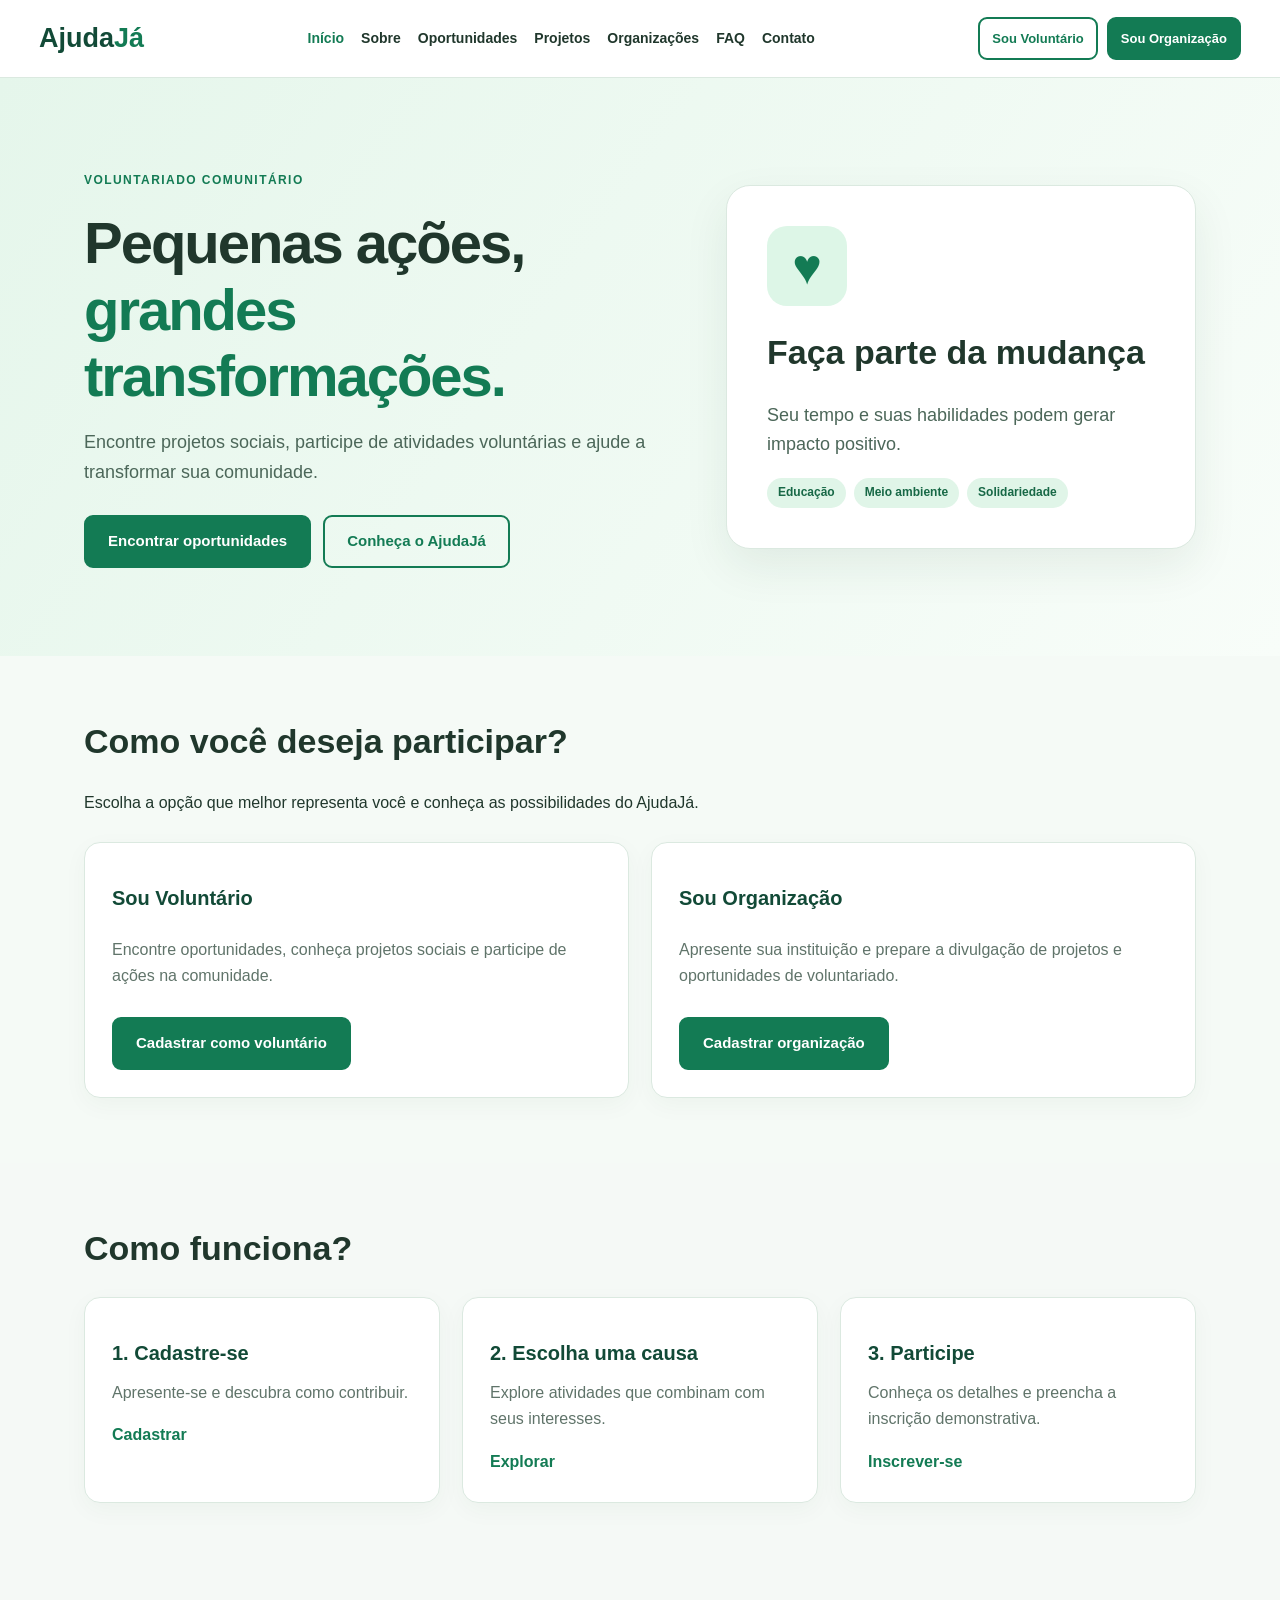
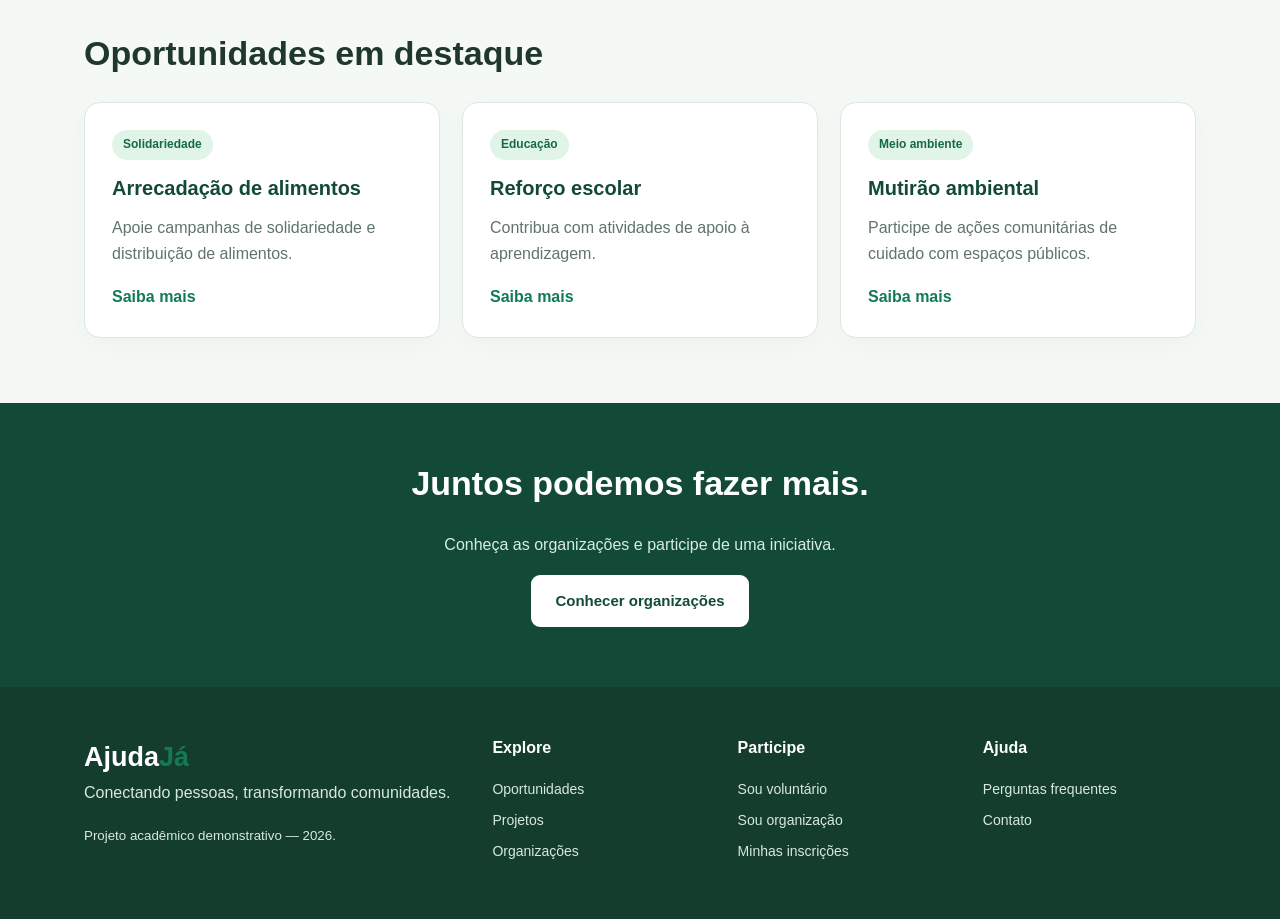
<file: html/index.html>
<!DOCTYPE html>
<html lang="pt-BR">

<head>
    <meta charset="UTF-8">
    <meta name="viewport" content="width=device-width, initial-scale=1.0">
    <meta name="description" content="AjudaJá: conectando voluntários a projetos sociais.">
    <meta name="author" content="Rikelme Weverton">
    <title>Início | AjudaJá</title>
    <link rel="stylesheet" href="../css/index.css">
</head>

<body>
    <a class="skip-link" href="#conteudo">Pular para conteúdo</a>
    <header id="cabecalho" class="site-header">
        <nav id="menu-principal" class="navbar" aria-label="Navegação principal"><a class="logo"
                href="index.html">Ajuda<span>Já</span></a>
            <ul class="menu">
                <li><a href="index.html" aria-current="page">Início</a></li>
                <li><a href="sobre.html">Sobre</a></li>
                <li><a href="oportunidades.html">Oportunidades</a></li>
                <li><a href="projetos.html">Projetos</a></li>
                <li><a href="organizacoes.html">Organizações</a></li>
                <li><a href="faq.html">FAQ</a></li>
                <li><a href="contato.html">Contato</a></li>
            </ul>
            <div class="nav-cadastros" aria-label="Opções de cadastro"><a class="btn-outline btn-small"
                    href="cadastro-voluntario.html">Sou Voluntário</a><a class="btn btn-small"
                    href="cadastro-organizacao.html">Sou Organização</a></div>
        </nav>
    </header>
    <main id="conteudo">
        <section class="hero">
            <div class="container hero-grid">
                <div><span class="eyebrow">Voluntariado comunitário</span>
                    <h1>Pequenas ações, <em>grandes transformações.</em></h1>
                    <p>Encontre projetos sociais, participe de atividades voluntárias e ajude a transformar sua
                        comunidade.</p>
                    <div class="actions"><a class="btn" href="oportunidades.html">Encontrar oportunidades</a><a
                            class="btn-outline" href="sobre.html">Conheça o AjudaJá</a></div>
                </div>
                <div class="hero-panel"><span class="hero-symbol" aria-hidden="true">♥</span>
                    <h2>Faça parte da mudança</h2>
                    <p>Seu tempo e suas habilidades podem gerar impacto positivo.</p>
                    <div class="pill-row"><span>Educação</span><span>Meio ambiente</span><span>Solidariedade</span>
                    </div>
                </div>
            </div>
        </section>
        <section class="section escolha-cadastro" aria-labelledby="titulo-cadastro">
            <div class="container">
                <h2 id="titulo-cadastro">Como você deseja participar?</h2>
                <p>Escolha a opção que melhor representa você e conheça as possibilidades do AjudaJá.</p>
                <div class="cards">
                    <article class="card">
                        <h3>Sou Voluntário</h3>
                        <p>Encontre oportunidades, conheça projetos sociais e participe de ações na comunidade.</p><a
                            class="btn" href="cadastro-voluntario.html">Cadastrar como voluntário</a>
                    </article>
                    <article class="card">
                        <h3>Sou Organização</h3>
                        <p>Apresente sua instituição e prepare a divulgação de projetos e oportunidades de voluntariado.
                        </p><a class="btn" href="cadastro-organizacao.html">Cadastrar organização</a>
                    </article>
                </div>
            </div>
        </section>
        <section class="section">
            <div class="container">
                <h2>Como funciona?</h2>
                <div class="cards">
                    <article class="card">
                        <h3>1. Cadastre-se</h3>
                        <p>Apresente-se e descubra como contribuir.</p><a class="text-link"
                            href="cadastro-voluntario.html">Cadastrar</a>
                    </article>
                    <article class="card">
                        <h3>2. Escolha uma causa</h3>
                        <p>Explore atividades que combinam com seus interesses.</p><a class="text-link"
                            href="oportunidades.html">Explorar</a>
                    </article>
                    <article class="card">
                        <h3>3. Participe</h3>
                        <p>Conheça os detalhes e preencha a inscrição demonstrativa.</p><a class="text-link"
                            href="inscricao.html">Inscrever-se</a>
                    </article>
                </div>
            </div>
        </section>
        <section class="section">
            <div class="container">
                <h2>Oportunidades em destaque</h2>
                <div class="cards">
                    <article class="card"><span class="tag">Solidariedade</span>
                        <h3>Arrecadação de alimentos</h3>
                        <p>Apoie campanhas de solidariedade e distribuição de alimentos.</p><a class="text-link"
                            href="detalhes.html">Saiba mais</a>
                    </article>
                    <article class="card"><span class="tag">Educação</span>
                        <h3>Reforço escolar</h3>
                        <p>Contribua com atividades de apoio à aprendizagem.</p><a class="text-link"
                            href="detalhes.html">Saiba mais</a>
                    </article>
                    <article class="card"><span class="tag">Meio ambiente</span>
                        <h3>Mutirão ambiental</h3>
                        <p>Participe de ações comunitárias de cuidado com espaços públicos.</p><a class="text-link"
                            href="detalhes.html">Saiba mais</a>
                    </article>
                </div>
            </div>
        </section>
        <section class="cta">
            <div class="container">
                <h2>Juntos podemos fazer mais.</h2>
                <p>Conheça as organizações e participe de uma iniciativa.</p><a class="btn-light"
                    href="organizacoes.html">Conhecer organizações</a>
            </div>
        </section>
    </main>
    <footer id="rodape" class="site-footer">
        <div class="container footer-grid">
            <div><a class="logo footer-logo" href="index.html">Ajuda<span>Já</span></a>
                <p>Conectando pessoas, transformando comunidades.</p><small>Projeto acadêmico demonstrativo —
                    2026.</small>
            </div>
            <div>
                <h3>Explore</h3><a href="oportunidades.html">Oportunidades</a><a href="projetos.html">Projetos</a><a
                    href="organizacoes.html">Organizações</a>
            </div>
            <div>
                <h3>Participe</h3><a href="cadastro-voluntario.html">Sou voluntário</a><a
                    href="cadastro-organizacao.html">Sou organização</a><a href="minhas-inscricoes.html">Minhas
                    inscrições</a>
            </div>
            <div>
                <h3>Ajuda</h3><a href="faq.html">Perguntas frequentes</a><a href="contato.html">Contato</a>
            </div>
        </div>
    </footer>
</body>

</html>
</file>
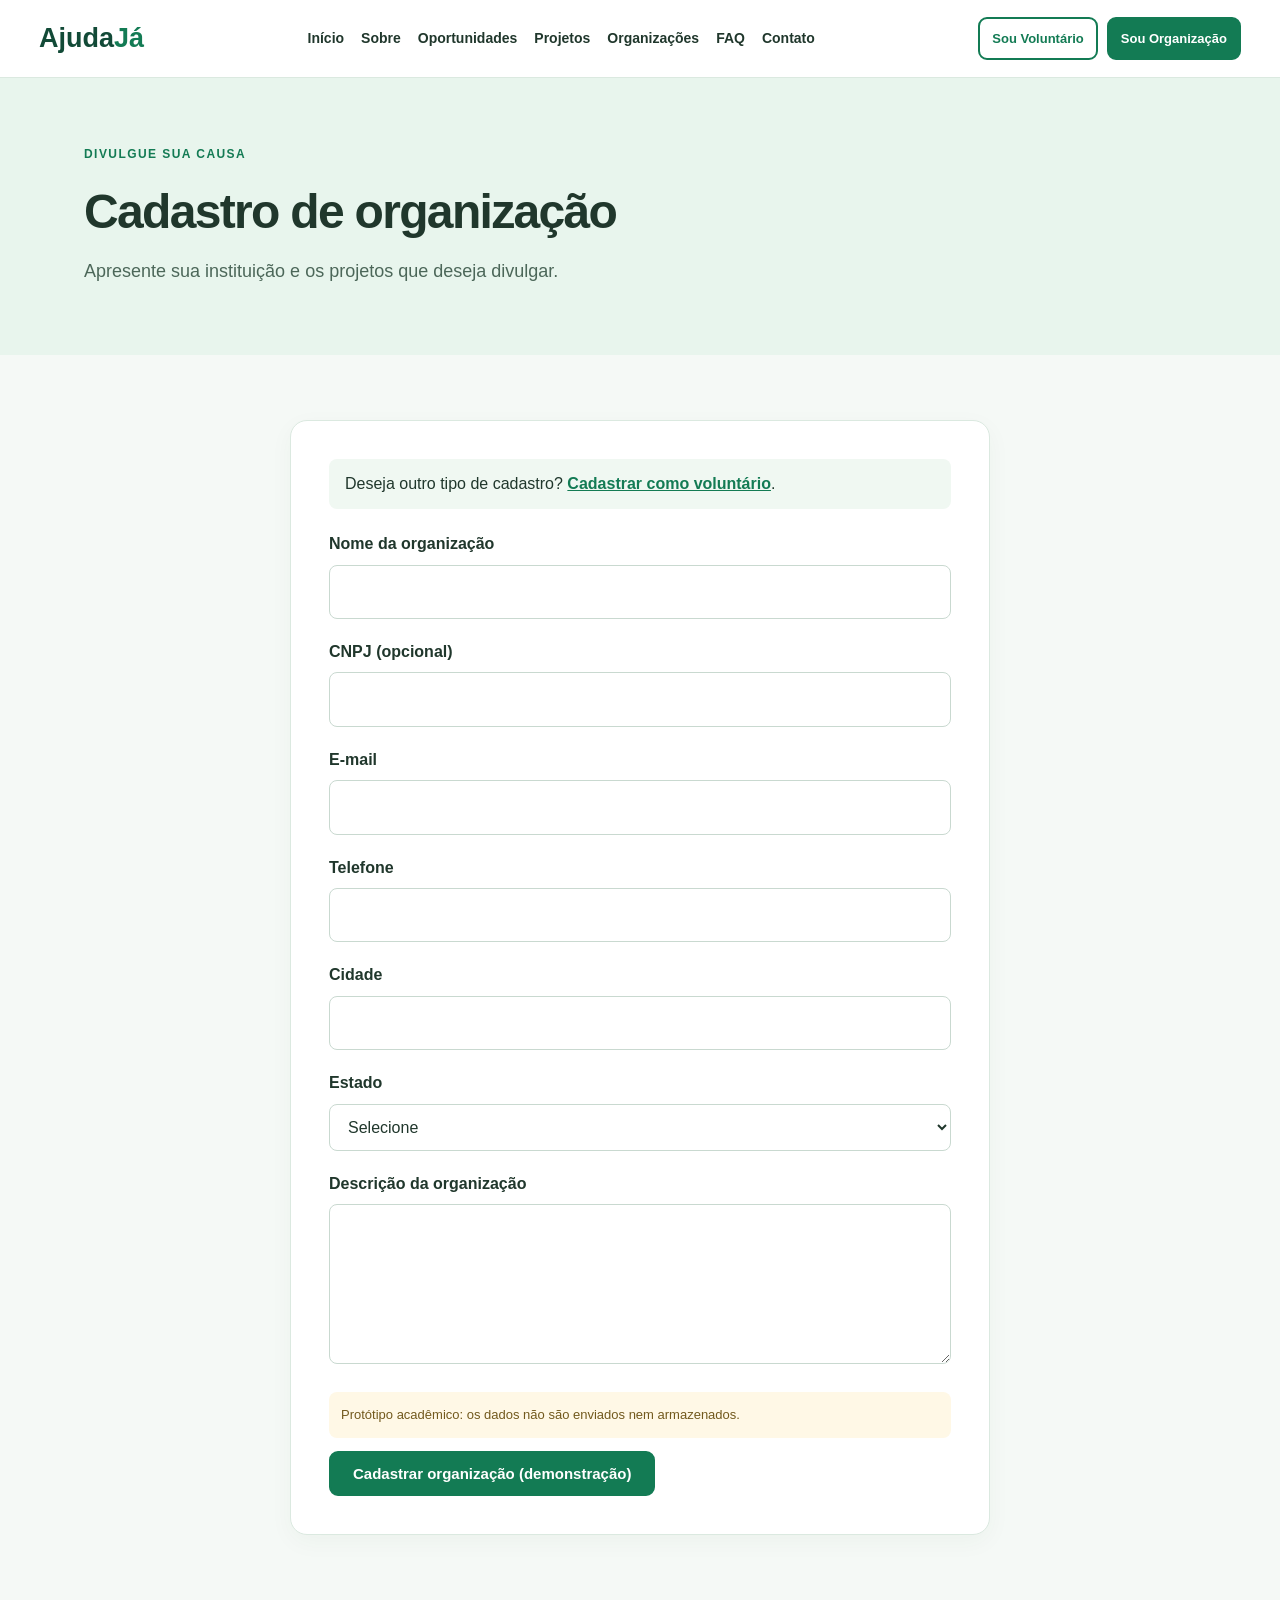
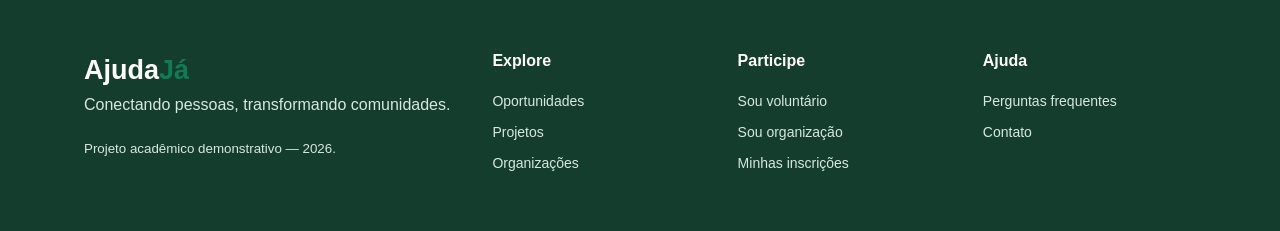
<file: html/cadastro-organizacao.html>
<!DOCTYPE html>
<html lang="pt-BR">

<head>
    <meta charset="UTF-8">
    <meta name="viewport" content="width=device-width, initial-scale=1.0">
    <meta name="description" content="AjudaJá: conectando voluntários a projetos sociais.">
    <meta name="author" content="Rikelme Weverton">
    <title>Cadastro de organização | AjudaJá</title>
    <link rel="stylesheet" href="../css/cadastro-organizacao.css">
</head>

<body>
    <a class="skip-link" href="#conteudo">Pular para conteúdo</a>
    <header id="cabecalho" class="site-header">
        <nav id="menu-principal" class="navbar" aria-label="Navegação principal"><a class="logo"
                href="index.html">Ajuda<span>Já</span></a>
            <ul class="menu">
                <li><a href="index.html">Início</a></li>
                <li><a href="sobre.html">Sobre</a></li>
                <li><a href="oportunidades.html">Oportunidades</a></li>
                <li><a href="projetos.html">Projetos</a></li>
                <li><a href="organizacoes.html">Organizações</a></li>
                <li><a href="faq.html">FAQ</a></li>
                <li><a href="contato.html">Contato</a></li>
            </ul>
            <div class="nav-cadastros" aria-label="Opções de cadastro"><a class="btn-outline btn-small"
                    href="cadastro-voluntario.html">Sou Voluntário</a><a class="btn btn-small"
                    href="cadastro-organizacao.html">Sou Organização</a></div>
        </nav>
    </header>
    <main id="conteudo">
        <section class="page-intro">
            <div class="container"><span class="eyebrow">Divulgue sua causa</span>
                <h1>Cadastro de organização</h1>
                <p>Apresente sua instituição e os projetos que deseja divulgar.</p>
            </div>
        </section>
        <section class="section">
            <div class="container">
                <div class="form-container">
                    <p class="troca-cadastro">Deseja outro tipo de cadastro? <a
                            href="cadastro-voluntario.html">Cadastrar como voluntário</a>.</p>
                    <form action="#" method="get" onsubmit="return false">
                        <div class="campo"><label for="nome">Nome da organização</label><input id="nome" name="nome"
                                type="text" placeholder="" required></div>
                        <div class="campo"><label for="cnpj">CNPJ (opcional)</label><input id="cnpj" name="cnpj"
                                type="text" placeholder="" maxlength="18"></div>
                        <div class="campo"><label for="email">E-mail</label><input id="email" name="email" type="email"
                                placeholder="" required></div>
                        <div class="campo"><label for="telefone">Telefone</label><input id="telefone" name="telefone"
                                type="tel" placeholder="" required></div>
                        <div class="campo"><label for="cidade">Cidade</label><input id="cidade" name="cidade"
                                type="text" placeholder="" required></div>
                        <div class="campo"><label for="estado">Estado</label><select id="estado" name="estado" required>
                                <option value="">Selecione</option>
                                <option value="PB">PB</option>
                                <option value="PE">PE</option>
                                <option value="RN">RN</option>
                                <option value="CE">CE</option>
                                <option value="BA">BA</option>
                                <option value="AL">AL</option>
                                <option value="SE">SE</option>
                                <option value="Outro">Outro</option>
                            </select></div>
                        <div class="campo"><label for="descricao">Descrição da organização</label><textarea
                                id="descricao" name="descricao" rows="5" required></textarea></div>
                        <p class="form-notice">Protótipo acadêmico: os dados não são enviados nem armazenados.</p>
                        <button type="submit" class="btn">Cadastrar organização (demonstração)</button>
                    </form>
                </div>
            </div>
        </section>
    </main>
    <footer id="rodape" class="site-footer">
        <div class="container footer-grid">
            <div><a class="logo footer-logo" href="index.html">Ajuda<span>Já</span></a>
                <p>Conectando pessoas, transformando comunidades.</p><small>Projeto acadêmico demonstrativo —
                    2026.</small>
            </div>
            <div>
                <h3>Explore</h3><a href="oportunidades.html">Oportunidades</a><a href="projetos.html">Projetos</a><a
                    href="organizacoes.html">Organizações</a>
            </div>
            <div>
                <h3>Participe</h3><a href="cadastro-voluntario.html">Sou voluntário</a><a
                    href="cadastro-organizacao.html">Sou organização</a><a href="minhas-inscricoes.html">Minhas
                    inscrições</a>
            </div>
            <div>
                <h3>Ajuda</h3><a href="faq.html">Perguntas frequentes</a><a href="contato.html">Contato</a>
            </div>
        </div>
    </footer>
</body>

</html>
</file>
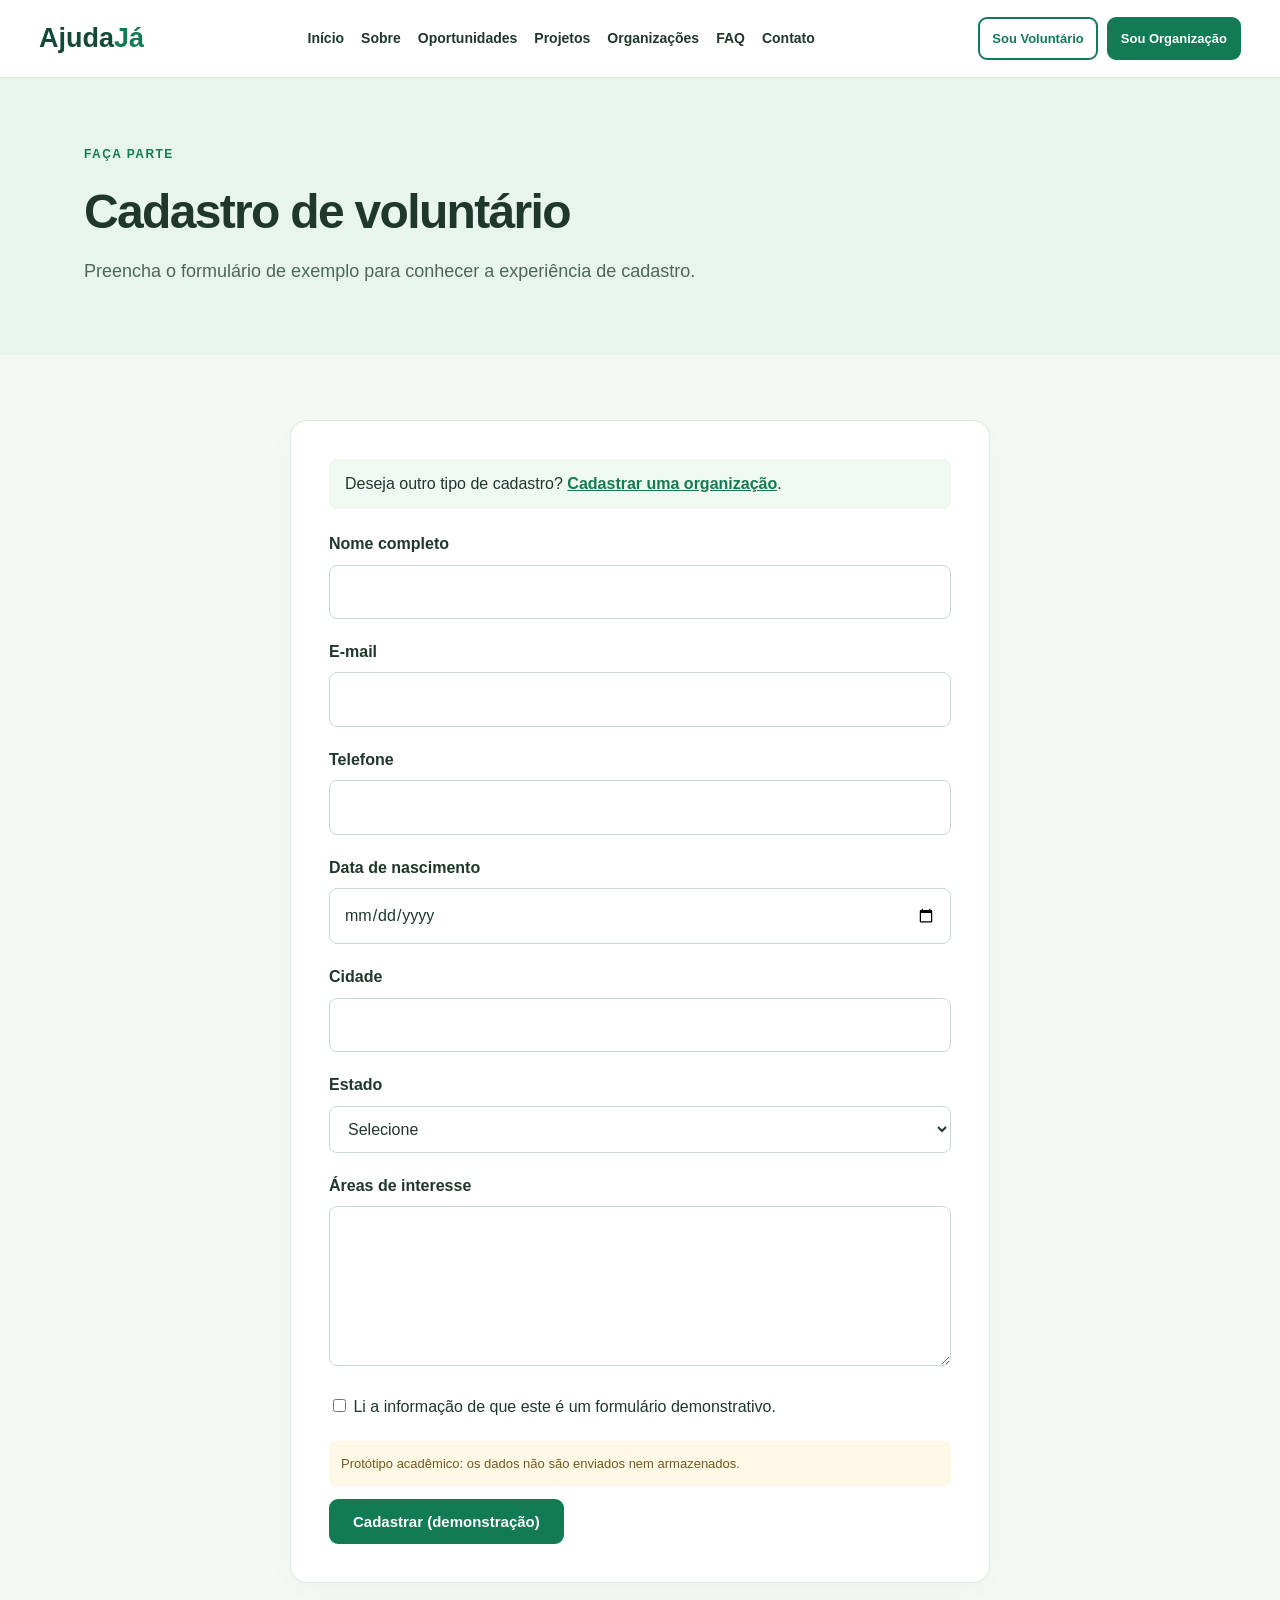
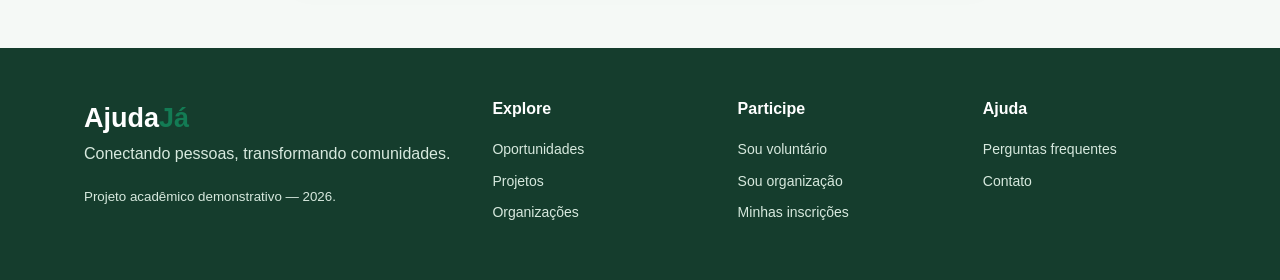
<file: html/cadastro-voluntario.html>
<!DOCTYPE html>
<html lang="pt-BR">

<head>
    <meta charset="UTF-8">
    <meta name="viewport" content="width=device-width, initial-scale=1.0">
    <meta name="description" content="AjudaJá: conectando voluntários a projetos sociais.">
    <meta name="author" content="Rikelme Weverton">
    <title>Cadastro de voluntário | AjudaJá</title>
    <link rel="stylesheet" href="../css/cadastro-voluntario.css">
</head>

<body>
    <a class="skip-link" href="#conteudo">Pular para conteúdo</a>
    <header id="cabecalho" class="site-header">
        <nav id="menu-principal" class="navbar" aria-label="Navegação principal"><a class="logo"
                href="index.html">Ajuda<span>Já</span></a>
            <ul class="menu">
                <li><a href="index.html">Início</a></li>
                <li><a href="sobre.html">Sobre</a></li>
                <li><a href="oportunidades.html">Oportunidades</a></li>
                <li><a href="projetos.html">Projetos</a></li>
                <li><a href="organizacoes.html">Organizações</a></li>
                <li><a href="faq.html">FAQ</a></li>
                <li><a href="contato.html">Contato</a></li>
            </ul>
            <div class="nav-cadastros" aria-label="Opções de cadastro"><a class="btn-outline btn-small"
                    href="cadastro-voluntario.html">Sou Voluntário</a><a class="btn btn-small"
                    href="cadastro-organizacao.html">Sou Organização</a></div>
        </nav>
    </header>
    <main id="conteudo">
        <section class="page-intro">
            <div class="container"><span class="eyebrow">Faça parte</span>
                <h1>Cadastro de voluntário</h1>
                <p>Preencha o formulário de exemplo para conhecer a experiência de cadastro.</p>
            </div>
        </section>
        <section class="section">
            <div class="container">
                <div class="form-container">
                    <p class="troca-cadastro">Deseja outro tipo de cadastro? <a
                            href="cadastro-organizacao.html">Cadastrar uma organização</a>.</p>
                    <form action="#" method="get" onsubmit="return false">
                        <div class="campo"><label for="nome">Nome completo</label><input id="nome" name="nome"
                                type="text" placeholder="" required maxlength="150"></div>
                        <div class="campo"><label for="email">E-mail</label><input id="email" name="email" type="email"
                                placeholder="" required></div>
                        <div class="campo"><label for="telefone">Telefone</label><input id="telefone" name="telefone"
                                type="tel" placeholder="" required></div>
                        <div class="campo"><label for="data_nascimento">Data de nascimento</label><input
                                id="data_nascimento" name="data_nascimento" type="date" placeholder="" required></div>
                        <div class="campo"><label for="cidade">Cidade</label><input id="cidade" name="cidade"
                                type="text" placeholder="" required></div>
                        <div class="campo"><label for="estado">Estado</label><select id="estado" name="estado" required>
                                <option value="">Selecione</option>
                                <option value="PB">PB</option>
                                <option value="PE">PE</option>
                                <option value="RN">RN</option>
                                <option value="CE">CE</option>
                                <option value="BA">BA</option>
                                <option value="AL">AL</option>
                                <option value="SE">SE</option>
                                <option value="Outro">Outro</option>
                            </select></div>
                        <div class="campo"><label for="interesses">Áreas de interesse</label><textarea id="interesses"
                                name="interesses" rows="5" required></textarea></div>
                        <div class="check"><label><input type="checkbox" required> Li a informação de que este é um
                                formulário demonstrativo.</label></div>
                        <p class="form-notice">Protótipo acadêmico: os dados não são enviados nem armazenados.</p>
                        <button type="submit" class="btn">Cadastrar (demonstração)</button>
                    </form>
                </div>
            </div>
        </section>
    </main>
    <footer id="rodape" class="site-footer">
        <div class="container footer-grid">
            <div><a class="logo footer-logo" href="index.html">Ajuda<span>Já</span></a>
                <p>Conectando pessoas, transformando comunidades.</p><small>Projeto acadêmico demonstrativo —
                    2026.</small>
            </div>
            <div>
                <h3>Explore</h3><a href="oportunidades.html">Oportunidades</a><a href="projetos.html">Projetos</a><a
                    href="organizacoes.html">Organizações</a>
            </div>
            <div>
                <h3>Participe</h3><a href="cadastro-voluntario.html">Sou voluntário</a><a
                    href="cadastro-organizacao.html">Sou organização</a><a href="minhas-inscricoes.html">Minhas
                    inscrições</a>
            </div>
            <div>
                <h3>Ajuda</h3><a href="faq.html">Perguntas frequentes</a><a href="contato.html">Contato</a>
            </div>
        </div>
    </footer>
</body>

</html>
</file>
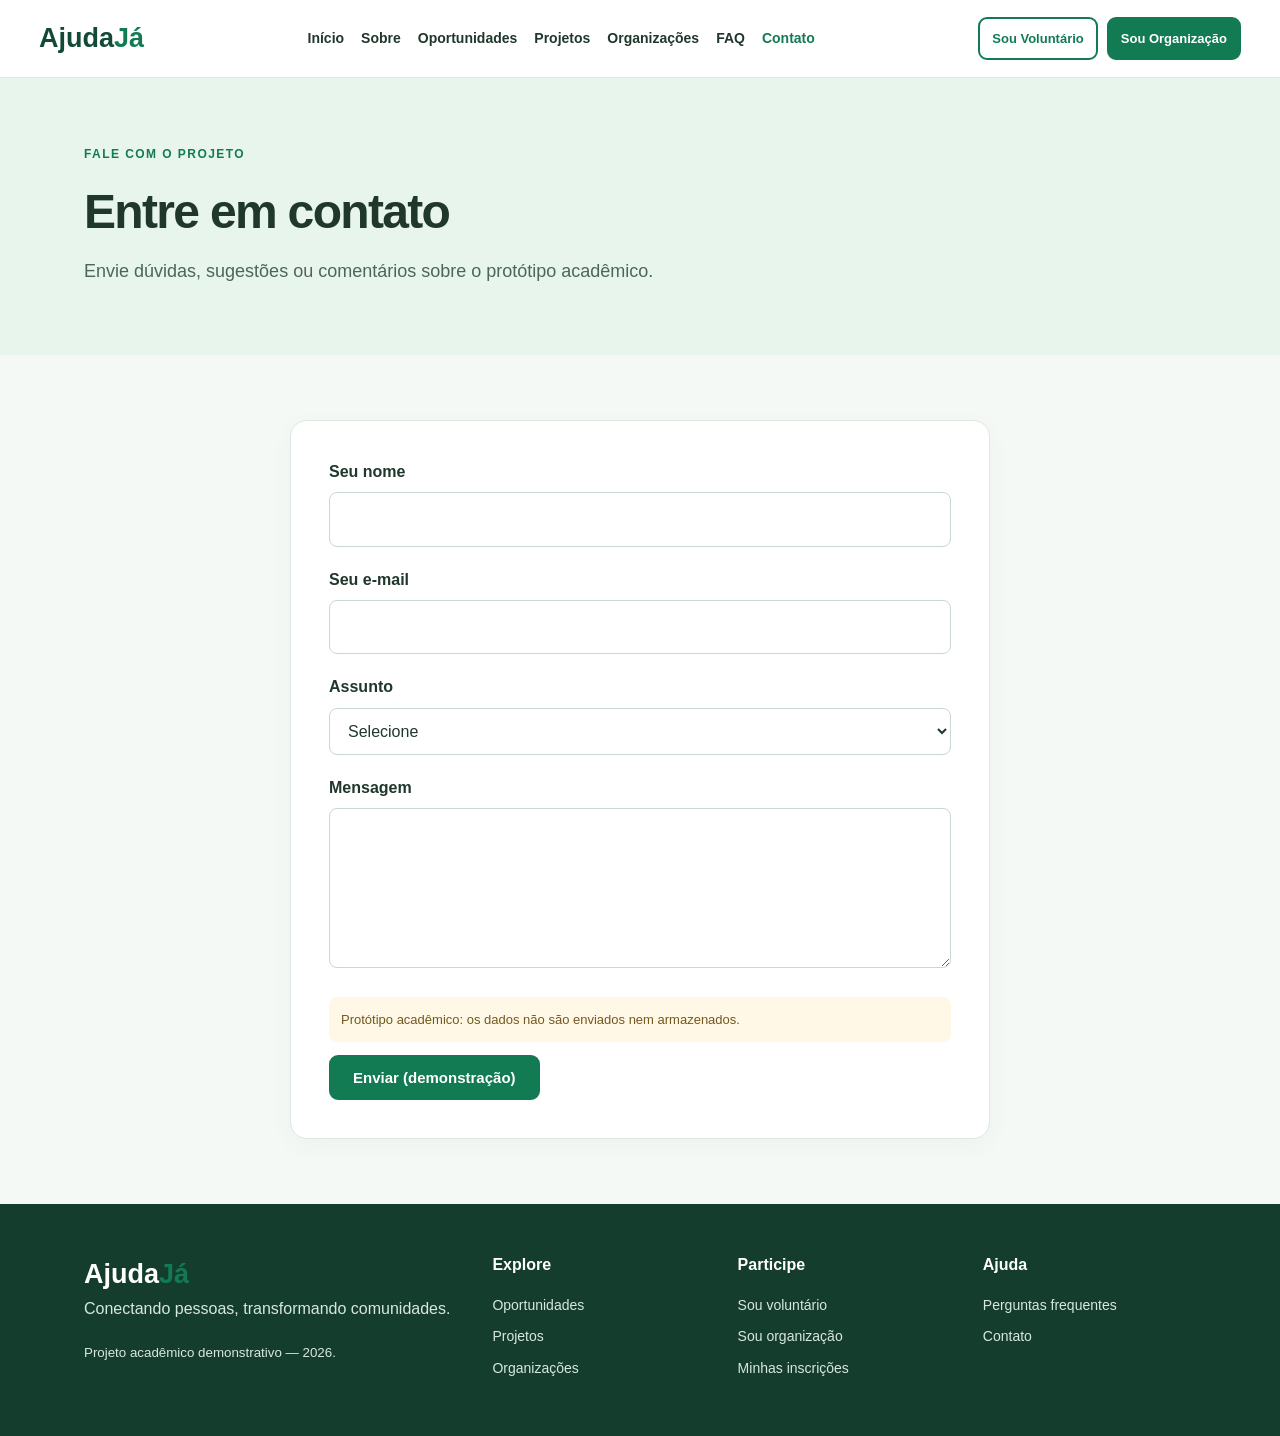
<file: html/contato.html>
<!DOCTYPE html>
<html lang="pt-BR">

<head>
    <meta charset="UTF-8">
    <meta name="viewport" content="width=device-width, initial-scale=1.0">
    <meta name="description" content="AjudaJá: conectando voluntários a projetos sociais.">
    <meta name="author" content="Rikelme Weverton">
    <title>Contato | AjudaJá</title>
    <link rel="stylesheet" href="../css/contato.css">
</head>

<body>
    <a class="skip-link" href="#conteudo">Pular para conteúdo</a>
    <header id="cabecalho" class="site-header">
        <nav id="menu-principal" class="navbar" aria-label="Navegação principal"><a class="logo"
                href="index.html">Ajuda<span>Já</span></a>
            <ul class="menu">
                <li><a href="index.html">Início</a></li>
                <li><a href="sobre.html">Sobre</a></li>
                <li><a href="oportunidades.html">Oportunidades</a></li>
                <li><a href="projetos.html">Projetos</a></li>
                <li><a href="organizacoes.html">Organizações</a></li>
                <li><a href="faq.html">FAQ</a></li>
                <li><a href="contato.html" aria-current="page">Contato</a></li>
            </ul>
            <div class="nav-cadastros" aria-label="Opções de cadastro"><a class="btn-outline btn-small"
                    href="cadastro-voluntario.html">Sou Voluntário</a><a class="btn btn-small"
                    href="cadastro-organizacao.html">Sou Organização</a></div>
        </nav>
    </header>
    <main id="conteudo">
        <section class="page-intro">
            <div class="container"><span class="eyebrow">Fale com o projeto</span>
                <h1>Entre em contato</h1>
                <p>Envie dúvidas, sugestões ou comentários sobre o protótipo acadêmico.</p>
            </div>
        </section>
        <section class="section">
            <div class="container">
                <div class="form-container">
                    <form action="#" method="get" onsubmit="return false">
                        <div class="campo"><label for="nome">Seu nome</label><input id="nome" name="nome" type="text"
                                placeholder="" required></div>
                        <div class="campo"><label for="email">Seu e-mail</label><input id="email" name="email"
                                type="email" placeholder="" required></div>
                        <div class="campo"><label for="assunto">Assunto</label><select id="assunto" name="assunto"
                                required>
                                <option value="">Selecione</option>
                                <option value="duvida">Dúvida</option>
                                <option value="sugestao">Sugestão</option>
                                <option value="organizacao">Organização</option>
                                <option value="outro">Outro</option>
                            </select></div>
                        <div class="campo"><label for="mensagem">Mensagem</label><textarea id="mensagem" name="mensagem"
                                rows="5" required></textarea></div>
                        <p class="form-notice">Protótipo acadêmico: os dados não são enviados nem armazenados.</p>
                        <button type="submit" class="btn">Enviar (demonstração)</button>
                    </form>
                </div>
            </div>
        </section>
    </main>
    <footer id="rodape" class="site-footer">
        <div class="container footer-grid">
            <div><a class="logo footer-logo" href="index.html">Ajuda<span>Já</span></a>
                <p>Conectando pessoas, transformando comunidades.</p><small>Projeto acadêmico demonstrativo —
                    2026.</small>
            </div>
            <div>
                <h3>Explore</h3><a href="oportunidades.html">Oportunidades</a><a href="projetos.html">Projetos</a><a
                    href="organizacoes.html">Organizações</a>
            </div>
            <div>
                <h3>Participe</h3><a href="cadastro-voluntario.html">Sou voluntário</a><a
                    href="cadastro-organizacao.html">Sou organização</a><a href="minhas-inscricoes.html">Minhas
                    inscrições</a>
            </div>
            <div>
                <h3>Ajuda</h3><a href="faq.html">Perguntas frequentes</a><a href="contato.html">Contato</a>
            </div>
        </div>
    </footer>
</body>

</html>
</file>
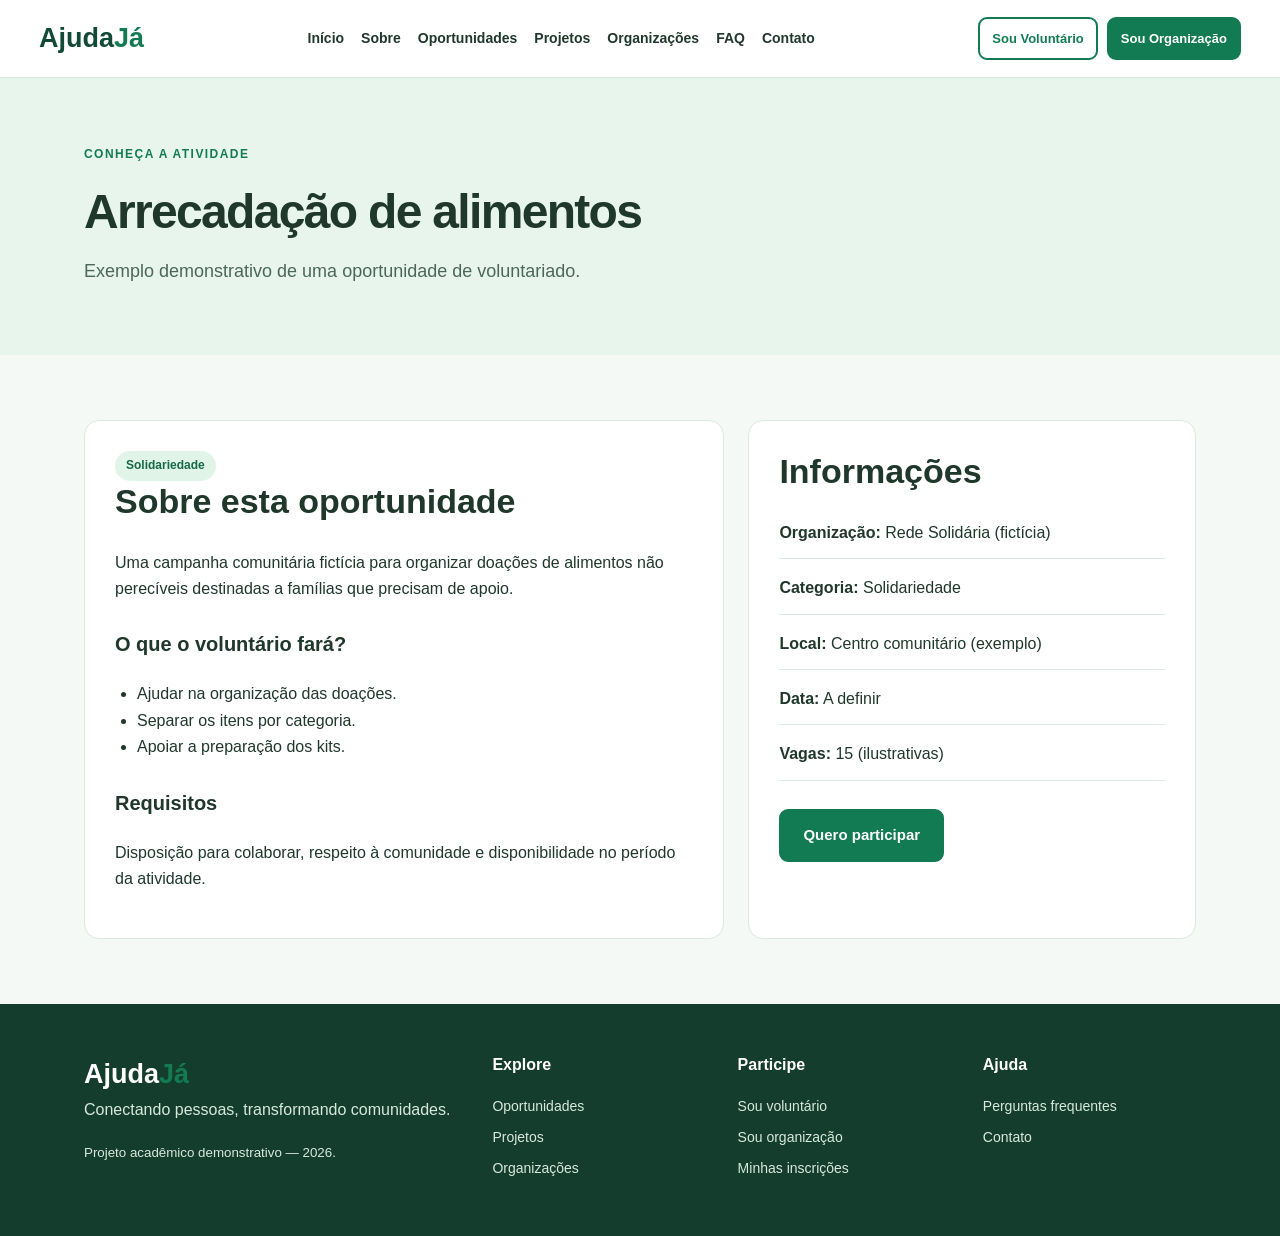
<file: html/detalhes.html>
<!DOCTYPE html>
<html lang="pt-BR">

<head>
    <meta charset="UTF-8">
    <meta name="viewport" content="width=device-width, initial-scale=1.0">
    <meta name="description" content="AjudaJá: conectando voluntários a projetos sociais.">
    <meta name="author" content="Rikelme Weverton">
    <title>Detalhes da oportunidade | AjudaJá</title>
    <link rel="stylesheet" href="../css/detalhes.css">
</head>

<body>
    <a class="skip-link" href="#conteudo">Pular para conteúdo</a>
    <header id="cabecalho" class="site-header">
        <nav id="menu-principal" class="navbar" aria-label="Navegação principal"><a class="logo"
                href="index.html">Ajuda<span>Já</span></a>
            <ul class="menu">
                <li><a href="index.html">Início</a></li>
                <li><a href="sobre.html">Sobre</a></li>
                <li><a href="oportunidades.html">Oportunidades</a></li>
                <li><a href="projetos.html">Projetos</a></li>
                <li><a href="organizacoes.html">Organizações</a></li>
                <li><a href="faq.html">FAQ</a></li>
                <li><a href="contato.html">Contato</a></li>
            </ul>
            <div class="nav-cadastros" aria-label="Opções de cadastro"><a class="btn-outline btn-small"
                    href="cadastro-voluntario.html">Sou Voluntário</a><a class="btn btn-small"
                    href="cadastro-organizacao.html">Sou Organização</a></div>
        </nav>
    </header>
    <main id="conteudo">
        <section class="page-intro">
            <div class="container"><span class="eyebrow">Conheça a atividade</span>
                <h1>Arrecadação de alimentos</h1>
                <p>Exemplo demonstrativo de uma oportunidade de voluntariado.</p>
            </div>
        </section>
        <section class="section">
            <div class="container detail-layout">
                <article class="detail-main"><span class="tag">Solidariedade</span>
                    <h2>Sobre esta oportunidade</h2>
                    <p>Uma campanha comunitária fictícia para organizar doações de alimentos não perecíveis destinadas a
                        famílias que precisam de apoio.</p>
                    <h3>O que o voluntário fará?</h3>
                    <ul class="content-list">
                        <li>Ajudar na organização das doações.</li>
                        <li>Separar os itens por categoria.</li>
                        <li>Apoiar a preparação dos kits.</li>
                    </ul>
                    <h3>Requisitos</h3>
                    <p>Disposição para colaborar, respeito à comunidade e disponibilidade no período da atividade.</p>
                </article>
                <aside class="detail-aside">
                    <h2>Informações</h2>
                    <p><strong>Organização:</strong> Rede Solidária (fictícia)</p>
                    <p><strong>Categoria:</strong> Solidariedade</p>
                    <p><strong>Local:</strong> Centro comunitário (exemplo)</p>
                    <p><strong>Data:</strong> A definir</p>
                    <p><strong>Vagas:</strong> 15 (ilustrativas)</p><a class="btn" href="inscricao.html">Quero
                        participar</a>
                </aside>
            </div>
        </section>
    </main>
    <footer id="rodape" class="site-footer">
        <div class="container footer-grid">
            <div><a class="logo footer-logo" href="index.html">Ajuda<span>Já</span></a>
                <p>Conectando pessoas, transformando comunidades.</p><small>Projeto acadêmico demonstrativo —
                    2026.</small>
            </div>
            <div>
                <h3>Explore</h3><a href="oportunidades.html">Oportunidades</a><a href="projetos.html">Projetos</a><a
                    href="organizacoes.html">Organizações</a>
            </div>
            <div>
                <h3>Participe</h3><a href="cadastro-voluntario.html">Sou voluntário</a><a
                    href="cadastro-organizacao.html">Sou organização</a><a href="minhas-inscricoes.html">Minhas
                    inscrições</a>
            </div>
            <div>
                <h3>Ajuda</h3><a href="faq.html">Perguntas frequentes</a><a href="contato.html">Contato</a>
            </div>
        </div>
    </footer>
</body>

</html>
</file>
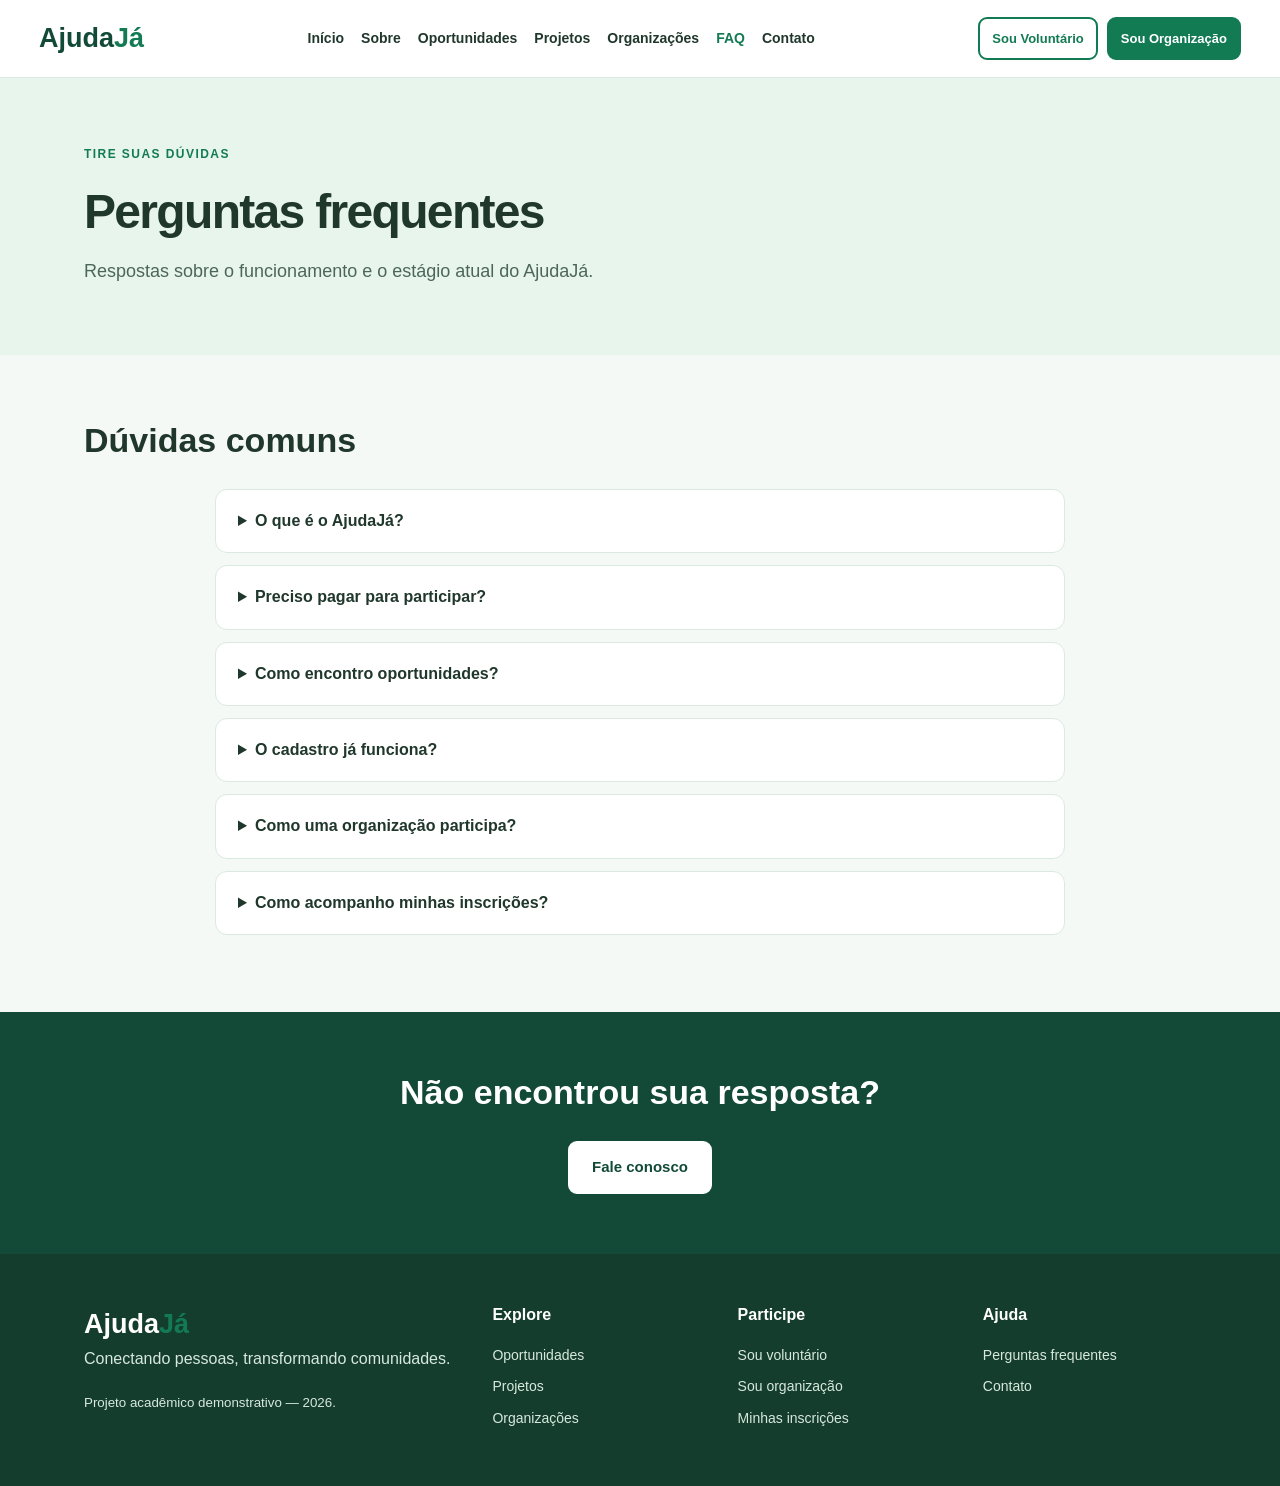
<file: html/faq.html>
<!DOCTYPE html>
<html lang="pt-BR">

<head>
    <meta charset="UTF-8">
    <meta name="viewport" content="width=device-width, initial-scale=1.0">
    <meta name="description" content="AjudaJá: conectando voluntários a projetos sociais.">
    <meta name="author" content="Rikelme Weverton">
    <title>Perguntas frequentes | AjudaJá</title>
    <link rel="stylesheet" href="../css/faq.css">
</head>

<body>
    <a class="skip-link" href="#conteudo">Pular para conteúdo</a>
    <header id="cabecalho" class="site-header">
        <nav id="menu-principal" class="navbar" aria-label="Navegação principal"><a class="logo"
                href="index.html">Ajuda<span>Já</span></a>
            <ul class="menu">
                <li><a href="index.html">Início</a></li>
                <li><a href="sobre.html">Sobre</a></li>
                <li><a href="oportunidades.html">Oportunidades</a></li>
                <li><a href="projetos.html">Projetos</a></li>
                <li><a href="organizacoes.html">Organizações</a></li>
                <li><a href="faq.html" aria-current="page">FAQ</a></li>
                <li><a href="contato.html">Contato</a></li>
            </ul>
            <div class="nav-cadastros" aria-label="Opções de cadastro"><a class="btn-outline btn-small"
                    href="cadastro-voluntario.html">Sou Voluntário</a><a class="btn btn-small"
                    href="cadastro-organizacao.html">Sou Organização</a></div>
        </nav>
    </header>
    <main id="conteudo">
        <section class="page-intro">
            <div class="container"><span class="eyebrow">Tire suas dúvidas</span>
                <h1>Perguntas frequentes</h1>
                <p>Respostas sobre o funcionamento e o estágio atual do AjudaJá.</p>
            </div>
        </section>
        <section class="section">
            <div class="container">
                <h2>Dúvidas comuns</h2>
                <div class="faq-list">
                    <details>
                        <summary>O que é o AjudaJá?</summary>
                        <p>É um protótipo acadêmico de plataforma para divulgar oportunidades de voluntariado.</p>
                    </details>
                    <details>
                        <summary>Preciso pagar para participar?</summary>
                        <p>A proposta é conectar pessoas a ações voluntárias, sem cobrança de inscrição pela plataforma.
                        </p>
                    </details>
                    <details>
                        <summary>Como encontro oportunidades?</summary>
                        <p>Acesse a página Oportunidades e escolha uma atividade para conhecer os detalhes.</p>
                    </details>
                    <details>
                        <summary>O cadastro já funciona?</summary>
                        <p>Ainda não. Os formulários são demonstrativos e não armazenam dados.</p>
                    </details>
                    <details>
                        <summary>Como uma organização participa?</summary>
                        <p>Na versão proposta, organizações poderão cadastrar seus dados e divulgar projetos e
                            oportunidades.</p>
                    </details>
                    <details>
                        <summary>Como acompanho minhas inscrições?</summary>
                        <p>A página Minhas inscrições apresenta dados fictícios. A funcionalidade real será desenvolvida
                            futuramente.</p>
                    </details>
                </div>
            </div>
        </section>
        <section class="cta">
            <div class="container">
                <h2>Não encontrou sua resposta?</h2><a class="btn-light" href="contato.html">Fale conosco</a>
            </div>
        </section>
    </main>
    <footer id="rodape" class="site-footer">
        <div class="container footer-grid">
            <div><a class="logo footer-logo" href="index.html">Ajuda<span>Já</span></a>
                <p>Conectando pessoas, transformando comunidades.</p><small>Projeto acadêmico demonstrativo —
                    2026.</small>
            </div>
            <div>
                <h3>Explore</h3><a href="oportunidades.html">Oportunidades</a><a href="projetos.html">Projetos</a><a
                    href="organizacoes.html">Organizações</a>
            </div>
            <div>
                <h3>Participe</h3><a href="cadastro-voluntario.html">Sou voluntário</a><a
                    href="cadastro-organizacao.html">Sou organização</a><a href="minhas-inscricoes.html">Minhas
                    inscrições</a>
            </div>
            <div>
                <h3>Ajuda</h3><a href="faq.html">Perguntas frequentes</a><a href="contato.html">Contato</a>
            </div>
        </div>
    </footer>
</body>

</html>
</file>
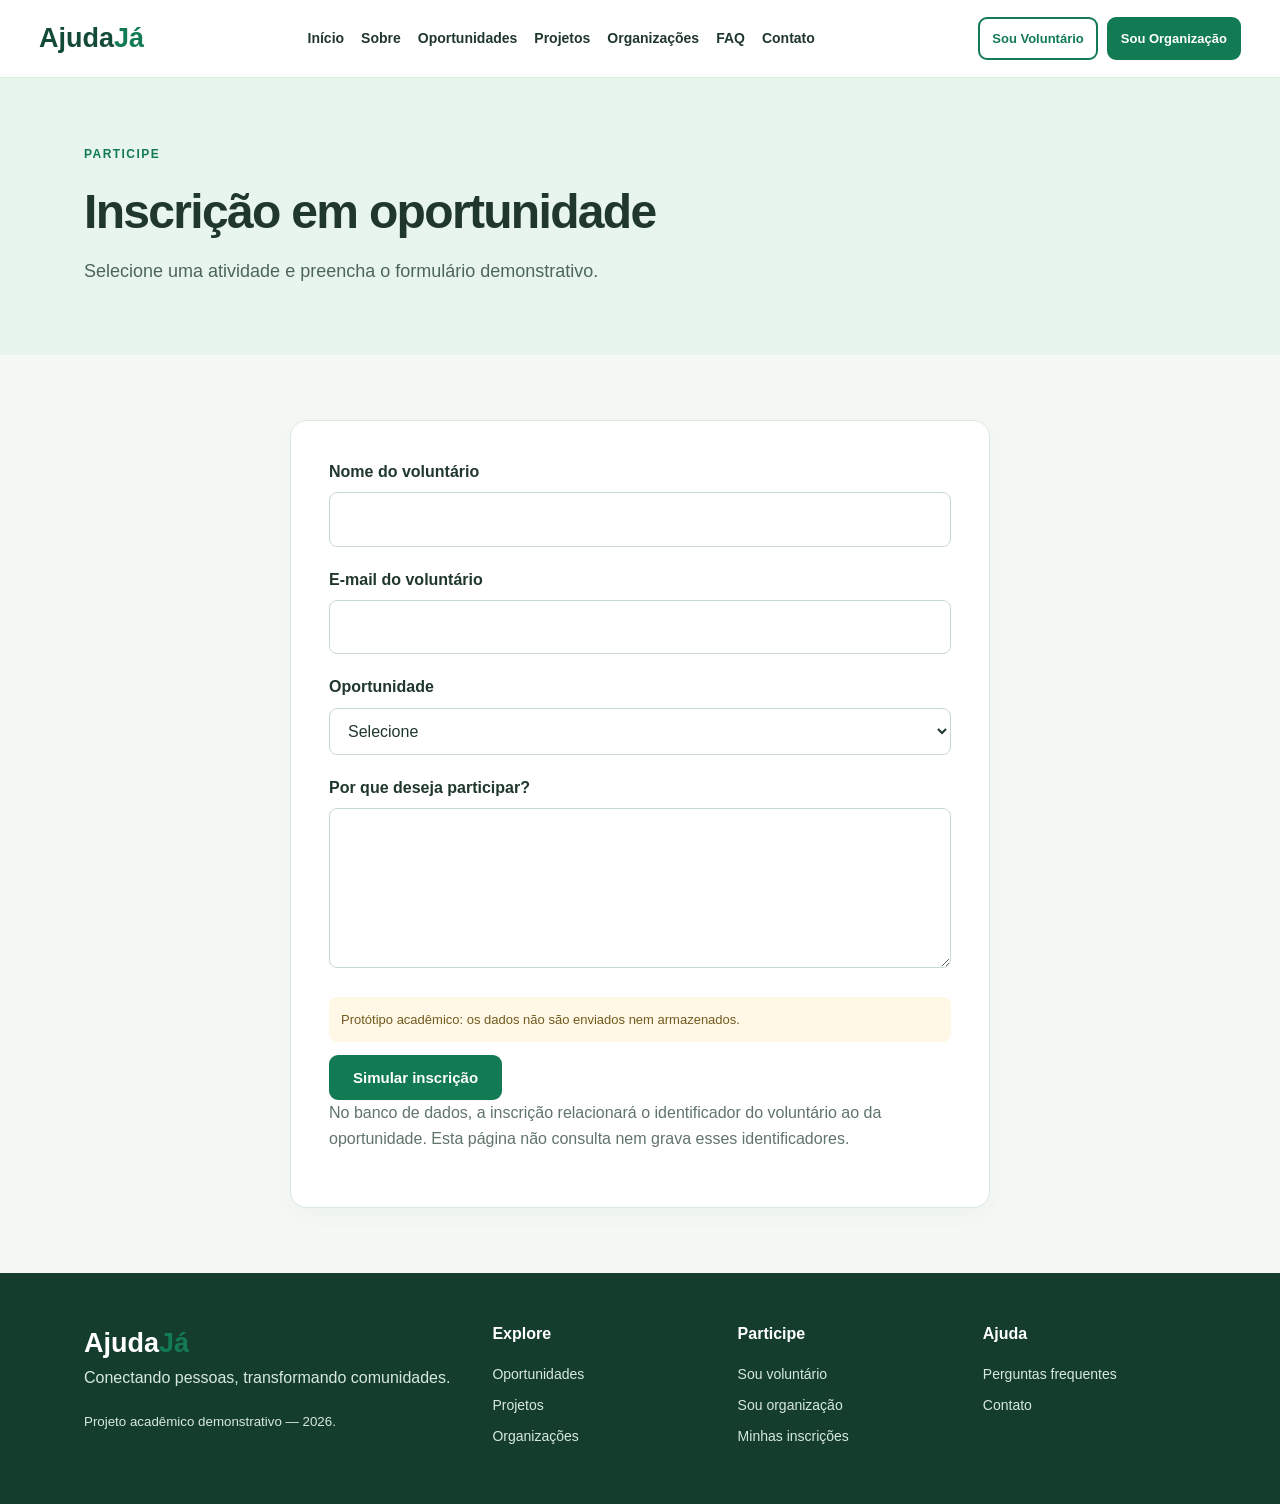
<file: html/inscricao.html>
<!DOCTYPE html>
<html lang="pt-BR">

<head>
    <meta charset="UTF-8">
    <meta name="viewport" content="width=device-width, initial-scale=1.0">
    <meta name="description" content="AjudaJá: conectando voluntários a projetos sociais.">
    <meta name="author" content="Rikelme Weverton">
    <title>Inscrição | AjudaJá</title>
    <link rel="stylesheet" href="../css/inscricao.css">
</head>

<body>
    <a class="skip-link" href="#conteudo">Pular para conteúdo</a>
    <header id="cabecalho" class="site-header">
        <nav id="menu-principal" class="navbar" aria-label="Navegação principal"><a class="logo"
                href="index.html">Ajuda<span>Já</span></a>
            <ul class="menu">
                <li><a href="index.html">Início</a></li>
                <li><a href="sobre.html">Sobre</a></li>
                <li><a href="oportunidades.html">Oportunidades</a></li>
                <li><a href="projetos.html">Projetos</a></li>
                <li><a href="organizacoes.html">Organizações</a></li>
                <li><a href="faq.html">FAQ</a></li>
                <li><a href="contato.html">Contato</a></li>
            </ul>
            <div class="nav-cadastros" aria-label="Opções de cadastro"><a class="btn-outline btn-small"
                    href="cadastro-voluntario.html">Sou Voluntário</a><a class="btn btn-small"
                    href="cadastro-organizacao.html">Sou Organização</a></div>
        </nav>
    </header>
    <main id="conteudo">
        <section class="page-intro">
            <div class="container"><span class="eyebrow">Participe</span>
                <h1>Inscrição em oportunidade</h1>
                <p>Selecione uma atividade e preencha o formulário demonstrativo.</p>
            </div>
        </section>
        <section class="section">
            <div class="container">
                <div class="form-container">
                    <form action="#" method="get" onsubmit="return false">
                        <div class="campo"><label for="nome_voluntario">Nome do voluntário</label><input
                                id="nome_voluntario" name="nome_voluntario" type="text" placeholder="" required></div>
                        <div class="campo"><label for="email_voluntario">E-mail do voluntário</label><input
                                id="email_voluntario" name="email_voluntario" type="email" placeholder="" required>
                        </div>
                        <div class="campo"><label for="id_oportunidade">Oportunidade</label><select id="id_oportunidade"
                                name="id_oportunidade" required>
                                <option value="">Selecione</option>
                                <option value="1">Arrecadação de alimentos</option>
                                <option value="2">Reforço escolar comunitário</option>
                                <option value="3">Mutirão de limpeza</option>
                                <option value="4">Oficina de informática</option>
                                <option value="5">Campanha de agasalhos</option>
                                <option value="6">Horta comunitária</option>
                            </select></div>
                        <div class="campo"><label for="mensagem">Por que deseja participar?</label><textarea
                                id="mensagem" name="mensagem" rows="5" required></textarea></div>
                        <p class="form-notice">Protótipo acadêmico: os dados não são enviados nem armazenados.</p>
                        <button type="submit" class="btn">Simular inscrição</button>
                    </form>
                    <p class="muted">No banco de dados, a inscrição relacionará o identificador do voluntário ao da
                        oportunidade. Esta página não consulta nem grava esses identificadores.</p>
                </div>
            </div>
        </section>
    </main>
    <footer id="rodape" class="site-footer">
        <div class="container footer-grid">
            <div><a class="logo footer-logo" href="index.html">Ajuda<span>Já</span></a>
                <p>Conectando pessoas, transformando comunidades.</p><small>Projeto acadêmico demonstrativo —
                    2026.</small>
            </div>
            <div>
                <h3>Explore</h3><a href="oportunidades.html">Oportunidades</a><a href="projetos.html">Projetos</a><a
                    href="organizacoes.html">Organizações</a>
            </div>
            <div>
                <h3>Participe</h3><a href="cadastro-voluntario.html">Sou voluntário</a><a
                    href="cadastro-organizacao.html">Sou organização</a><a href="minhas-inscricoes.html">Minhas
                    inscrições</a>
            </div>
            <div>
                <h3>Ajuda</h3><a href="faq.html">Perguntas frequentes</a><a href="contato.html">Contato</a>
            </div>
        </div>
    </footer>
</body>

</html>
</file>
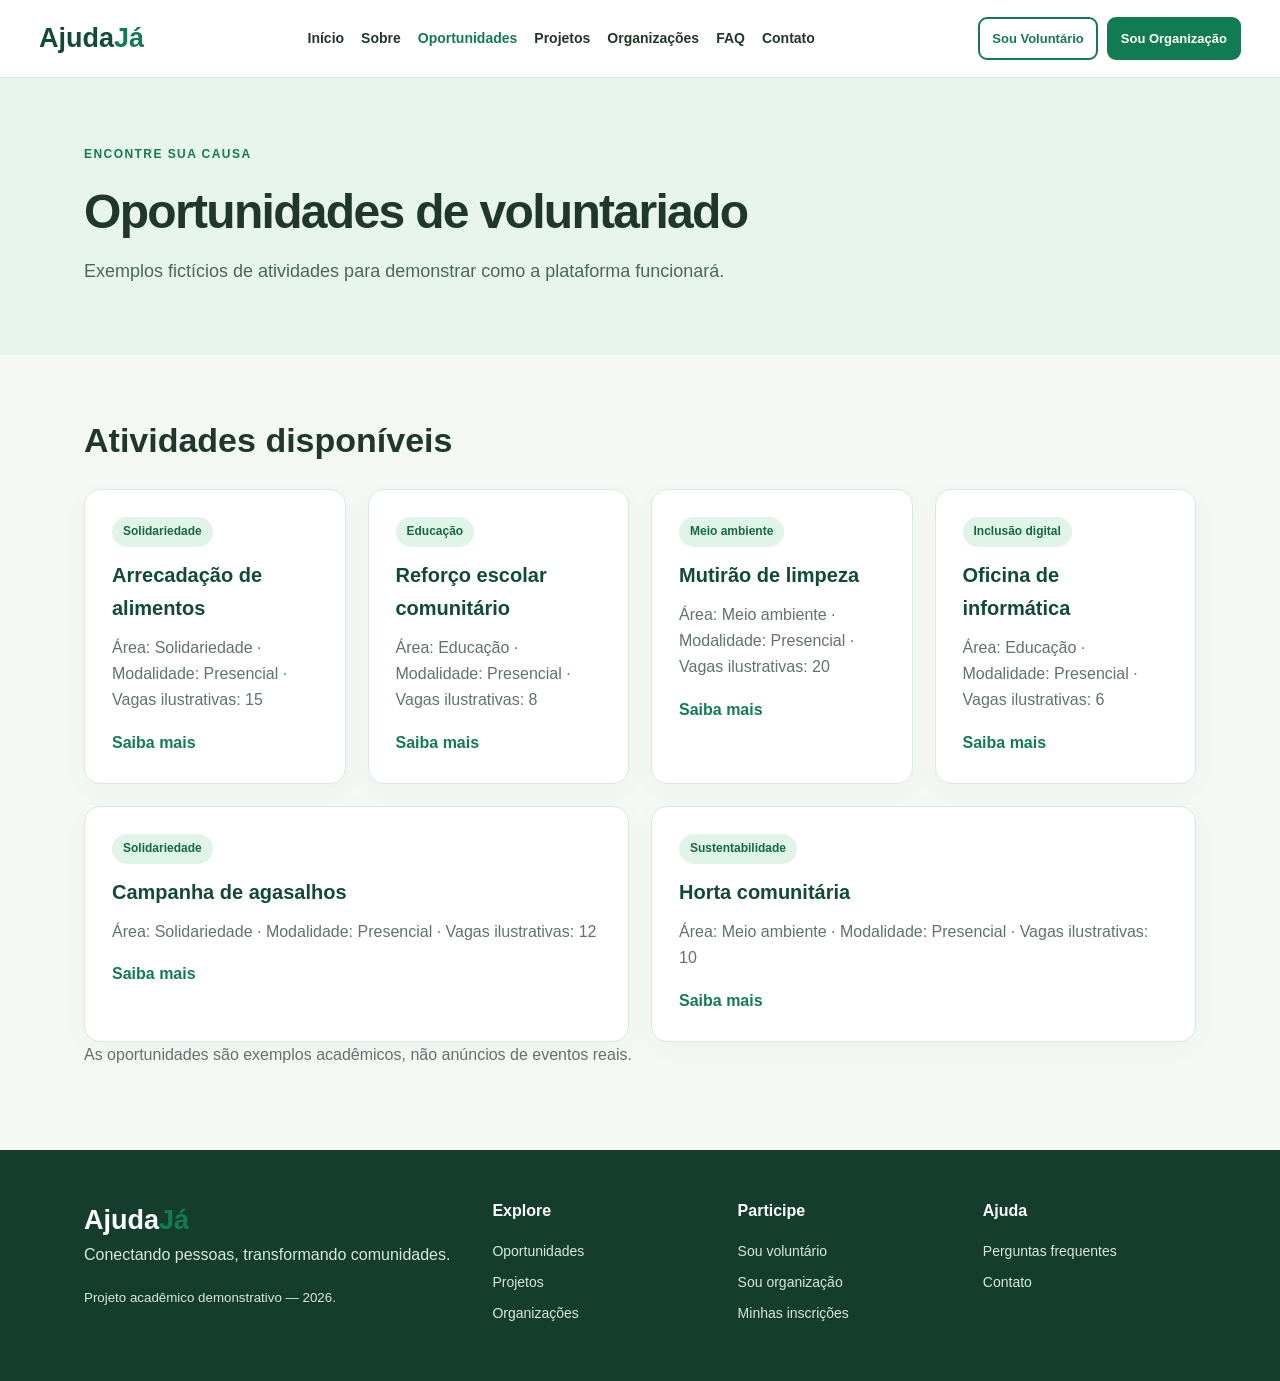
<file: html/oportunidades.html>
<!DOCTYPE html>
<html lang="pt-BR">

<head>
    <meta charset="UTF-8">
    <meta name="viewport" content="width=device-width, initial-scale=1.0">
    <meta name="description" content="AjudaJá: conectando voluntários a projetos sociais.">
    <meta name="author" content="Rikelme Weverton">
    <title>Oportunidades | AjudaJá</title>
    <link rel="stylesheet" href="../css/oportunidades.css">
</head>

<body>
    <a class="skip-link" href="#conteudo">Pular para conteúdo</a>
    <header id="cabecalho" class="site-header">
        <nav id="menu-principal" class="navbar" aria-label="Navegação principal"><a class="logo"
                href="index.html">Ajuda<span>Já</span></a>
            <ul class="menu">
                <li><a href="index.html">Início</a></li>
                <li><a href="sobre.html">Sobre</a></li>
                <li><a href="oportunidades.html" aria-current="page">Oportunidades</a></li>
                <li><a href="projetos.html">Projetos</a></li>
                <li><a href="organizacoes.html">Organizações</a></li>
                <li><a href="faq.html">FAQ</a></li>
                <li><a href="contato.html">Contato</a></li>
            </ul>
            <div class="nav-cadastros" aria-label="Opções de cadastro"><a class="btn-outline btn-small"
                    href="cadastro-voluntario.html">Sou Voluntário</a><a class="btn btn-small"
                    href="cadastro-organizacao.html">Sou Organização</a></div>
        </nav>
    </header>
    <main id="conteudo">
        <section class="page-intro">
            <div class="container"><span class="eyebrow">Encontre sua causa</span>
                <h1>Oportunidades de voluntariado</h1>
                <p>Exemplos fictícios de atividades para demonstrar como a plataforma funcionará.</p>
            </div>
        </section>
        <section class="section">
            <div class="container">
                <h2>Atividades disponíveis</h2>
                <div class="cards">
                    <article class="card"><span class="tag">Solidariedade</span>
                        <h3>Arrecadação de alimentos</h3>
                        <p>Área: Solidariedade · Modalidade: Presencial · Vagas ilustrativas: 15</p><a class="text-link"
                            href="detalhes.html">Saiba mais</a>
                    </article>
                    <article class="card"><span class="tag">Educação</span>
                        <h3>Reforço escolar comunitário</h3>
                        <p>Área: Educação · Modalidade: Presencial · Vagas ilustrativas: 8</p><a class="text-link"
                            href="detalhes.html">Saiba mais</a>
                    </article>
                    <article class="card"><span class="tag">Meio ambiente</span>
                        <h3>Mutirão de limpeza</h3>
                        <p>Área: Meio ambiente · Modalidade: Presencial · Vagas ilustrativas: 20</p><a class="text-link"
                            href="detalhes.html">Saiba mais</a>
                    </article>
                    <article class="card"><span class="tag">Inclusão digital</span>
                        <h3>Oficina de informática</h3>
                        <p>Área: Educação · Modalidade: Presencial · Vagas ilustrativas: 6</p><a class="text-link"
                            href="detalhes.html">Saiba mais</a>
                    </article>
                    <article class="card"><span class="tag">Solidariedade</span>
                        <h3>Campanha de agasalhos</h3>
                        <p>Área: Solidariedade · Modalidade: Presencial · Vagas ilustrativas: 12</p><a class="text-link"
                            href="detalhes.html">Saiba mais</a>
                    </article>
                    <article class="card"><span class="tag">Sustentabilidade</span>
                        <h3>Horta comunitária</h3>
                        <p>Área: Meio ambiente · Modalidade: Presencial · Vagas ilustrativas: 10</p><a class="text-link"
                            href="detalhes.html">Saiba mais</a>
                    </article>
                </div>
                <p class="muted">As oportunidades são exemplos acadêmicos, não anúncios de eventos reais.</p>
            </div>
        </section>
    </main>
    <footer id="rodape" class="site-footer">
        <div class="container footer-grid">
            <div><a class="logo footer-logo" href="index.html">Ajuda<span>Já</span></a>
                <p>Conectando pessoas, transformando comunidades.</p><small>Projeto acadêmico demonstrativo —
                    2026.</small>
            </div>
            <div>
                <h3>Explore</h3><a href="oportunidades.html">Oportunidades</a><a href="projetos.html">Projetos</a><a
                    href="organizacoes.html">Organizações</a>
            </div>
            <div>
                <h3>Participe</h3><a href="cadastro-voluntario.html">Sou voluntário</a><a
                    href="cadastro-organizacao.html">Sou organização</a><a href="minhas-inscricoes.html">Minhas
                    inscrições</a>
            </div>
            <div>
                <h3>Ajuda</h3><a href="faq.html">Perguntas frequentes</a><a href="contato.html">Contato</a>
            </div>
        </div>
    </footer>
</body>

</html>
</file>
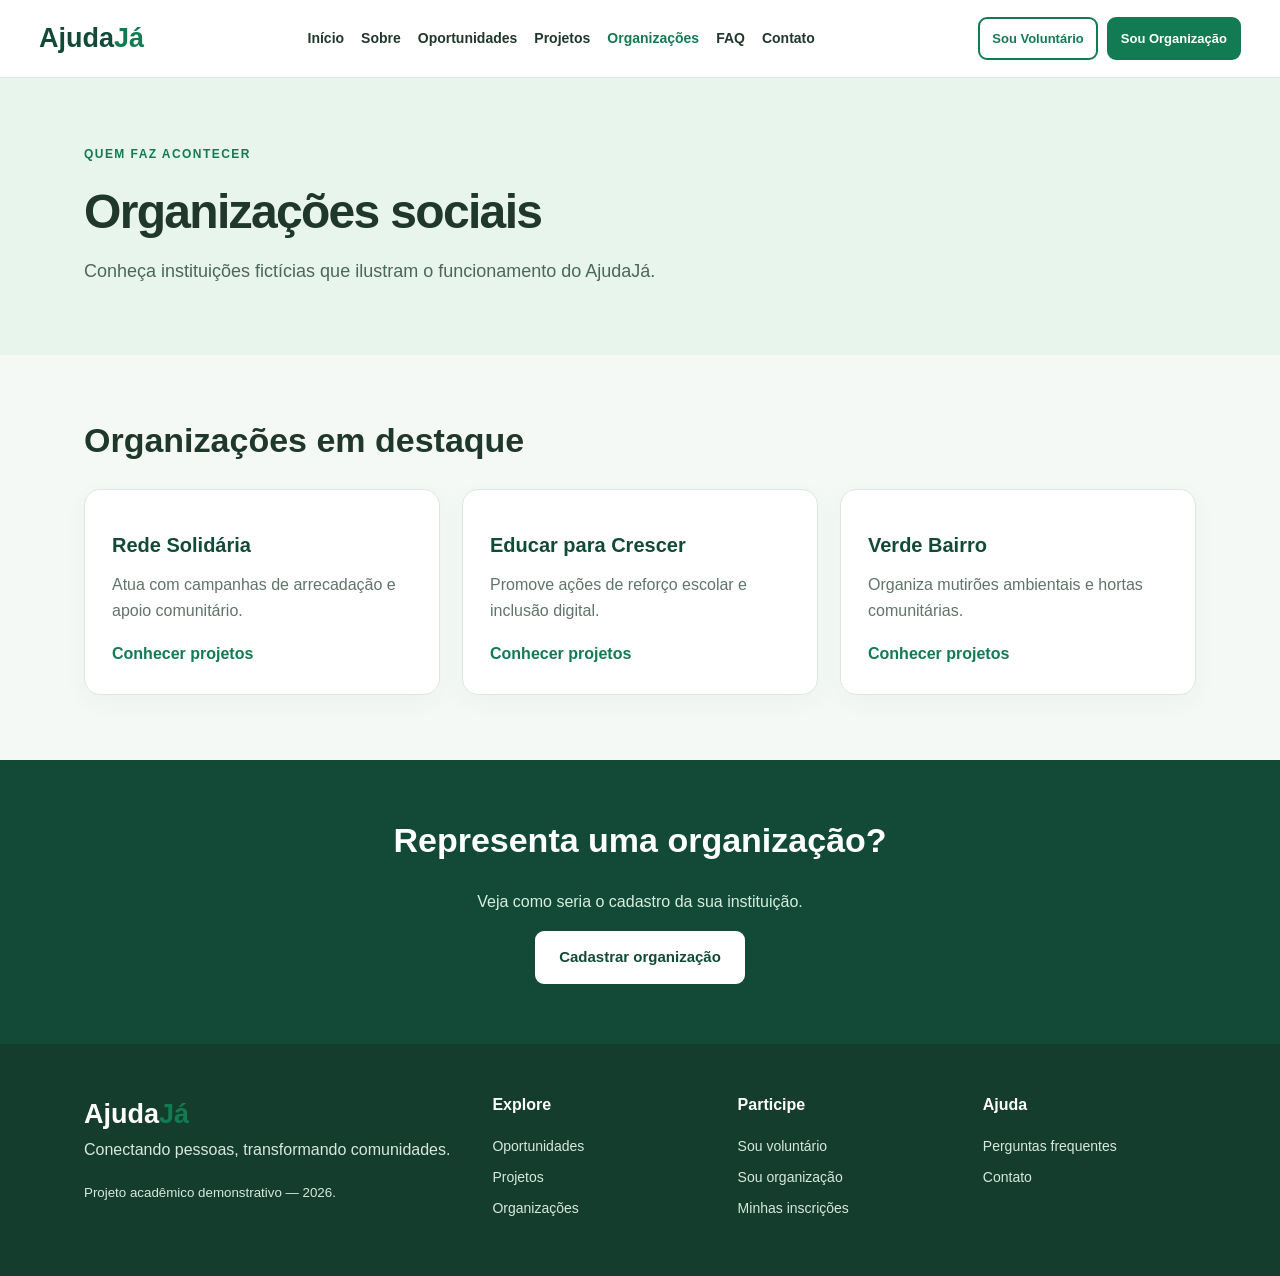
<file: html/organizacoes.html>
<!DOCTYPE html>
<html lang="pt-BR">

<head>
    <meta charset="UTF-8">
    <meta name="viewport" content="width=device-width, initial-scale=1.0">
    <meta name="description" content="AjudaJá: conectando voluntários a projetos sociais.">
    <meta name="author" content="Rikelme Weverton">
    <title>Organizações | AjudaJá</title>
    <link rel="stylesheet" href="../css/organizacoes.css">
</head>

<body>
    <a class="skip-link" href="#conteudo">Pular para conteúdo</a>
    <header id="cabecalho" class="site-header">
        <nav id="menu-principal" class="navbar" aria-label="Navegação principal"><a class="logo"
                href="index.html">Ajuda<span>Já</span></a>
            <ul class="menu">
                <li><a href="index.html">Início</a></li>
                <li><a href="sobre.html">Sobre</a></li>
                <li><a href="oportunidades.html">Oportunidades</a></li>
                <li><a href="projetos.html">Projetos</a></li>
                <li><a href="organizacoes.html" aria-current="page">Organizações</a></li>
                <li><a href="faq.html">FAQ</a></li>
                <li><a href="contato.html">Contato</a></li>
            </ul>
            <div class="nav-cadastros" aria-label="Opções de cadastro"><a class="btn-outline btn-small"
                    href="cadastro-voluntario.html">Sou Voluntário</a><a class="btn btn-small"
                    href="cadastro-organizacao.html">Sou Organização</a></div>
        </nav>
    </header>
    <main id="conteudo">
        <section class="page-intro">
            <div class="container"><span class="eyebrow">Quem faz acontecer</span>
                <h1>Organizações sociais</h1>
                <p>Conheça instituições fictícias que ilustram o funcionamento do AjudaJá.</p>
            </div>
        </section>
        <section class="section">
            <div class="container">
                <h2>Organizações em destaque</h2>
                <div class="cards">
                    <article class="card">
                        <h3>Rede Solidária</h3>
                        <p>Atua com campanhas de arrecadação e apoio comunitário.</p><a class="text-link"
                            href="projetos.html">Conhecer projetos</a>
                    </article>
                    <article class="card">
                        <h3>Educar para Crescer</h3>
                        <p>Promove ações de reforço escolar e inclusão digital.</p><a class="text-link"
                            href="projetos.html">Conhecer projetos</a>
                    </article>
                    <article class="card">
                        <h3>Verde Bairro</h3>
                        <p>Organiza mutirões ambientais e hortas comunitárias.</p><a class="text-link"
                            href="projetos.html">Conhecer projetos</a>
                    </article>
                </div>
            </div>
        </section>
        <section class="cta">
            <div class="container">
                <h2>Representa uma organização?</h2>
                <p>Veja como seria o cadastro da sua instituição.</p><a class="btn-light"
                    href="cadastro-organizacao.html">Cadastrar organização</a>
            </div>
        </section>
    </main>
    <footer id="rodape" class="site-footer">
        <div class="container footer-grid">
            <div><a class="logo footer-logo" href="index.html">Ajuda<span>Já</span></a>
                <p>Conectando pessoas, transformando comunidades.</p><small>Projeto acadêmico demonstrativo —
                    2026.</small>
            </div>
            <div>
                <h3>Explore</h3><a href="oportunidades.html">Oportunidades</a><a href="projetos.html">Projetos</a><a
                    href="organizacoes.html">Organizações</a>
            </div>
            <div>
                <h3>Participe</h3><a href="cadastro-voluntario.html">Sou voluntário</a><a
                    href="cadastro-organizacao.html">Sou organização</a><a href="minhas-inscricoes.html">Minhas
                    inscrições</a>
            </div>
            <div>
                <h3>Ajuda</h3><a href="faq.html">Perguntas frequentes</a><a href="contato.html">Contato</a>
            </div>
        </div>
    </footer>
</body>

</html>
</file>
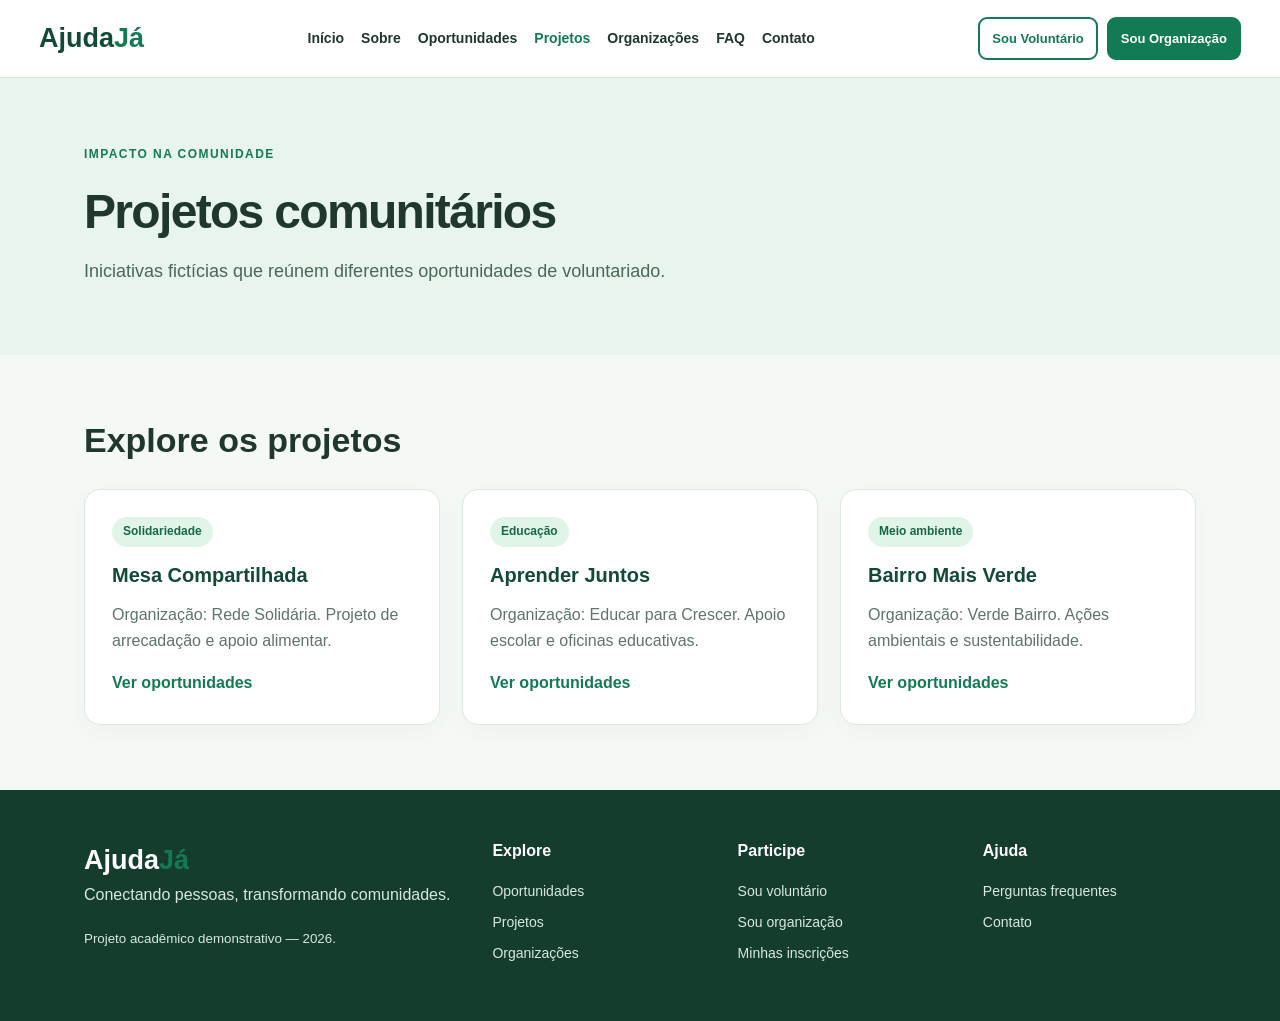
<file: html/projetos.html>
<!DOCTYPE html>
<html lang="pt-BR">

<head>
    <meta charset="UTF-8">
    <meta name="viewport" content="width=device-width, initial-scale=1.0">
    <meta name="description" content="AjudaJá: conectando voluntários a projetos sociais.">
    <meta name="author" content="Rikelme Weverton">
    <title>Projetos | AjudaJá</title>
    <link rel="stylesheet" href="../css/projetos.css">
</head>

<body>
    <a class="skip-link" href="#conteudo">Pular para conteúdo</a>
    <header id="cabecalho" class="site-header">
        <nav id="menu-principal" class="navbar" aria-label="Navegação principal"><a class="logo"
                href="index.html">Ajuda<span>Já</span></a>
            <ul class="menu">
                <li><a href="index.html">Início</a></li>
                <li><a href="sobre.html">Sobre</a></li>
                <li><a href="oportunidades.html">Oportunidades</a></li>
                <li><a href="projetos.html" aria-current="page">Projetos</a></li>
                <li><a href="organizacoes.html">Organizações</a></li>
                <li><a href="faq.html">FAQ</a></li>
                <li><a href="contato.html">Contato</a></li>
            </ul>
            <div class="nav-cadastros" aria-label="Opções de cadastro"><a class="btn-outline btn-small"
                    href="cadastro-voluntario.html">Sou Voluntário</a><a class="btn btn-small"
                    href="cadastro-organizacao.html">Sou Organização</a></div>
        </nav>
    </header>
    <main id="conteudo">
        <section class="page-intro">
            <div class="container"><span class="eyebrow">Impacto na comunidade</span>
                <h1>Projetos comunitários</h1>
                <p>Iniciativas fictícias que reúnem diferentes oportunidades de voluntariado.</p>
            </div>
        </section>
        <section class="section">
            <div class="container">
                <h2>Explore os projetos</h2>
                <div class="cards">
                    <article class="card"><span class="tag">Solidariedade</span>
                        <h3>Mesa Compartilhada</h3>
                        <p>Organização: Rede Solidária. Projeto de arrecadação e apoio alimentar.</p><a
                            class="text-link" href="oportunidades.html">Ver oportunidades</a>
                    </article>
                    <article class="card"><span class="tag">Educação</span>
                        <h3>Aprender Juntos</h3>
                        <p>Organização: Educar para Crescer. Apoio escolar e oficinas educativas.</p><a
                            class="text-link" href="oportunidades.html">Ver oportunidades</a>
                    </article>
                    <article class="card"><span class="tag">Meio ambiente</span>
                        <h3>Bairro Mais Verde</h3>
                        <p>Organização: Verde Bairro. Ações ambientais e sustentabilidade.</p><a class="text-link"
                            href="oportunidades.html">Ver oportunidades</a>
                    </article>
                </div>
            </div>
        </section>
    </main>
    <footer id="rodape" class="site-footer">
        <div class="container footer-grid">
            <div><a class="logo footer-logo" href="index.html">Ajuda<span>Já</span></a>
                <p>Conectando pessoas, transformando comunidades.</p><small>Projeto acadêmico demonstrativo —
                    2026.</small>
            </div>
            <div>
                <h3>Explore</h3><a href="oportunidades.html">Oportunidades</a><a href="projetos.html">Projetos</a><a
                    href="organizacoes.html">Organizações</a>
            </div>
            <div>
                <h3>Participe</h3><a href="cadastro-voluntario.html">Sou voluntário</a><a
                    href="cadastro-organizacao.html">Sou organização</a><a href="minhas-inscricoes.html">Minhas
                    inscrições</a>
            </div>
            <div>
                <h3>Ajuda</h3><a href="faq.html">Perguntas frequentes</a><a href="contato.html">Contato</a>
            </div>
        </div>
    </footer>
</body>

</html>
</file>
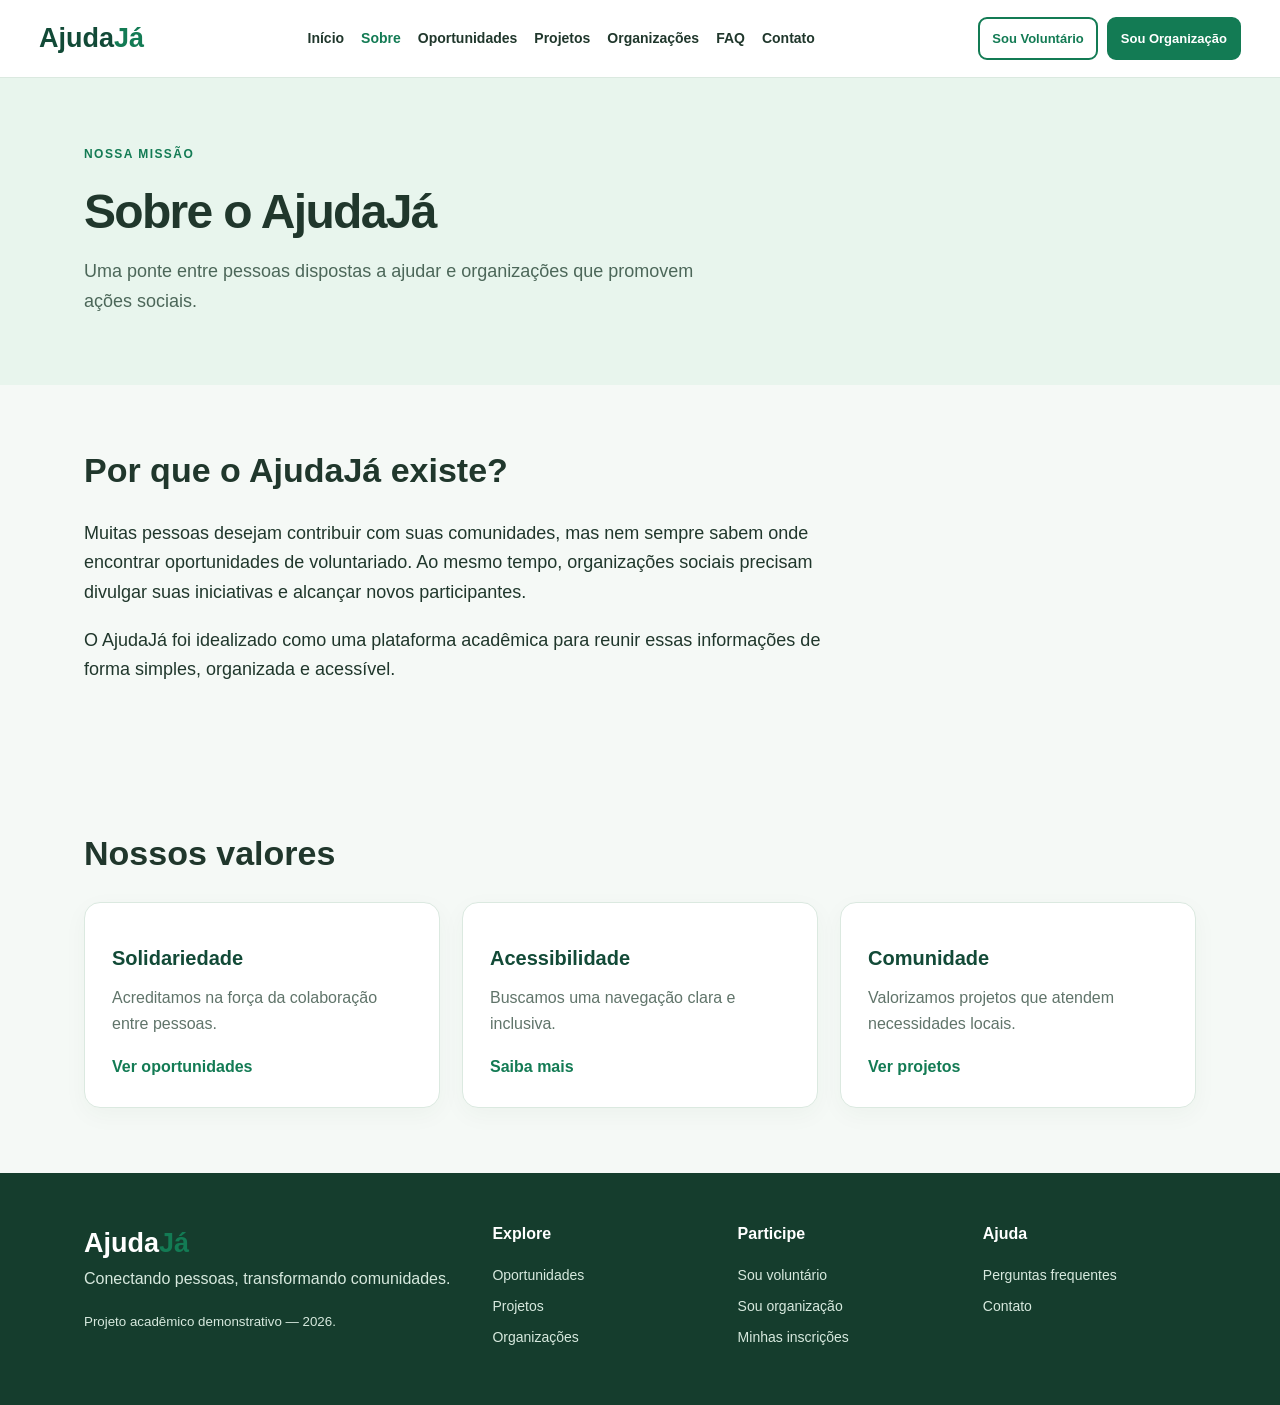
<file: html/sobre.html>
<!DOCTYPE html>
<html lang="pt-BR">

<head>
    <meta charset="UTF-8">
    <meta name="viewport" content="width=device-width, initial-scale=1.0">
    <meta name="description" content="AjudaJá: conectando voluntários a projetos sociais.">
    <meta name="author" content="Rikelme Weverton">
    <title>Sobre | AjudaJá</title>
    <link rel="stylesheet" href="../css/sobre.css">
</head>

<body>
    <a class="skip-link" href="#conteudo">Pular para conteúdo</a>
    <header id="cabecalho" class="site-header">
        <nav id="menu-principal" class="navbar" aria-label="Navegação principal"><a class="logo"
                href="index.html">Ajuda<span>Já</span></a>
            <ul class="menu">
                <li><a href="index.html">Início</a></li>
                <li><a href="sobre.html" aria-current="page">Sobre</a></li>
                <li><a href="oportunidades.html">Oportunidades</a></li>
                <li><a href="projetos.html">Projetos</a></li>
                <li><a href="organizacoes.html">Organizações</a></li>
                <li><a href="faq.html">FAQ</a></li>
                <li><a href="contato.html">Contato</a></li>
            </ul>
            <div class="nav-cadastros" aria-label="Opções de cadastro"><a class="btn-outline btn-small"
                    href="cadastro-voluntario.html">Sou Voluntário</a><a class="btn btn-small"
                    href="cadastro-organizacao.html">Sou Organização</a></div>
        </nav>
    </header>
    <main id="conteudo">
        <section class="page-intro">
            <div class="container"><span class="eyebrow">Nossa missão</span>
                <h1>Sobre o AjudaJá</h1>
                <p>Uma ponte entre pessoas dispostas a ajudar e organizações que promovem ações sociais.</p>
            </div>
        </section>
        <section class="section">
            <div class="container">
                <h2>Por que o AjudaJá existe?</h2>
                <div class="prose">
                    <p>Muitas pessoas desejam contribuir com suas comunidades, mas nem sempre sabem onde encontrar
                        oportunidades de voluntariado. Ao mesmo tempo, organizações sociais precisam divulgar suas
                        iniciativas e alcançar novos participantes.</p>
                    <p>O AjudaJá foi idealizado como uma plataforma acadêmica para reunir essas informações de forma
                        simples, organizada e acessível.</p>
                </div>
            </div>
        </section>
        <section class="section">
            <div class="container">
                <h2>Nossos valores</h2>
                <div class="cards">
                    <article class="card">
                        <h3>Solidariedade</h3>
                        <p>Acreditamos na força da colaboração entre pessoas.</p><a class="text-link"
                            href="oportunidades.html">Ver oportunidades</a>
                    </article>
                    <article class="card">
                        <h3>Acessibilidade</h3>
                        <p>Buscamos uma navegação clara e inclusiva.</p><a class="text-link" href="faq.html">Saiba
                            mais</a>
                    </article>
                    <article class="card">
                        <h3>Comunidade</h3>
                        <p>Valorizamos projetos que atendem necessidades locais.</p><a class="text-link"
                            href="projetos.html">Ver projetos</a>
                    </article>
                </div>
            </div>
        </section>
    </main>
    <footer id="rodape" class="site-footer">
        <div class="container footer-grid">
            <div><a class="logo footer-logo" href="index.html">Ajuda<span>Já</span></a>
                <p>Conectando pessoas, transformando comunidades.</p><small>Projeto acadêmico demonstrativo —
                    2026.</small>
            </div>
            <div>
                <h3>Explore</h3><a href="oportunidades.html">Oportunidades</a><a href="projetos.html">Projetos</a><a
                    href="organizacoes.html">Organizações</a>
            </div>
            <div>
                <h3>Participe</h3><a href="cadastro-voluntario.html">Sou voluntário</a><a
                    href="cadastro-organizacao.html">Sou organização</a><a href="minhas-inscricoes.html">Minhas
                    inscrições</a>
            </div>
            <div>
                <h3>Ajuda</h3><a href="faq.html">Perguntas frequentes</a><a href="contato.html">Contato</a>
            </div>
        </div>
    </footer>
</body>

</html>
</file>
<file: css/index.css>
:root {
   --green: #137b54;
   --dark: #124a37;
   --ink: #20372c;
   --muted: #60746a;
   --bg: #f5f9f6;
   --line: #dbe9e0;
   --white: #fff
}

* {
   box-sizing: border-box
}

html {
   scroll-behavior: smooth
}

body {
   margin: 0;
   background: var(--bg);
   color: var(--ink);
   font-family: Arial, Verdana, sans-serif;
   line-height: 1.65
}

a {
   color: inherit
}

.container {
   max-width: 1160px;
   margin: auto;
   padding: 0 24px
}

.skip-link {
   position: absolute;
   left: -999px;
   top: 0;
   background: white;
   padding: 12px;
   z-index: 10
}

.skip-link:focus {
   left: 0
}

.site-header {
   background: white;
   border-bottom: 1px solid var(--line)
}

.navbar {
   max-width: 1250px;
   margin: auto;
   display: flex;
   align-items: center;
   justify-content: space-between;
   gap: 20px;
   padding: 16px 24px
}

.logo {
   font-size: 27px;
   font-weight: 700;
   text-decoration: none;
   color: var(--dark);
   white-space: nowrap
}

.logo span {
   color: var(--green)
}

.menu {
   list-style: none;
   display: flex;
   flex-wrap: wrap;
   gap: 17px;
   padding: 0;
   margin: 0
}

.menu a {
   text-decoration: none;
   font-size: 14px;
   font-weight: 600
}

.menu a:hover,
.menu a[aria-current=page] {
   color: var(--green)
}

.btn,
.btn-outline,
.btn-light {
   display: inline-block;
   text-decoration: none;
   border-radius: 9px;
   padding: 12px 22px;
   font-weight: 700;
   border: 2px solid var(--green);
   font-size: 15px;
   cursor: pointer
}

.btn {
   background: var(--green);
   color: white
}

.btn:hover {
   background: var(--dark);
   border-color: var(--dark)
}

.btn-small {
   padding: 9px 15px;
   font-size: 13px;
   white-space: nowrap
}

.btn-outline {
   color: var(--green);
   background: transparent
}

.btn-light {
   background: white;
   color: var(--dark);
   border-color: white
}

.hero {
   background: linear-gradient(125deg, #e5f6eb, #f8fdf9);
   padding: 88px 0
}

.hero-grid {
   display: flex;
   align-items: center;
   gap: 60px
}

.hero-grid>div:first-child {
   flex: 1.2
}

.hero-grid>div:last-child {
   flex: .8
}

.eyebrow {
   text-transform: uppercase;
   letter-spacing: .12em;
   font-size: 12px;
   font-weight: 700;
   color: var(--green)
}

h1,
h2,
h3,
p {
   margin-top: 0
}

h1 {
   font-size: clamp(34px, 5vw, 58px);
   line-height: 1.15;
   letter-spacing: -.035em;
   margin: 18px 0
}

h1 em {
   font-style: normal;
   color: var(--green)
}

h2 {
   font-size: clamp(25px, 3vw, 34px);
   line-height: 1.2
}

h3 {
   font-size: 20px
}

.hero p,
.page-intro p {
   font-size: 18px;
   max-width: 650px;
   color: #4c6759
}

.actions {
   display: flex;
   flex-wrap: wrap;
   gap: 12px;
   margin-top: 28px
}

.hero-panel {
   background: white;
   border: 1px solid var(--line);
   border-radius: 24px;
   padding: 40px;
   box-shadow: 0 18px 45px #17452a14
}

.hero-symbol {
   display: grid;
   place-items: center;
   width: 80px;
   height: 80px;
   border-radius: 20px;
   background: #ddf6e7;
   color: var(--green);
   font-size: 50px;
   margin-bottom: 26px
}

.pill-row {
   display: flex;
   flex-wrap: wrap;
   gap: 8px
}

.pill-row span,
.tag {
   display: inline-block;
   border-radius: 100px;
   background: #e0f5e8;
   color: #176846;
   font-size: 12px;
   font-weight: 700;
   padding: 5px 11px
}

.section {
   padding: 65px 0
}

.section-lead,
.muted {
   color: var(--muted)
}

.cards {
   display: flex;
   flex-wrap: wrap;
   gap: 22px;
   margin-top: 25px
}

.cards>.card {
   flex: 1 1 260px
}

.card {
   background: white;
   border: 1px solid var(--line);
   border-radius: 16px;
   padding: 27px;
   box-shadow: 0 7px 25px #1c44200a
}

.card h3 {
   margin: 12px 0 10px;
   color: var(--dark)
}

.card p {
   color: var(--muted)
}

.text-link {
   color: var(--green);
   font-weight: 700;
   text-decoration: none
}

.text-link:hover {
   text-decoration: underline
}

.cta {
   text-align: center;
   padding: 60px 24px;
   background: var(--dark);
   color: white
}

.cta p {
   color: #d8eee0
}

.page-intro {
   background: #e8f5ed;
   padding: 62px 0 50px
}

.page-intro h1 {
   font-size: clamp(32px, 4vw, 48px)
}

.prose {
   max-width: 760px;
   font-size: 18px
}

.detail-layout {
   display: flex;
   gap: 24px
}

.detail-main {
   flex: 1.5
}

.detail-aside {
   flex: 1
}

.detail-main,
.detail-aside {
   background: white;
   border: 1px solid var(--line);
   border-radius: 15px;
   padding: 30px
}

.detail-main h3 {
   margin-top: 26px
}

.content-list {
   padding-left: 22px
}

.detail-aside p {
   border-bottom: 1px solid var(--line);
   padding-bottom: 12px
}

.detail-aside .btn {
   margin-top: 12px
}

.form-container {
   max-width: 700px;
   margin: auto;
   background: white;
   border: 1px solid var(--line);
   border-radius: 17px;
   padding: 38px;
   box-shadow: 0 7px 25px #1c44200a
}

.campo {
   margin-bottom: 20px
}

.campo label {
   display: block;
   font-weight: 700;
   margin-bottom: 7px
}

.campo input,
.campo select,
.campo textarea {
   width: 100%;
   padding: 13px 14px;
   border: 1px solid #c9d9d0;
   border-radius: 8px;
   background: white;
   font: inherit;
   color: var(--ink)
}

.campo input:focus,
.campo select:focus,
.campo textarea:focus {
   outline: 2px solid var(--green);
   outline-offset: 1px
}

.campo textarea {
   resize: vertical
}

.check {
   margin: 20px 0
}

.check input {
   accent-color: var(--green)
}

.form-notice {
   font-size: 13px;
   color: #72591d;
   background: #fff8e6;
   border-radius: 8px;
   padding: 12px
}

.table-scroll {
   overflow-x: auto;
   background: white;
   border-radius: 14px;
   border: 1px solid var(--line)
}

table {
   width: 100%;
   border-collapse: collapse;
   min-width: 600px
}

caption {
   text-align: left;
   padding: 18px;
   font-weight: 700
}

th,
td {
   text-align: left;
   padding: 16px;
   border-top: 1px solid var(--line)
}

th {
   background: #edf7f0
}

.status {
   background: #e5f5e9;
   color: #1c7045;
   padding: 5px 10px;
   border-radius: 100px;
   font-size: 13px
}

.faq-list {
   max-width: 850px;
   margin: auto
}

.faq-list details {
   background: white;
   border: 1px solid var(--line);
   border-radius: 12px;
   padding: 18px 22px;
   margin-bottom: 12px
}

.faq-list summary {
   cursor: pointer;
   font-weight: 700
}

.faq-list p {
   margin: 14px 0 0;
   color: var(--muted)
}

.site-footer {
   background: #153d2d;
   color: white;
   padding: 48px 0
}

.footer-grid {
   display: flex;
   flex-wrap: wrap;
   gap: 32px
}

.footer-grid>div:first-child {
   flex: 2 1 230px
}

.footer-grid>div:not(:first-child) {
   flex: 1 1 140px
}

.footer-grid a:not(.logo) {
   display: block;
   color: #d7e9de;
   text-decoration: none;
   margin: 8px 0;
   font-size: 14px
}

.footer-grid a:hover {
   text-decoration: underline
}

.footer-grid h3 {
   font-size: 16px
}

.footer-logo {
   color: white
}

.footer-grid p,
.footer-grid small {
   color: #d7e9de
}

@media(max-width:1000px) {
   .navbar {
      flex-wrap: wrap
   }

   .menu {
      order: 3;
      width: 100%;
      justify-content: center
   }

   .hero-grid {
      gap: 25px
   }
}

@media(max-width:760px) {

   .hero-grid,
   .detail-layout,
   .footer-grid {
      flex-direction: column
   }

   .cards>.card {
      flex-basis: 100%
   }

   .hero {
      padding: 55px 0
   }

   .section {
      padding: 45px 0
   }

   .form-container {
      padding: 22px
   }

   .navbar {
      justify-content: center
   }

   .hero-panel {
      padding: 26px
   }

   .page-intro {
      padding: 44px 0
   }

   .footer-grid {
      gap: 15px
   }
}

@media(prefers-reduced-motion:reduce) {
   html {
      scroll-behavior: auto
   }
}


/* Seletores de ID: elementos unicos de cada pagina (Aula 09). */
#cabecalho {
   width: 100%
}

#menu-principal {
   max-width: 1250px
}

#rodape {
   width: 100%
}

/* Responsividade adicional para imagens e elementos de formulario. */
img {
   max-width: 100%;
   height: auto
}

@media(max-width:600px) {
   .menu {
      justify-content: center
   }

   .menu a {
      display: inline-block;
      padding: 5px
   }

   .container {
      padding: 0 16px
   }

   .form-container {
      padding: 18px
   }
}


/* Acesso aos cadastros de voluntário e organização */
.nav-cadastros {
   display: flex;
   align-items: center;
   justify-content: center;
   flex-wrap: wrap;
   gap: 9px
}

.nav-cadastros .btn-small {
   font-size: 13px;
   padding: 9px 12px;
   text-align: center
}

.escolha-cadastro {
   background: #f5faf6
}

.escolha-cadastro .card {
   display: flex;
   flex-direction: column;
   align-items: flex-start;
   gap: 12px
}

.escolha-cadastro .card p {
   flex: 1
}

.troca-cadastro {
   margin: 0 0 22px;
   padding: 12px 16px;
   background: #f0f8f2;
   border-radius: 8px
}

.troca-cadastro a {
   color: var(--green);
   font-weight: 700
}

@media(max-width:760px) {
   .nav-cadastros {
      width: 100%
   }

   .nav-cadastros a {
      flex: 1 1 145px
   }

   .escolha-cadastro .card {
      align-items: stretch
   }
}
</file>
<file: css/cadastro-organizacao.css>
:root {
   --green: #137b54;
   --dark: #124a37;
   --ink: #20372c;
   --muted: #60746a;
   --bg: #f5f9f6;
   --line: #dbe9e0;
   --white: #fff
}

* {
   box-sizing: border-box
}

html {
   scroll-behavior: smooth
}

body {
   margin: 0;
   background: var(--bg);
   color: var(--ink);
   font-family: Arial, Verdana, sans-serif;
   line-height: 1.65
}

a {
   color: inherit
}

.container {
   max-width: 1160px;
   margin: auto;
   padding: 0 24px
}

.skip-link {
   position: absolute;
   left: -999px;
   top: 0;
   background: white;
   padding: 12px;
   z-index: 10
}

.skip-link:focus {
   left: 0
}

.site-header {
   background: white;
   border-bottom: 1px solid var(--line)
}

.navbar {
   max-width: 1250px;
   margin: auto;
   display: flex;
   align-items: center;
   justify-content: space-between;
   gap: 20px;
   padding: 16px 24px
}

.logo {
   font-size: 27px;
   font-weight: 700;
   text-decoration: none;
   color: var(--dark);
   white-space: nowrap
}

.logo span {
   color: var(--green)
}

.menu {
   list-style: none;
   display: flex;
   flex-wrap: wrap;
   gap: 17px;
   padding: 0;
   margin: 0
}

.menu a {
   text-decoration: none;
   font-size: 14px;
   font-weight: 600
}

.menu a:hover,
.menu a[aria-current=page] {
   color: var(--green)
}

.btn,
.btn-outline,
.btn-light {
   display: inline-block;
   text-decoration: none;
   border-radius: 9px;
   padding: 12px 22px;
   font-weight: 700;
   border: 2px solid var(--green);
   font-size: 15px;
   cursor: pointer
}

.btn {
   background: var(--green);
   color: white
}

.btn:hover {
   background: var(--dark);
   border-color: var(--dark)
}

.btn-small {
   padding: 9px 15px;
   font-size: 13px;
   white-space: nowrap
}

.btn-outline {
   color: var(--green);
   background: transparent
}

.btn-light {
   background: white;
   color: var(--dark);
   border-color: white
}

.hero {
   background: linear-gradient(125deg, #e5f6eb, #f8fdf9);
   padding: 88px 0
}

.hero-grid {
   display: flex;
   align-items: center;
   gap: 60px
}

.hero-grid>div:first-child {
   flex: 1.2
}

.hero-grid>div:last-child {
   flex: .8
}

.eyebrow {
   text-transform: uppercase;
   letter-spacing: .12em;
   font-size: 12px;
   font-weight: 700;
   color: var(--green)
}

h1,
h2,
h3,
p {
   margin-top: 0
}

h1 {
   font-size: clamp(34px, 5vw, 58px);
   line-height: 1.15;
   letter-spacing: -.035em;
   margin: 18px 0
}

h1 em {
   font-style: normal;
   color: var(--green)
}

h2 {
   font-size: clamp(25px, 3vw, 34px);
   line-height: 1.2
}

h3 {
   font-size: 20px
}

.hero p,
.page-intro p {
   font-size: 18px;
   max-width: 650px;
   color: #4c6759
}

.actions {
   display: flex;
   flex-wrap: wrap;
   gap: 12px;
   margin-top: 28px
}

.hero-panel {
   background: white;
   border: 1px solid var(--line);
   border-radius: 24px;
   padding: 40px;
   box-shadow: 0 18px 45px #17452a14
}

.hero-symbol {
   display: grid;
   place-items: center;
   width: 80px;
   height: 80px;
   border-radius: 20px;
   background: #ddf6e7;
   color: var(--green);
   font-size: 50px;
   margin-bottom: 26px
}

.pill-row {
   display: flex;
   flex-wrap: wrap;
   gap: 8px
}

.pill-row span,
.tag {
   display: inline-block;
   border-radius: 100px;
   background: #e0f5e8;
   color: #176846;
   font-size: 12px;
   font-weight: 700;
   padding: 5px 11px
}

.section {
   padding: 65px 0
}

.section-lead,
.muted {
   color: var(--muted)
}

.cards {
   display: flex;
   flex-wrap: wrap;
   gap: 22px;
   margin-top: 25px
}

.cards>.card {
   flex: 1 1 260px
}

.card {
   background: white;
   border: 1px solid var(--line);
   border-radius: 16px;
   padding: 27px;
   box-shadow: 0 7px 25px #1c44200a
}

.card h3 {
   margin: 12px 0 10px;
   color: var(--dark)
}

.card p {
   color: var(--muted)
}

.text-link {
   color: var(--green);
   font-weight: 700;
   text-decoration: none
}

.text-link:hover {
   text-decoration: underline
}

.cta {
   text-align: center;
   padding: 60px 24px;
   background: var(--dark);
   color: white
}

.cta p {
   color: #d8eee0
}

.page-intro {
   background: #e8f5ed;
   padding: 62px 0 50px
}

.page-intro h1 {
   font-size: clamp(32px, 4vw, 48px)
}

.prose {
   max-width: 760px;
   font-size: 18px
}

.detail-layout {
   display: flex;
   gap: 24px
}

.detail-main {
   flex: 1.5
}

.detail-aside {
   flex: 1
}

.detail-main,
.detail-aside {
   background: white;
   border: 1px solid var(--line);
   border-radius: 15px;
   padding: 30px
}

.detail-main h3 {
   margin-top: 26px
}

.content-list {
   padding-left: 22px
}

.detail-aside p {
   border-bottom: 1px solid var(--line);
   padding-bottom: 12px
}

.detail-aside .btn {
   margin-top: 12px
}

.form-container {
   max-width: 700px;
   margin: auto;
   background: white;
   border: 1px solid var(--line);
   border-radius: 17px;
   padding: 38px;
   box-shadow: 0 7px 25px #1c44200a
}

.campo {
   margin-bottom: 20px
}

.campo label {
   display: block;
   font-weight: 700;
   margin-bottom: 7px
}

.campo input,
.campo select,
.campo textarea {
   width: 100%;
   padding: 13px 14px;
   border: 1px solid #c9d9d0;
   border-radius: 8px;
   background: white;
   font: inherit;
   color: var(--ink)
}

.campo input:focus,
.campo select:focus,
.campo textarea:focus {
   outline: 2px solid var(--green);
   outline-offset: 1px
}

.campo textarea {
   resize: vertical
}

.check {
   margin: 20px 0
}

.check input {
   accent-color: var(--green)
}

.form-notice {
   font-size: 13px;
   color: #72591d;
   background: #fff8e6;
   border-radius: 8px;
   padding: 12px
}

.table-scroll {
   overflow-x: auto;
   background: white;
   border-radius: 14px;
   border: 1px solid var(--line)
}

table {
   width: 100%;
   border-collapse: collapse;
   min-width: 600px
}

caption {
   text-align: left;
   padding: 18px;
   font-weight: 700
}

th,
td {
   text-align: left;
   padding: 16px;
   border-top: 1px solid var(--line)
}

th {
   background: #edf7f0
}

.status {
   background: #e5f5e9;
   color: #1c7045;
   padding: 5px 10px;
   border-radius: 100px;
   font-size: 13px
}

.faq-list {
   max-width: 850px;
   margin: auto
}

.faq-list details {
   background: white;
   border: 1px solid var(--line);
   border-radius: 12px;
   padding: 18px 22px;
   margin-bottom: 12px
}

.faq-list summary {
   cursor: pointer;
   font-weight: 700
}

.faq-list p {
   margin: 14px 0 0;
   color: var(--muted)
}

.site-footer {
   background: #153d2d;
   color: white;
   padding: 48px 0
}

.footer-grid {
   display: flex;
   flex-wrap: wrap;
   gap: 32px
}

.footer-grid>div:first-child {
   flex: 2 1 230px
}

.footer-grid>div:not(:first-child) {
   flex: 1 1 140px
}

.footer-grid a:not(.logo) {
   display: block;
   color: #d7e9de;
   text-decoration: none;
   margin: 8px 0;
   font-size: 14px
}

.footer-grid a:hover {
   text-decoration: underline
}

.footer-grid h3 {
   font-size: 16px
}

.footer-logo {
   color: white
}

.footer-grid p,
.footer-grid small {
   color: #d7e9de
}

@media(max-width:1000px) {
   .navbar {
      flex-wrap: wrap
   }

   .menu {
      order: 3;
      width: 100%;
      justify-content: center
   }

   .hero-grid {
      gap: 25px
   }
}

@media(max-width:760px) {

   .hero-grid,
   .detail-layout,
   .footer-grid {
      flex-direction: column
   }

   .cards>.card {
      flex-basis: 100%
   }

   .hero {
      padding: 55px 0
   }

   .section {
      padding: 45px 0
   }

   .form-container {
      padding: 22px
   }

   .navbar {
      justify-content: center
   }

   .hero-panel {
      padding: 26px
   }

   .page-intro {
      padding: 44px 0
   }

   .footer-grid {
      gap: 15px
   }
}

@media(prefers-reduced-motion:reduce) {
   html {
      scroll-behavior: auto
   }
}


/* Seletores de ID: elementos unicos de cada pagina (Aula 09). */
#cabecalho {
   width: 100%
}

#menu-principal {
   max-width: 1250px
}

#rodape {
   width: 100%
}

/* Responsividade adicional para imagens e elementos de formulario. */
img {
   max-width: 100%;
   height: auto
}

@media(max-width:600px) {
   .menu {
      justify-content: center
   }

   .menu a {
      display: inline-block;
      padding: 5px
   }

   .container {
      padding: 0 16px
   }

   .form-container {
      padding: 18px
   }
}


/* Acesso aos cadastros de voluntário e organização */
.nav-cadastros {
   display: flex;
   align-items: center;
   justify-content: center;
   flex-wrap: wrap;
   gap: 9px
}

.nav-cadastros .btn-small {
   font-size: 13px;
   padding: 9px 12px;
   text-align: center
}

.escolha-cadastro {
   background: #f5faf6
}

.escolha-cadastro .card {
   display: flex;
   flex-direction: column;
   align-items: flex-start;
   gap: 12px
}

.escolha-cadastro .card p {
   flex: 1
}

.troca-cadastro {
   margin: 0 0 22px;
   padding: 12px 16px;
   background: #f0f8f2;
   border-radius: 8px
}

.troca-cadastro a {
   color: var(--green);
   font-weight: 700
}

@media(max-width:760px) {
   .nav-cadastros {
      width: 100%
   }

   .nav-cadastros a {
      flex: 1 1 145px
   }

   .escolha-cadastro .card {
      align-items: stretch
   }
}
</file>
<file: css/cadastro-voluntario.css>
:root {
   --green: #137b54;
   --dark: #124a37;
   --ink: #20372c;
   --muted: #60746a;
   --bg: #f5f9f6;
   --line: #dbe9e0;
   --white: #fff
}

* {
   box-sizing: border-box
}

html {
   scroll-behavior: smooth
}

body {
   margin: 0;
   background: var(--bg);
   color: var(--ink);
   font-family: Arial, Verdana, sans-serif;
   line-height: 1.65
}

a {
   color: inherit
}

.container {
   max-width: 1160px;
   margin: auto;
   padding: 0 24px
}

.skip-link {
   position: absolute;
   left: -999px;
   top: 0;
   background: white;
   padding: 12px;
   z-index: 10
}

.skip-link:focus {
   left: 0
}

.site-header {
   background: white;
   border-bottom: 1px solid var(--line)
}

.navbar {
   max-width: 1250px;
   margin: auto;
   display: flex;
   align-items: center;
   justify-content: space-between;
   gap: 20px;
   padding: 16px 24px
}

.logo {
   font-size: 27px;
   font-weight: 700;
   text-decoration: none;
   color: var(--dark);
   white-space: nowrap
}

.logo span {
   color: var(--green)
}

.menu {
   list-style: none;
   display: flex;
   flex-wrap: wrap;
   gap: 17px;
   padding: 0;
   margin: 0
}

.menu a {
   text-decoration: none;
   font-size: 14px;
   font-weight: 600
}

.menu a:hover,
.menu a[aria-current=page] {
   color: var(--green)
}

.btn,
.btn-outline,
.btn-light {
   display: inline-block;
   text-decoration: none;
   border-radius: 9px;
   padding: 12px 22px;
   font-weight: 700;
   border: 2px solid var(--green);
   font-size: 15px;
   cursor: pointer
}

.btn {
   background: var(--green);
   color: white
}

.btn:hover {
   background: var(--dark);
   border-color: var(--dark)
}

.btn-small {
   padding: 9px 15px;
   font-size: 13px;
   white-space: nowrap
}

.btn-outline {
   color: var(--green);
   background: transparent
}

.btn-light {
   background: white;
   color: var(--dark);
   border-color: white
}

.hero {
   background: linear-gradient(125deg, #e5f6eb, #f8fdf9);
   padding: 88px 0
}

.hero-grid {
   display: flex;
   align-items: center;
   gap: 60px
}

.hero-grid>div:first-child {
   flex: 1.2
}

.hero-grid>div:last-child {
   flex: .8
}

.eyebrow {
   text-transform: uppercase;
   letter-spacing: .12em;
   font-size: 12px;
   font-weight: 700;
   color: var(--green)
}

h1,
h2,
h3,
p {
   margin-top: 0
}

h1 {
   font-size: clamp(34px, 5vw, 58px);
   line-height: 1.15;
   letter-spacing: -.035em;
   margin: 18px 0
}

h1 em {
   font-style: normal;
   color: var(--green)
}

h2 {
   font-size: clamp(25px, 3vw, 34px);
   line-height: 1.2
}

h3 {
   font-size: 20px
}

.hero p,
.page-intro p {
   font-size: 18px;
   max-width: 650px;
   color: #4c6759
}

.actions {
   display: flex;
   flex-wrap: wrap;
   gap: 12px;
   margin-top: 28px
}

.hero-panel {
   background: white;
   border: 1px solid var(--line);
   border-radius: 24px;
   padding: 40px;
   box-shadow: 0 18px 45px #17452a14
}

.hero-symbol {
   display: grid;
   place-items: center;
   width: 80px;
   height: 80px;
   border-radius: 20px;
   background: #ddf6e7;
   color: var(--green);
   font-size: 50px;
   margin-bottom: 26px
}

.pill-row {
   display: flex;
   flex-wrap: wrap;
   gap: 8px
}

.pill-row span,
.tag {
   display: inline-block;
   border-radius: 100px;
   background: #e0f5e8;
   color: #176846;
   font-size: 12px;
   font-weight: 700;
   padding: 5px 11px
}

.section {
   padding: 65px 0
}

.section-lead,
.muted {
   color: var(--muted)
}

.cards {
   display: flex;
   flex-wrap: wrap;
   gap: 22px;
   margin-top: 25px
}

.cards>.card {
   flex: 1 1 260px
}

.card {
   background: white;
   border: 1px solid var(--line);
   border-radius: 16px;
   padding: 27px;
   box-shadow: 0 7px 25px #1c44200a
}

.card h3 {
   margin: 12px 0 10px;
   color: var(--dark)
}

.card p {
   color: var(--muted)
}

.text-link {
   color: var(--green);
   font-weight: 700;
   text-decoration: none
}

.text-link:hover {
   text-decoration: underline
}

.cta {
   text-align: center;
   padding: 60px 24px;
   background: var(--dark);
   color: white
}

.cta p {
   color: #d8eee0
}

.page-intro {
   background: #e8f5ed;
   padding: 62px 0 50px
}

.page-intro h1 {
   font-size: clamp(32px, 4vw, 48px)
}

.prose {
   max-width: 760px;
   font-size: 18px
}

.detail-layout {
   display: flex;
   gap: 24px
}

.detail-main {
   flex: 1.5
}

.detail-aside {
   flex: 1
}

.detail-main,
.detail-aside {
   background: white;
   border: 1px solid var(--line);
   border-radius: 15px;
   padding: 30px
}

.detail-main h3 {
   margin-top: 26px
}

.content-list {
   padding-left: 22px
}

.detail-aside p {
   border-bottom: 1px solid var(--line);
   padding-bottom: 12px
}

.detail-aside .btn {
   margin-top: 12px
}

.form-container {
   max-width: 700px;
   margin: auto;
   background: white;
   border: 1px solid var(--line);
   border-radius: 17px;
   padding: 38px;
   box-shadow: 0 7px 25px #1c44200a
}

.campo {
   margin-bottom: 20px
}

.campo label {
   display: block;
   font-weight: 700;
   margin-bottom: 7px
}

.campo input,
.campo select,
.campo textarea {
   width: 100%;
   padding: 13px 14px;
   border: 1px solid #c9d9d0;
   border-radius: 8px;
   background: white;
   font: inherit;
   color: var(--ink)
}

.campo input:focus,
.campo select:focus,
.campo textarea:focus {
   outline: 2px solid var(--green);
   outline-offset: 1px
}

.campo textarea {
   resize: vertical
}

.check {
   margin: 20px 0
}

.check input {
   accent-color: var(--green)
}

.form-notice {
   font-size: 13px;
   color: #72591d;
   background: #fff8e6;
   border-radius: 8px;
   padding: 12px
}

.table-scroll {
   overflow-x: auto;
   background: white;
   border-radius: 14px;
   border: 1px solid var(--line)
}

table {
   width: 100%;
   border-collapse: collapse;
   min-width: 600px
}

caption {
   text-align: left;
   padding: 18px;
   font-weight: 700
}

th,
td {
   text-align: left;
   padding: 16px;
   border-top: 1px solid var(--line)
}

th {
   background: #edf7f0
}

.status {
   background: #e5f5e9;
   color: #1c7045;
   padding: 5px 10px;
   border-radius: 100px;
   font-size: 13px
}

.faq-list {
   max-width: 850px;
   margin: auto
}

.faq-list details {
   background: white;
   border: 1px solid var(--line);
   border-radius: 12px;
   padding: 18px 22px;
   margin-bottom: 12px
}

.faq-list summary {
   cursor: pointer;
   font-weight: 700
}

.faq-list p {
   margin: 14px 0 0;
   color: var(--muted)
}

.site-footer {
   background: #153d2d;
   color: white;
   padding: 48px 0
}

.footer-grid {
   display: flex;
   flex-wrap: wrap;
   gap: 32px
}

.footer-grid>div:first-child {
   flex: 2 1 230px
}

.footer-grid>div:not(:first-child) {
   flex: 1 1 140px
}

.footer-grid a:not(.logo) {
   display: block;
   color: #d7e9de;
   text-decoration: none;
   margin: 8px 0;
   font-size: 14px
}

.footer-grid a:hover {
   text-decoration: underline
}

.footer-grid h3 {
   font-size: 16px
}

.footer-logo {
   color: white
}

.footer-grid p,
.footer-grid small {
   color: #d7e9de
}

@media(max-width:1000px) {
   .navbar {
      flex-wrap: wrap
   }

   .menu {
      order: 3;
      width: 100%;
      justify-content: center
   }

   .hero-grid {
      gap: 25px
   }
}

@media(max-width:760px) {

   .hero-grid,
   .detail-layout,
   .footer-grid {
      flex-direction: column
   }

   .cards>.card {
      flex-basis: 100%
   }

   .hero {
      padding: 55px 0
   }

   .section {
      padding: 45px 0
   }

   .form-container {
      padding: 22px
   }

   .navbar {
      justify-content: center
   }

   .hero-panel {
      padding: 26px
   }

   .page-intro {
      padding: 44px 0
   }

   .footer-grid {
      gap: 15px
   }
}

@media(prefers-reduced-motion:reduce) {
   html {
      scroll-behavior: auto
   }
}


/* Seletores de ID: elementos unicos de cada pagina (Aula 09). */
#cabecalho {
   width: 100%
}

#menu-principal {
   max-width: 1250px
}

#rodape {
   width: 100%
}

/* Responsividade adicional para imagens e elementos de formulario. */
img {
   max-width: 100%;
   height: auto
}

@media(max-width:600px) {
   .menu {
      justify-content: center
   }

   .menu a {
      display: inline-block;
      padding: 5px
   }

   .container {
      padding: 0 16px
   }

   .form-container {
      padding: 18px
   }
}


/* Acesso aos cadastros de voluntário e organização */
.nav-cadastros {
   display: flex;
   align-items: center;
   justify-content: center;
   flex-wrap: wrap;
   gap: 9px
}

.nav-cadastros .btn-small {
   font-size: 13px;
   padding: 9px 12px;
   text-align: center
}

.escolha-cadastro {
   background: #f5faf6
}

.escolha-cadastro .card {
   display: flex;
   flex-direction: column;
   align-items: flex-start;
   gap: 12px
}

.escolha-cadastro .card p {
   flex: 1
}

.troca-cadastro {
   margin: 0 0 22px;
   padding: 12px 16px;
   background: #f0f8f2;
   border-radius: 8px
}

.troca-cadastro a {
   color: var(--green);
   font-weight: 700
}

@media(max-width:760px) {
   .nav-cadastros {
      width: 100%
   }

   .nav-cadastros a {
      flex: 1 1 145px
   }

   .escolha-cadastro .card {
      align-items: stretch
   }
}
</file>
<file: css/contato.css>
:root {
   --green: #137b54;
   --dark: #124a37;
   --ink: #20372c;
   --muted: #60746a;
   --bg: #f5f9f6;
   --line: #dbe9e0;
   --white: #fff
}

* {
   box-sizing: border-box
}

html {
   scroll-behavior: smooth
}

body {
   margin: 0;
   background: var(--bg);
   color: var(--ink);
   font-family: Arial, Verdana, sans-serif;
   line-height: 1.65
}

a {
   color: inherit
}

.container {
   max-width: 1160px;
   margin: auto;
   padding: 0 24px
}

.skip-link {
   position: absolute;
   left: -999px;
   top: 0;
   background: white;
   padding: 12px;
   z-index: 10
}

.skip-link:focus {
   left: 0
}

.site-header {
   background: white;
   border-bottom: 1px solid var(--line)
}

.navbar {
   max-width: 1250px;
   margin: auto;
   display: flex;
   align-items: center;
   justify-content: space-between;
   gap: 20px;
   padding: 16px 24px
}

.logo {
   font-size: 27px;
   font-weight: 700;
   text-decoration: none;
   color: var(--dark);
   white-space: nowrap
}

.logo span {
   color: var(--green)
}

.menu {
   list-style: none;
   display: flex;
   flex-wrap: wrap;
   gap: 17px;
   padding: 0;
   margin: 0
}

.menu a {
   text-decoration: none;
   font-size: 14px;
   font-weight: 600
}

.menu a:hover,
.menu a[aria-current=page] {
   color: var(--green)
}

.btn,
.btn-outline,
.btn-light {
   display: inline-block;
   text-decoration: none;
   border-radius: 9px;
   padding: 12px 22px;
   font-weight: 700;
   border: 2px solid var(--green);
   font-size: 15px;
   cursor: pointer
}

.btn {
   background: var(--green);
   color: white
}

.btn:hover {
   background: var(--dark);
   border-color: var(--dark)
}

.btn-small {
   padding: 9px 15px;
   font-size: 13px;
   white-space: nowrap
}

.btn-outline {
   color: var(--green);
   background: transparent
}

.btn-light {
   background: white;
   color: var(--dark);
   border-color: white
}

.hero {
   background: linear-gradient(125deg, #e5f6eb, #f8fdf9);
   padding: 88px 0
}

.hero-grid {
   display: flex;
   align-items: center;
   gap: 60px
}

.hero-grid>div:first-child {
   flex: 1.2
}

.hero-grid>div:last-child {
   flex: .8
}

.eyebrow {
   text-transform: uppercase;
   letter-spacing: .12em;
   font-size: 12px;
   font-weight: 700;
   color: var(--green)
}

h1,
h2,
h3,
p {
   margin-top: 0
}

h1 {
   font-size: clamp(34px, 5vw, 58px);
   line-height: 1.15;
   letter-spacing: -.035em;
   margin: 18px 0
}

h1 em {
   font-style: normal;
   color: var(--green)
}

h2 {
   font-size: clamp(25px, 3vw, 34px);
   line-height: 1.2
}

h3 {
   font-size: 20px
}

.hero p,
.page-intro p {
   font-size: 18px;
   max-width: 650px;
   color: #4c6759
}

.actions {
   display: flex;
   flex-wrap: wrap;
   gap: 12px;
   margin-top: 28px
}

.hero-panel {
   background: white;
   border: 1px solid var(--line);
   border-radius: 24px;
   padding: 40px;
   box-shadow: 0 18px 45px #17452a14
}

.hero-symbol {
   display: grid;
   place-items: center;
   width: 80px;
   height: 80px;
   border-radius: 20px;
   background: #ddf6e7;
   color: var(--green);
   font-size: 50px;
   margin-bottom: 26px
}

.pill-row {
   display: flex;
   flex-wrap: wrap;
   gap: 8px
}

.pill-row span,
.tag {
   display: inline-block;
   border-radius: 100px;
   background: #e0f5e8;
   color: #176846;
   font-size: 12px;
   font-weight: 700;
   padding: 5px 11px
}

.section {
   padding: 65px 0
}

.section-lead,
.muted {
   color: var(--muted)
}

.cards {
   display: flex;
   flex-wrap: wrap;
   gap: 22px;
   margin-top: 25px
}

.cards>.card {
   flex: 1 1 260px
}

.card {
   background: white;
   border: 1px solid var(--line);
   border-radius: 16px;
   padding: 27px;
   box-shadow: 0 7px 25px #1c44200a
}

.card h3 {
   margin: 12px 0 10px;
   color: var(--dark)
}

.card p {
   color: var(--muted)
}

.text-link {
   color: var(--green);
   font-weight: 700;
   text-decoration: none
}

.text-link:hover {
   text-decoration: underline
}

.cta {
   text-align: center;
   padding: 60px 24px;
   background: var(--dark);
   color: white
}

.cta p {
   color: #d8eee0
}

.page-intro {
   background: #e8f5ed;
   padding: 62px 0 50px
}

.page-intro h1 {
   font-size: clamp(32px, 4vw, 48px)
}

.prose {
   max-width: 760px;
   font-size: 18px
}

.detail-layout {
   display: flex;
   gap: 24px
}

.detail-main {
   flex: 1.5
}

.detail-aside {
   flex: 1
}

.detail-main,
.detail-aside {
   background: white;
   border: 1px solid var(--line);
   border-radius: 15px;
   padding: 30px
}

.detail-main h3 {
   margin-top: 26px
}

.content-list {
   padding-left: 22px
}

.detail-aside p {
   border-bottom: 1px solid var(--line);
   padding-bottom: 12px
}

.detail-aside .btn {
   margin-top: 12px
}

.form-container {
   max-width: 700px;
   margin: auto;
   background: white;
   border: 1px solid var(--line);
   border-radius: 17px;
   padding: 38px;
   box-shadow: 0 7px 25px #1c44200a
}

.campo {
   margin-bottom: 20px
}

.campo label {
   display: block;
   font-weight: 700;
   margin-bottom: 7px
}

.campo input,
.campo select,
.campo textarea {
   width: 100%;
   padding: 13px 14px;
   border: 1px solid #c9d9d0;
   border-radius: 8px;
   background: white;
   font: inherit;
   color: var(--ink)
}

.campo input:focus,
.campo select:focus,
.campo textarea:focus {
   outline: 2px solid var(--green);
   outline-offset: 1px
}

.campo textarea {
   resize: vertical
}

.check {
   margin: 20px 0
}

.check input {
   accent-color: var(--green)
}

.form-notice {
   font-size: 13px;
   color: #72591d;
   background: #fff8e6;
   border-radius: 8px;
   padding: 12px
}

.table-scroll {
   overflow-x: auto;
   background: white;
   border-radius: 14px;
   border: 1px solid var(--line)
}

table {
   width: 100%;
   border-collapse: collapse;
   min-width: 600px
}

caption {
   text-align: left;
   padding: 18px;
   font-weight: 700
}

th,
td {
   text-align: left;
   padding: 16px;
   border-top: 1px solid var(--line)
}

th {
   background: #edf7f0
}

.status {
   background: #e5f5e9;
   color: #1c7045;
   padding: 5px 10px;
   border-radius: 100px;
   font-size: 13px
}

.faq-list {
   max-width: 850px;
   margin: auto
}

.faq-list details {
   background: white;
   border: 1px solid var(--line);
   border-radius: 12px;
   padding: 18px 22px;
   margin-bottom: 12px
}

.faq-list summary {
   cursor: pointer;
   font-weight: 700
}

.faq-list p {
   margin: 14px 0 0;
   color: var(--muted)
}

.site-footer {
   background: #153d2d;
   color: white;
   padding: 48px 0
}

.footer-grid {
   display: flex;
   flex-wrap: wrap;
   gap: 32px
}

.footer-grid>div:first-child {
   flex: 2 1 230px
}

.footer-grid>div:not(:first-child) {
   flex: 1 1 140px
}

.footer-grid a:not(.logo) {
   display: block;
   color: #d7e9de;
   text-decoration: none;
   margin: 8px 0;
   font-size: 14px
}

.footer-grid a:hover {
   text-decoration: underline
}

.footer-grid h3 {
   font-size: 16px
}

.footer-logo {
   color: white
}

.footer-grid p,
.footer-grid small {
   color: #d7e9de
}

@media(max-width:1000px) {
   .navbar {
      flex-wrap: wrap
   }

   .menu {
      order: 3;
      width: 100%;
      justify-content: center
   }

   .hero-grid {
      gap: 25px
   }
}

@media(max-width:760px) {

   .hero-grid,
   .detail-layout,
   .footer-grid {
      flex-direction: column
   }

   .cards>.card {
      flex-basis: 100%
   }

   .hero {
      padding: 55px 0
   }

   .section {
      padding: 45px 0
   }

   .form-container {
      padding: 22px
   }

   .navbar {
      justify-content: center
   }

   .hero-panel {
      padding: 26px
   }

   .page-intro {
      padding: 44px 0
   }

   .footer-grid {
      gap: 15px
   }
}

@media(prefers-reduced-motion:reduce) {
   html {
      scroll-behavior: auto
   }
}


/* Seletores de ID: elementos unicos de cada pagina (Aula 09). */
#cabecalho {
   width: 100%
}

#menu-principal {
   max-width: 1250px
}

#rodape {
   width: 100%
}

/* Responsividade adicional para imagens e elementos de formulario. */
img {
   max-width: 100%;
   height: auto
}

@media(max-width:600px) {
   .menu {
      justify-content: center
   }

   .menu a {
      display: inline-block;
      padding: 5px
   }

   .container {
      padding: 0 16px
   }

   .form-container {
      padding: 18px
   }
}


/* Acesso aos cadastros de voluntário e organização */
.nav-cadastros {
   display: flex;
   align-items: center;
   justify-content: center;
   flex-wrap: wrap;
   gap: 9px
}

.nav-cadastros .btn-small {
   font-size: 13px;
   padding: 9px 12px;
   text-align: center
}

.escolha-cadastro {
   background: #f5faf6
}

.escolha-cadastro .card {
   display: flex;
   flex-direction: column;
   align-items: flex-start;
   gap: 12px
}

.escolha-cadastro .card p {
   flex: 1
}

.troca-cadastro {
   margin: 0 0 22px;
   padding: 12px 16px;
   background: #f0f8f2;
   border-radius: 8px
}

.troca-cadastro a {
   color: var(--green);
   font-weight: 700
}

@media(max-width:760px) {
   .nav-cadastros {
      width: 100%
   }

   .nav-cadastros a {
      flex: 1 1 145px
   }

   .escolha-cadastro .card {
      align-items: stretch
   }
}
</file>
<file: css/detalhes.css>
:root {
   --green: #137b54;
   --dark: #124a37;
   --ink: #20372c;
   --muted: #60746a;
   --bg: #f5f9f6;
   --line: #dbe9e0;
   --white: #fff
}

* {
   box-sizing: border-box
}

html {
   scroll-behavior: smooth
}

body {
   margin: 0;
   background: var(--bg);
   color: var(--ink);
   font-family: Arial, Verdana, sans-serif;
   line-height: 1.65
}

a {
   color: inherit
}

.container {
   max-width: 1160px;
   margin: auto;
   padding: 0 24px
}

.skip-link {
   position: absolute;
   left: -999px;
   top: 0;
   background: white;
   padding: 12px;
   z-index: 10
}

.skip-link:focus {
   left: 0
}

.site-header {
   background: white;
   border-bottom: 1px solid var(--line)
}

.navbar {
   max-width: 1250px;
   margin: auto;
   display: flex;
   align-items: center;
   justify-content: space-between;
   gap: 20px;
   padding: 16px 24px
}

.logo {
   font-size: 27px;
   font-weight: 700;
   text-decoration: none;
   color: var(--dark);
   white-space: nowrap
}

.logo span {
   color: var(--green)
}

.menu {
   list-style: none;
   display: flex;
   flex-wrap: wrap;
   gap: 17px;
   padding: 0;
   margin: 0
}

.menu a {
   text-decoration: none;
   font-size: 14px;
   font-weight: 600
}

.menu a:hover,
.menu a[aria-current=page] {
   color: var(--green)
}

.btn,
.btn-outline,
.btn-light {
   display: inline-block;
   text-decoration: none;
   border-radius: 9px;
   padding: 12px 22px;
   font-weight: 700;
   border: 2px solid var(--green);
   font-size: 15px;
   cursor: pointer
}

.btn {
   background: var(--green);
   color: white
}

.btn:hover {
   background: var(--dark);
   border-color: var(--dark)
}

.btn-small {
   padding: 9px 15px;
   font-size: 13px;
   white-space: nowrap
}

.btn-outline {
   color: var(--green);
   background: transparent
}

.btn-light {
   background: white;
   color: var(--dark);
   border-color: white
}

.hero {
   background: linear-gradient(125deg, #e5f6eb, #f8fdf9);
   padding: 88px 0
}

.hero-grid {
   display: flex;
   align-items: center;
   gap: 60px
}

.hero-grid>div:first-child {
   flex: 1.2
}

.hero-grid>div:last-child {
   flex: .8
}

.eyebrow {
   text-transform: uppercase;
   letter-spacing: .12em;
   font-size: 12px;
   font-weight: 700;
   color: var(--green)
}

h1,
h2,
h3,
p {
   margin-top: 0
}

h1 {
   font-size: clamp(34px, 5vw, 58px);
   line-height: 1.15;
   letter-spacing: -.035em;
   margin: 18px 0
}

h1 em {
   font-style: normal;
   color: var(--green)
}

h2 {
   font-size: clamp(25px, 3vw, 34px);
   line-height: 1.2
}

h3 {
   font-size: 20px
}

.hero p,
.page-intro p {
   font-size: 18px;
   max-width: 650px;
   color: #4c6759
}

.actions {
   display: flex;
   flex-wrap: wrap;
   gap: 12px;
   margin-top: 28px
}

.hero-panel {
   background: white;
   border: 1px solid var(--line);
   border-radius: 24px;
   padding: 40px;
   box-shadow: 0 18px 45px #17452a14
}

.hero-symbol {
   display: grid;
   place-items: center;
   width: 80px;
   height: 80px;
   border-radius: 20px;
   background: #ddf6e7;
   color: var(--green);
   font-size: 50px;
   margin-bottom: 26px
}

.pill-row {
   display: flex;
   flex-wrap: wrap;
   gap: 8px
}

.pill-row span,
.tag {
   display: inline-block;
   border-radius: 100px;
   background: #e0f5e8;
   color: #176846;
   font-size: 12px;
   font-weight: 700;
   padding: 5px 11px
}

.section {
   padding: 65px 0
}

.section-lead,
.muted {
   color: var(--muted)
}

.cards {
   display: flex;
   flex-wrap: wrap;
   gap: 22px;
   margin-top: 25px
}

.cards>.card {
   flex: 1 1 260px
}

.card {
   background: white;
   border: 1px solid var(--line);
   border-radius: 16px;
   padding: 27px;
   box-shadow: 0 7px 25px #1c44200a
}

.card h3 {
   margin: 12px 0 10px;
   color: var(--dark)
}

.card p {
   color: var(--muted)
}

.text-link {
   color: var(--green);
   font-weight: 700;
   text-decoration: none
}

.text-link:hover {
   text-decoration: underline
}

.cta {
   text-align: center;
   padding: 60px 24px;
   background: var(--dark);
   color: white
}

.cta p {
   color: #d8eee0
}

.page-intro {
   background: #e8f5ed;
   padding: 62px 0 50px
}

.page-intro h1 {
   font-size: clamp(32px, 4vw, 48px)
}

.prose {
   max-width: 760px;
   font-size: 18px
}

.detail-layout {
   display: flex;
   gap: 24px
}

.detail-main {
   flex: 1.5
}

.detail-aside {
   flex: 1
}

.detail-main,
.detail-aside {
   background: white;
   border: 1px solid var(--line);
   border-radius: 15px;
   padding: 30px
}

.detail-main h3 {
   margin-top: 26px
}

.content-list {
   padding-left: 22px
}

.detail-aside p {
   border-bottom: 1px solid var(--line);
   padding-bottom: 12px
}

.detail-aside .btn {
   margin-top: 12px
}

.form-container {
   max-width: 700px;
   margin: auto;
   background: white;
   border: 1px solid var(--line);
   border-radius: 17px;
   padding: 38px;
   box-shadow: 0 7px 25px #1c44200a
}

.campo {
   margin-bottom: 20px
}

.campo label {
   display: block;
   font-weight: 700;
   margin-bottom: 7px
}

.campo input,
.campo select,
.campo textarea {
   width: 100%;
   padding: 13px 14px;
   border: 1px solid #c9d9d0;
   border-radius: 8px;
   background: white;
   font: inherit;
   color: var(--ink)
}

.campo input:focus,
.campo select:focus,
.campo textarea:focus {
   outline: 2px solid var(--green);
   outline-offset: 1px
}

.campo textarea {
   resize: vertical
}

.check {
   margin: 20px 0
}

.check input {
   accent-color: var(--green)
}

.form-notice {
   font-size: 13px;
   color: #72591d;
   background: #fff8e6;
   border-radius: 8px;
   padding: 12px
}

.table-scroll {
   overflow-x: auto;
   background: white;
   border-radius: 14px;
   border: 1px solid var(--line)
}

table {
   width: 100%;
   border-collapse: collapse;
   min-width: 600px
}

caption {
   text-align: left;
   padding: 18px;
   font-weight: 700
}

th,
td {
   text-align: left;
   padding: 16px;
   border-top: 1px solid var(--line)
}

th {
   background: #edf7f0
}

.status {
   background: #e5f5e9;
   color: #1c7045;
   padding: 5px 10px;
   border-radius: 100px;
   font-size: 13px
}

.faq-list {
   max-width: 850px;
   margin: auto
}

.faq-list details {
   background: white;
   border: 1px solid var(--line);
   border-radius: 12px;
   padding: 18px 22px;
   margin-bottom: 12px
}

.faq-list summary {
   cursor: pointer;
   font-weight: 700
}

.faq-list p {
   margin: 14px 0 0;
   color: var(--muted)
}

.site-footer {
   background: #153d2d;
   color: white;
   padding: 48px 0
}

.footer-grid {
   display: flex;
   flex-wrap: wrap;
   gap: 32px
}

.footer-grid>div:first-child {
   flex: 2 1 230px
}

.footer-grid>div:not(:first-child) {
   flex: 1 1 140px
}

.footer-grid a:not(.logo) {
   display: block;
   color: #d7e9de;
   text-decoration: none;
   margin: 8px 0;
   font-size: 14px
}

.footer-grid a:hover {
   text-decoration: underline
}

.footer-grid h3 {
   font-size: 16px
}

.footer-logo {
   color: white
}

.footer-grid p,
.footer-grid small {
   color: #d7e9de
}

@media(max-width:1000px) {
   .navbar {
      flex-wrap: wrap
   }

   .menu {
      order: 3;
      width: 100%;
      justify-content: center
   }

   .hero-grid {
      gap: 25px
   }
}

@media(max-width:760px) {

   .hero-grid,
   .detail-layout,
   .footer-grid {
      flex-direction: column
   }

   .cards>.card {
      flex-basis: 100%
   }

   .hero {
      padding: 55px 0
   }

   .section {
      padding: 45px 0
   }

   .form-container {
      padding: 22px
   }

   .navbar {
      justify-content: center
   }

   .hero-panel {
      padding: 26px
   }

   .page-intro {
      padding: 44px 0
   }

   .footer-grid {
      gap: 15px
   }
}

@media(prefers-reduced-motion:reduce) {
   html {
      scroll-behavior: auto
   }
}


/* Seletores de ID: elementos unicos de cada pagina (Aula 09). */
#cabecalho {
   width: 100%
}

#menu-principal {
   max-width: 1250px
}

#rodape {
   width: 100%
}

/* Responsividade adicional para imagens e elementos de formulario. */
img {
   max-width: 100%;
   height: auto
}

@media(max-width:600px) {
   .menu {
      justify-content: center
   }

   .menu a {
      display: inline-block;
      padding: 5px
   }

   .container {
      padding: 0 16px
   }

   .form-container {
      padding: 18px
   }
}


/* Acesso aos cadastros de voluntário e organização */
.nav-cadastros {
   display: flex;
   align-items: center;
   justify-content: center;
   flex-wrap: wrap;
   gap: 9px
}

.nav-cadastros .btn-small {
   font-size: 13px;
   padding: 9px 12px;
   text-align: center
}

.escolha-cadastro {
   background: #f5faf6
}

.escolha-cadastro .card {
   display: flex;
   flex-direction: column;
   align-items: flex-start;
   gap: 12px
}

.escolha-cadastro .card p {
   flex: 1
}

.troca-cadastro {
   margin: 0 0 22px;
   padding: 12px 16px;
   background: #f0f8f2;
   border-radius: 8px
}

.troca-cadastro a {
   color: var(--green);
   font-weight: 700
}

@media(max-width:760px) {
   .nav-cadastros {
      width: 100%
   }

   .nav-cadastros a {
      flex: 1 1 145px
   }

   .escolha-cadastro .card {
      align-items: stretch
   }
}
</file>
<file: css/faq.css>
:root {
   --green: #137b54;
   --dark: #124a37;
   --ink: #20372c;
   --muted: #60746a;
   --bg: #f5f9f6;
   --line: #dbe9e0;
   --white: #fff
}

* {
   box-sizing: border-box
}

html {
   scroll-behavior: smooth
}

body {
   margin: 0;
   background: var(--bg);
   color: var(--ink);
   font-family: Arial, Verdana, sans-serif;
   line-height: 1.65
}

a {
   color: inherit
}

.container {
   max-width: 1160px;
   margin: auto;
   padding: 0 24px
}

.skip-link {
   position: absolute;
   left: -999px;
   top: 0;
   background: white;
   padding: 12px;
   z-index: 10
}

.skip-link:focus {
   left: 0
}

.site-header {
   background: white;
   border-bottom: 1px solid var(--line)
}

.navbar {
   max-width: 1250px;
   margin: auto;
   display: flex;
   align-items: center;
   justify-content: space-between;
   gap: 20px;
   padding: 16px 24px
}

.logo {
   font-size: 27px;
   font-weight: 700;
   text-decoration: none;
   color: var(--dark);
   white-space: nowrap
}

.logo span {
   color: var(--green)
}

.menu {
   list-style: none;
   display: flex;
   flex-wrap: wrap;
   gap: 17px;
   padding: 0;
   margin: 0
}

.menu a {
   text-decoration: none;
   font-size: 14px;
   font-weight: 600
}

.menu a:hover,
.menu a[aria-current=page] {
   color: var(--green)
}

.btn,
.btn-outline,
.btn-light {
   display: inline-block;
   text-decoration: none;
   border-radius: 9px;
   padding: 12px 22px;
   font-weight: 700;
   border: 2px solid var(--green);
   font-size: 15px;
   cursor: pointer
}

.btn {
   background: var(--green);
   color: white
}

.btn:hover {
   background: var(--dark);
   border-color: var(--dark)
}

.btn-small {
   padding: 9px 15px;
   font-size: 13px;
   white-space: nowrap
}

.btn-outline {
   color: var(--green);
   background: transparent
}

.btn-light {
   background: white;
   color: var(--dark);
   border-color: white
}

.hero {
   background: linear-gradient(125deg, #e5f6eb, #f8fdf9);
   padding: 88px 0
}

.hero-grid {
   display: flex;
   align-items: center;
   gap: 60px
}

.hero-grid>div:first-child {
   flex: 1.2
}

.hero-grid>div:last-child {
   flex: .8
}

.eyebrow {
   text-transform: uppercase;
   letter-spacing: .12em;
   font-size: 12px;
   font-weight: 700;
   color: var(--green)
}

h1,
h2,
h3,
p {
   margin-top: 0
}

h1 {
   font-size: clamp(34px, 5vw, 58px);
   line-height: 1.15;
   letter-spacing: -.035em;
   margin: 18px 0
}

h1 em {
   font-style: normal;
   color: var(--green)
}

h2 {
   font-size: clamp(25px, 3vw, 34px);
   line-height: 1.2
}

h3 {
   font-size: 20px
}

.hero p,
.page-intro p {
   font-size: 18px;
   max-width: 650px;
   color: #4c6759
}

.actions {
   display: flex;
   flex-wrap: wrap;
   gap: 12px;
   margin-top: 28px
}

.hero-panel {
   background: white;
   border: 1px solid var(--line);
   border-radius: 24px;
   padding: 40px;
   box-shadow: 0 18px 45px #17452a14
}

.hero-symbol {
   display: grid;
   place-items: center;
   width: 80px;
   height: 80px;
   border-radius: 20px;
   background: #ddf6e7;
   color: var(--green);
   font-size: 50px;
   margin-bottom: 26px
}

.pill-row {
   display: flex;
   flex-wrap: wrap;
   gap: 8px
}

.pill-row span,
.tag {
   display: inline-block;
   border-radius: 100px;
   background: #e0f5e8;
   color: #176846;
   font-size: 12px;
   font-weight: 700;
   padding: 5px 11px
}

.section {
   padding: 65px 0
}

.section-lead,
.muted {
   color: var(--muted)
}

.cards {
   display: flex;
   flex-wrap: wrap;
   gap: 22px;
   margin-top: 25px
}

.cards>.card {
   flex: 1 1 260px
}

.card {
   background: white;
   border: 1px solid var(--line);
   border-radius: 16px;
   padding: 27px;
   box-shadow: 0 7px 25px #1c44200a
}

.card h3 {
   margin: 12px 0 10px;
   color: var(--dark)
}

.card p {
   color: var(--muted)
}

.text-link {
   color: var(--green);
   font-weight: 700;
   text-decoration: none
}

.text-link:hover {
   text-decoration: underline
}

.cta {
   text-align: center;
   padding: 60px 24px;
   background: var(--dark);
   color: white
}

.cta p {
   color: #d8eee0
}

.page-intro {
   background: #e8f5ed;
   padding: 62px 0 50px
}

.page-intro h1 {
   font-size: clamp(32px, 4vw, 48px)
}

.prose {
   max-width: 760px;
   font-size: 18px
}

.detail-layout {
   display: flex;
   gap: 24px
}

.detail-main {
   flex: 1.5
}

.detail-aside {
   flex: 1
}

.detail-main,
.detail-aside {
   background: white;
   border: 1px solid var(--line);
   border-radius: 15px;
   padding: 30px
}

.detail-main h3 {
   margin-top: 26px
}

.content-list {
   padding-left: 22px
}

.detail-aside p {
   border-bottom: 1px solid var(--line);
   padding-bottom: 12px
}

.detail-aside .btn {
   margin-top: 12px
}

.form-container {
   max-width: 700px;
   margin: auto;
   background: white;
   border: 1px solid var(--line);
   border-radius: 17px;
   padding: 38px;
   box-shadow: 0 7px 25px #1c44200a
}

.campo {
   margin-bottom: 20px
}

.campo label {
   display: block;
   font-weight: 700;
   margin-bottom: 7px
}

.campo input,
.campo select,
.campo textarea {
   width: 100%;
   padding: 13px 14px;
   border: 1px solid #c9d9d0;
   border-radius: 8px;
   background: white;
   font: inherit;
   color: var(--ink)
}

.campo input:focus,
.campo select:focus,
.campo textarea:focus {
   outline: 2px solid var(--green);
   outline-offset: 1px
}

.campo textarea {
   resize: vertical
}

.check {
   margin: 20px 0
}

.check input {
   accent-color: var(--green)
}

.form-notice {
   font-size: 13px;
   color: #72591d;
   background: #fff8e6;
   border-radius: 8px;
   padding: 12px
}

.table-scroll {
   overflow-x: auto;
   background: white;
   border-radius: 14px;
   border: 1px solid var(--line)
}

table {
   width: 100%;
   border-collapse: collapse;
   min-width: 600px
}

caption {
   text-align: left;
   padding: 18px;
   font-weight: 700
}

th,
td {
   text-align: left;
   padding: 16px;
   border-top: 1px solid var(--line)
}

th {
   background: #edf7f0
}

.status {
   background: #e5f5e9;
   color: #1c7045;
   padding: 5px 10px;
   border-radius: 100px;
   font-size: 13px
}

.faq-list {
   max-width: 850px;
   margin: auto
}

.faq-list details {
   background: white;
   border: 1px solid var(--line);
   border-radius: 12px;
   padding: 18px 22px;
   margin-bottom: 12px
}

.faq-list summary {
   cursor: pointer;
   font-weight: 700
}

.faq-list p {
   margin: 14px 0 0;
   color: var(--muted)
}

.site-footer {
   background: #153d2d;
   color: white;
   padding: 48px 0
}

.footer-grid {
   display: flex;
   flex-wrap: wrap;
   gap: 32px
}

.footer-grid>div:first-child {
   flex: 2 1 230px
}

.footer-grid>div:not(:first-child) {
   flex: 1 1 140px
}

.footer-grid a:not(.logo) {
   display: block;
   color: #d7e9de;
   text-decoration: none;
   margin: 8px 0;
   font-size: 14px
}

.footer-grid a:hover {
   text-decoration: underline
}

.footer-grid h3 {
   font-size: 16px
}

.footer-logo {
   color: white
}

.footer-grid p,
.footer-grid small {
   color: #d7e9de
}

@media(max-width:1000px) {
   .navbar {
      flex-wrap: wrap
   }

   .menu {
      order: 3;
      width: 100%;
      justify-content: center
   }

   .hero-grid {
      gap: 25px
   }
}

@media(max-width:760px) {

   .hero-grid,
   .detail-layout,
   .footer-grid {
      flex-direction: column
   }

   .cards>.card {
      flex-basis: 100%
   }

   .hero {
      padding: 55px 0
   }

   .section {
      padding: 45px 0
   }

   .form-container {
      padding: 22px
   }

   .navbar {
      justify-content: center
   }

   .hero-panel {
      padding: 26px
   }

   .page-intro {
      padding: 44px 0
   }

   .footer-grid {
      gap: 15px
   }
}

@media(prefers-reduced-motion:reduce) {
   html {
      scroll-behavior: auto
   }
}


/* Seletores de ID: elementos unicos de cada pagina (Aula 09). */
#cabecalho {
   width: 100%
}

#menu-principal {
   max-width: 1250px
}

#rodape {
   width: 100%
}

/* Responsividade adicional para imagens e elementos de formulario. */
img {
   max-width: 100%;
   height: auto
}

@media(max-width:600px) {
   .menu {
      justify-content: center
   }

   .menu a {
      display: inline-block;
      padding: 5px
   }

   .container {
      padding: 0 16px
   }

   .form-container {
      padding: 18px
   }
}


/* Acesso aos cadastros de voluntário e organização */
.nav-cadastros {
   display: flex;
   align-items: center;
   justify-content: center;
   flex-wrap: wrap;
   gap: 9px
}

.nav-cadastros .btn-small {
   font-size: 13px;
   padding: 9px 12px;
   text-align: center
}

.escolha-cadastro {
   background: #f5faf6
}

.escolha-cadastro .card {
   display: flex;
   flex-direction: column;
   align-items: flex-start;
   gap: 12px
}

.escolha-cadastro .card p {
   flex: 1
}

.troca-cadastro {
   margin: 0 0 22px;
   padding: 12px 16px;
   background: #f0f8f2;
   border-radius: 8px
}

.troca-cadastro a {
   color: var(--green);
   font-weight: 700
}

@media(max-width:760px) {
   .nav-cadastros {
      width: 100%
   }

   .nav-cadastros a {
      flex: 1 1 145px
   }

   .escolha-cadastro .card {
      align-items: stretch
   }
}
</file>
<file: css/inscricao.css>
:root {
   --green: #137b54;
   --dark: #124a37;
   --ink: #20372c;
   --muted: #60746a;
   --bg: #f5f9f6;
   --line: #dbe9e0;
   --white: #fff
}

* {
   box-sizing: border-box
}

html {
   scroll-behavior: smooth
}

body {
   margin: 0;
   background: var(--bg);
   color: var(--ink);
   font-family: Arial, Verdana, sans-serif;
   line-height: 1.65
}

a {
   color: inherit
}

.container {
   max-width: 1160px;
   margin: auto;
   padding: 0 24px
}

.skip-link {
   position: absolute;
   left: -999px;
   top: 0;
   background: white;
   padding: 12px;
   z-index: 10
}

.skip-link:focus {
   left: 0
}

.site-header {
   background: white;
   border-bottom: 1px solid var(--line)
}

.navbar {
   max-width: 1250px;
   margin: auto;
   display: flex;
   align-items: center;
   justify-content: space-between;
   gap: 20px;
   padding: 16px 24px
}

.logo {
   font-size: 27px;
   font-weight: 700;
   text-decoration: none;
   color: var(--dark);
   white-space: nowrap
}

.logo span {
   color: var(--green)
}

.menu {
   list-style: none;
   display: flex;
   flex-wrap: wrap;
   gap: 17px;
   padding: 0;
   margin: 0
}

.menu a {
   text-decoration: none;
   font-size: 14px;
   font-weight: 600
}

.menu a:hover,
.menu a[aria-current=page] {
   color: var(--green)
}

.btn,
.btn-outline,
.btn-light {
   display: inline-block;
   text-decoration: none;
   border-radius: 9px;
   padding: 12px 22px;
   font-weight: 700;
   border: 2px solid var(--green);
   font-size: 15px;
   cursor: pointer
}

.btn {
   background: var(--green);
   color: white
}

.btn:hover {
   background: var(--dark);
   border-color: var(--dark)
}

.btn-small {
   padding: 9px 15px;
   font-size: 13px;
   white-space: nowrap
}

.btn-outline {
   color: var(--green);
   background: transparent
}

.btn-light {
   background: white;
   color: var(--dark);
   border-color: white
}

.hero {
   background: linear-gradient(125deg, #e5f6eb, #f8fdf9);
   padding: 88px 0
}

.hero-grid {
   display: flex;
   align-items: center;
   gap: 60px
}

.hero-grid>div:first-child {
   flex: 1.2
}

.hero-grid>div:last-child {
   flex: .8
}

.eyebrow {
   text-transform: uppercase;
   letter-spacing: .12em;
   font-size: 12px;
   font-weight: 700;
   color: var(--green)
}

h1,
h2,
h3,
p {
   margin-top: 0
}

h1 {
   font-size: clamp(34px, 5vw, 58px);
   line-height: 1.15;
   letter-spacing: -.035em;
   margin: 18px 0
}

h1 em {
   font-style: normal;
   color: var(--green)
}

h2 {
   font-size: clamp(25px, 3vw, 34px);
   line-height: 1.2
}

h3 {
   font-size: 20px
}

.hero p,
.page-intro p {
   font-size: 18px;
   max-width: 650px;
   color: #4c6759
}

.actions {
   display: flex;
   flex-wrap: wrap;
   gap: 12px;
   margin-top: 28px
}

.hero-panel {
   background: white;
   border: 1px solid var(--line);
   border-radius: 24px;
   padding: 40px;
   box-shadow: 0 18px 45px #17452a14
}

.hero-symbol {
   display: grid;
   place-items: center;
   width: 80px;
   height: 80px;
   border-radius: 20px;
   background: #ddf6e7;
   color: var(--green);
   font-size: 50px;
   margin-bottom: 26px
}

.pill-row {
   display: flex;
   flex-wrap: wrap;
   gap: 8px
}

.pill-row span,
.tag {
   display: inline-block;
   border-radius: 100px;
   background: #e0f5e8;
   color: #176846;
   font-size: 12px;
   font-weight: 700;
   padding: 5px 11px
}

.section {
   padding: 65px 0
}

.section-lead,
.muted {
   color: var(--muted)
}

.cards {
   display: flex;
   flex-wrap: wrap;
   gap: 22px;
   margin-top: 25px
}

.cards>.card {
   flex: 1 1 260px
}

.card {
   background: white;
   border: 1px solid var(--line);
   border-radius: 16px;
   padding: 27px;
   box-shadow: 0 7px 25px #1c44200a
}

.card h3 {
   margin: 12px 0 10px;
   color: var(--dark)
}

.card p {
   color: var(--muted)
}

.text-link {
   color: var(--green);
   font-weight: 700;
   text-decoration: none
}

.text-link:hover {
   text-decoration: underline
}

.cta {
   text-align: center;
   padding: 60px 24px;
   background: var(--dark);
   color: white
}

.cta p {
   color: #d8eee0
}

.page-intro {
   background: #e8f5ed;
   padding: 62px 0 50px
}

.page-intro h1 {
   font-size: clamp(32px, 4vw, 48px)
}

.prose {
   max-width: 760px;
   font-size: 18px
}

.detail-layout {
   display: flex;
   gap: 24px
}

.detail-main {
   flex: 1.5
}

.detail-aside {
   flex: 1
}

.detail-main,
.detail-aside {
   background: white;
   border: 1px solid var(--line);
   border-radius: 15px;
   padding: 30px
}

.detail-main h3 {
   margin-top: 26px
}

.content-list {
   padding-left: 22px
}

.detail-aside p {
   border-bottom: 1px solid var(--line);
   padding-bottom: 12px
}

.detail-aside .btn {
   margin-top: 12px
}

.form-container {
   max-width: 700px;
   margin: auto;
   background: white;
   border: 1px solid var(--line);
   border-radius: 17px;
   padding: 38px;
   box-shadow: 0 7px 25px #1c44200a
}

.campo {
   margin-bottom: 20px
}

.campo label {
   display: block;
   font-weight: 700;
   margin-bottom: 7px
}

.campo input,
.campo select,
.campo textarea {
   width: 100%;
   padding: 13px 14px;
   border: 1px solid #c9d9d0;
   border-radius: 8px;
   background: white;
   font: inherit;
   color: var(--ink)
}

.campo input:focus,
.campo select:focus,
.campo textarea:focus {
   outline: 2px solid var(--green);
   outline-offset: 1px
}

.campo textarea {
   resize: vertical
}

.check {
   margin: 20px 0
}

.check input {
   accent-color: var(--green)
}

.form-notice {
   font-size: 13px;
   color: #72591d;
   background: #fff8e6;
   border-radius: 8px;
   padding: 12px
}

.table-scroll {
   overflow-x: auto;
   background: white;
   border-radius: 14px;
   border: 1px solid var(--line)
}

table {
   width: 100%;
   border-collapse: collapse;
   min-width: 600px
}

caption {
   text-align: left;
   padding: 18px;
   font-weight: 700
}

th,
td {
   text-align: left;
   padding: 16px;
   border-top: 1px solid var(--line)
}

th {
   background: #edf7f0
}

.status {
   background: #e5f5e9;
   color: #1c7045;
   padding: 5px 10px;
   border-radius: 100px;
   font-size: 13px
}

.faq-list {
   max-width: 850px;
   margin: auto
}

.faq-list details {
   background: white;
   border: 1px solid var(--line);
   border-radius: 12px;
   padding: 18px 22px;
   margin-bottom: 12px
}

.faq-list summary {
   cursor: pointer;
   font-weight: 700
}

.faq-list p {
   margin: 14px 0 0;
   color: var(--muted)
}

.site-footer {
   background: #153d2d;
   color: white;
   padding: 48px 0
}

.footer-grid {
   display: flex;
   flex-wrap: wrap;
   gap: 32px
}

.footer-grid>div:first-child {
   flex: 2 1 230px
}

.footer-grid>div:not(:first-child) {
   flex: 1 1 140px
}

.footer-grid a:not(.logo) {
   display: block;
   color: #d7e9de;
   text-decoration: none;
   margin: 8px 0;
   font-size: 14px
}

.footer-grid a:hover {
   text-decoration: underline
}

.footer-grid h3 {
   font-size: 16px
}

.footer-logo {
   color: white
}

.footer-grid p,
.footer-grid small {
   color: #d7e9de
}

@media(max-width:1000px) {
   .navbar {
      flex-wrap: wrap
   }

   .menu {
      order: 3;
      width: 100%;
      justify-content: center
   }

   .hero-grid {
      gap: 25px
   }
}

@media(max-width:760px) {

   .hero-grid,
   .detail-layout,
   .footer-grid {
      flex-direction: column
   }

   .cards>.card {
      flex-basis: 100%
   }

   .hero {
      padding: 55px 0
   }

   .section {
      padding: 45px 0
   }

   .form-container {
      padding: 22px
   }

   .navbar {
      justify-content: center
   }

   .hero-panel {
      padding: 26px
   }

   .page-intro {
      padding: 44px 0
   }

   .footer-grid {
      gap: 15px
   }
}

@media(prefers-reduced-motion:reduce) {
   html {
      scroll-behavior: auto
   }
}


/* Seletores de ID: elementos unicos de cada pagina (Aula 09). */
#cabecalho {
   width: 100%
}

#menu-principal {
   max-width: 1250px
}

#rodape {
   width: 100%
}

/* Responsividade adicional para imagens e elementos de formulario. */
img {
   max-width: 100%;
   height: auto
}

@media(max-width:600px) {
   .menu {
      justify-content: center
   }

   .menu a {
      display: inline-block;
      padding: 5px
   }

   .container {
      padding: 0 16px
   }

   .form-container {
      padding: 18px
   }
}


/* Acesso aos cadastros de voluntário e organização */
.nav-cadastros {
   display: flex;
   align-items: center;
   justify-content: center;
   flex-wrap: wrap;
   gap: 9px
}

.nav-cadastros .btn-small {
   font-size: 13px;
   padding: 9px 12px;
   text-align: center
}

.escolha-cadastro {
   background: #f5faf6
}

.escolha-cadastro .card {
   display: flex;
   flex-direction: column;
   align-items: flex-start;
   gap: 12px
}

.escolha-cadastro .card p {
   flex: 1
}

.troca-cadastro {
   margin: 0 0 22px;
   padding: 12px 16px;
   background: #f0f8f2;
   border-radius: 8px
}

.troca-cadastro a {
   color: var(--green);
   font-weight: 700
}

@media(max-width:760px) {
   .nav-cadastros {
      width: 100%
   }

   .nav-cadastros a {
      flex: 1 1 145px
   }

   .escolha-cadastro .card {
      align-items: stretch
   }
}
</file>
<file: css/oportunidades.css>
:root {
   --green: #137b54;
   --dark: #124a37;
   --ink: #20372c;
   --muted: #60746a;
   --bg: #f5f9f6;
   --line: #dbe9e0;
   --white: #fff
}

* {
   box-sizing: border-box
}

html {
   scroll-behavior: smooth
}

body {
   margin: 0;
   background: var(--bg);
   color: var(--ink);
   font-family: Arial, Verdana, sans-serif;
   line-height: 1.65
}

a {
   color: inherit
}

.container {
   max-width: 1160px;
   margin: auto;
   padding: 0 24px
}

.skip-link {
   position: absolute;
   left: -999px;
   top: 0;
   background: white;
   padding: 12px;
   z-index: 10
}

.skip-link:focus {
   left: 0
}

.site-header {
   background: white;
   border-bottom: 1px solid var(--line)
}

.navbar {
   max-width: 1250px;
   margin: auto;
   display: flex;
   align-items: center;
   justify-content: space-between;
   gap: 20px;
   padding: 16px 24px
}

.logo {
   font-size: 27px;
   font-weight: 700;
   text-decoration: none;
   color: var(--dark);
   white-space: nowrap
}

.logo span {
   color: var(--green)
}

.menu {
   list-style: none;
   display: flex;
   flex-wrap: wrap;
   gap: 17px;
   padding: 0;
   margin: 0
}

.menu a {
   text-decoration: none;
   font-size: 14px;
   font-weight: 600
}

.menu a:hover,
.menu a[aria-current=page] {
   color: var(--green)
}

.btn,
.btn-outline,
.btn-light {
   display: inline-block;
   text-decoration: none;
   border-radius: 9px;
   padding: 12px 22px;
   font-weight: 700;
   border: 2px solid var(--green);
   font-size: 15px;
   cursor: pointer
}

.btn {
   background: var(--green);
   color: white
}

.btn:hover {
   background: var(--dark);
   border-color: var(--dark)
}

.btn-small {
   padding: 9px 15px;
   font-size: 13px;
   white-space: nowrap
}

.btn-outline {
   color: var(--green);
   background: transparent
}

.btn-light {
   background: white;
   color: var(--dark);
   border-color: white
}

.hero {
   background: linear-gradient(125deg, #e5f6eb, #f8fdf9);
   padding: 88px 0
}

.hero-grid {
   display: flex;
   align-items: center;
   gap: 60px
}

.hero-grid>div:first-child {
   flex: 1.2
}

.hero-grid>div:last-child {
   flex: .8
}

.eyebrow {
   text-transform: uppercase;
   letter-spacing: .12em;
   font-size: 12px;
   font-weight: 700;
   color: var(--green)
}

h1,
h2,
h3,
p {
   margin-top: 0
}

h1 {
   font-size: clamp(34px, 5vw, 58px);
   line-height: 1.15;
   letter-spacing: -.035em;
   margin: 18px 0
}

h1 em {
   font-style: normal;
   color: var(--green)
}

h2 {
   font-size: clamp(25px, 3vw, 34px);
   line-height: 1.2
}

h3 {
   font-size: 20px
}

.hero p,
.page-intro p {
   font-size: 18px;
   max-width: 650px;
   color: #4c6759
}

.actions {
   display: flex;
   flex-wrap: wrap;
   gap: 12px;
   margin-top: 28px
}

.hero-panel {
   background: white;
   border: 1px solid var(--line);
   border-radius: 24px;
   padding: 40px;
   box-shadow: 0 18px 45px #17452a14
}

.hero-symbol {
   display: grid;
   place-items: center;
   width: 80px;
   height: 80px;
   border-radius: 20px;
   background: #ddf6e7;
   color: var(--green);
   font-size: 50px;
   margin-bottom: 26px
}

.pill-row {
   display: flex;
   flex-wrap: wrap;
   gap: 8px
}

.pill-row span,
.tag {
   display: inline-block;
   border-radius: 100px;
   background: #e0f5e8;
   color: #176846;
   font-size: 12px;
   font-weight: 700;
   padding: 5px 11px
}

.section {
   padding: 65px 0
}

.section-lead,
.muted {
   color: var(--muted)
}

.cards {
   display: flex;
   flex-wrap: wrap;
   gap: 22px;
   margin-top: 25px
}

.cards>.card {
   flex: 1 1 260px
}

.card {
   background: white;
   border: 1px solid var(--line);
   border-radius: 16px;
   padding: 27px;
   box-shadow: 0 7px 25px #1c44200a
}

.card h3 {
   margin: 12px 0 10px;
   color: var(--dark)
}

.card p {
   color: var(--muted)
}

.text-link {
   color: var(--green);
   font-weight: 700;
   text-decoration: none
}

.text-link:hover {
   text-decoration: underline
}

.cta {
   text-align: center;
   padding: 60px 24px;
   background: var(--dark);
   color: white
}

.cta p {
   color: #d8eee0
}

.page-intro {
   background: #e8f5ed;
   padding: 62px 0 50px
}

.page-intro h1 {
   font-size: clamp(32px, 4vw, 48px)
}

.prose {
   max-width: 760px;
   font-size: 18px
}

.detail-layout {
   display: flex;
   gap: 24px
}

.detail-main {
   flex: 1.5
}

.detail-aside {
   flex: 1
}

.detail-main,
.detail-aside {
   background: white;
   border: 1px solid var(--line);
   border-radius: 15px;
   padding: 30px
}

.detail-main h3 {
   margin-top: 26px
}

.content-list {
   padding-left: 22px
}

.detail-aside p {
   border-bottom: 1px solid var(--line);
   padding-bottom: 12px
}

.detail-aside .btn {
   margin-top: 12px
}

.form-container {
   max-width: 700px;
   margin: auto;
   background: white;
   border: 1px solid var(--line);
   border-radius: 17px;
   padding: 38px;
   box-shadow: 0 7px 25px #1c44200a
}

.campo {
   margin-bottom: 20px
}

.campo label {
   display: block;
   font-weight: 700;
   margin-bottom: 7px
}

.campo input,
.campo select,
.campo textarea {
   width: 100%;
   padding: 13px 14px;
   border: 1px solid #c9d9d0;
   border-radius: 8px;
   background: white;
   font: inherit;
   color: var(--ink)
}

.campo input:focus,
.campo select:focus,
.campo textarea:focus {
   outline: 2px solid var(--green);
   outline-offset: 1px
}

.campo textarea {
   resize: vertical
}

.check {
   margin: 20px 0
}

.check input {
   accent-color: var(--green)
}

.form-notice {
   font-size: 13px;
   color: #72591d;
   background: #fff8e6;
   border-radius: 8px;
   padding: 12px
}

.table-scroll {
   overflow-x: auto;
   background: white;
   border-radius: 14px;
   border: 1px solid var(--line)
}

table {
   width: 100%;
   border-collapse: collapse;
   min-width: 600px
}

caption {
   text-align: left;
   padding: 18px;
   font-weight: 700
}

th,
td {
   text-align: left;
   padding: 16px;
   border-top: 1px solid var(--line)
}

th {
   background: #edf7f0
}

.status {
   background: #e5f5e9;
   color: #1c7045;
   padding: 5px 10px;
   border-radius: 100px;
   font-size: 13px
}

.faq-list {
   max-width: 850px;
   margin: auto
}

.faq-list details {
   background: white;
   border: 1px solid var(--line);
   border-radius: 12px;
   padding: 18px 22px;
   margin-bottom: 12px
}

.faq-list summary {
   cursor: pointer;
   font-weight: 700
}

.faq-list p {
   margin: 14px 0 0;
   color: var(--muted)
}

.site-footer {
   background: #153d2d;
   color: white;
   padding: 48px 0
}

.footer-grid {
   display: flex;
   flex-wrap: wrap;
   gap: 32px
}

.footer-grid>div:first-child {
   flex: 2 1 230px
}

.footer-grid>div:not(:first-child) {
   flex: 1 1 140px
}

.footer-grid a:not(.logo) {
   display: block;
   color: #d7e9de;
   text-decoration: none;
   margin: 8px 0;
   font-size: 14px
}

.footer-grid a:hover {
   text-decoration: underline
}

.footer-grid h3 {
   font-size: 16px
}

.footer-logo {
   color: white
}

.footer-grid p,
.footer-grid small {
   color: #d7e9de
}

@media(max-width:1000px) {
   .navbar {
      flex-wrap: wrap
   }

   .menu {
      order: 3;
      width: 100%;
      justify-content: center
   }

   .hero-grid {
      gap: 25px
   }
}

@media(max-width:760px) {

   .hero-grid,
   .detail-layout,
   .footer-grid {
      flex-direction: column
   }

   .cards>.card {
      flex-basis: 100%
   }

   .hero {
      padding: 55px 0
   }

   .section {
      padding: 45px 0
   }

   .form-container {
      padding: 22px
   }

   .navbar {
      justify-content: center
   }

   .hero-panel {
      padding: 26px
   }

   .page-intro {
      padding: 44px 0
   }

   .footer-grid {
      gap: 15px
   }
}

@media(prefers-reduced-motion:reduce) {
   html {
      scroll-behavior: auto
   }
}


/* Seletores de ID: elementos unicos de cada pagina (Aula 09). */
#cabecalho {
   width: 100%
}

#menu-principal {
   max-width: 1250px
}

#rodape {
   width: 100%
}

/* Responsividade adicional para imagens e elementos de formulario. */
img {
   max-width: 100%;
   height: auto
}

@media(max-width:600px) {
   .menu {
      justify-content: center
   }

   .menu a {
      display: inline-block;
      padding: 5px
   }

   .container {
      padding: 0 16px
   }

   .form-container {
      padding: 18px
   }
}


/* Acesso aos cadastros de voluntário e organização */
.nav-cadastros {
   display: flex;
   align-items: center;
   justify-content: center;
   flex-wrap: wrap;
   gap: 9px
}

.nav-cadastros .btn-small {
   font-size: 13px;
   padding: 9px 12px;
   text-align: center
}

.escolha-cadastro {
   background: #f5faf6
}

.escolha-cadastro .card {
   display: flex;
   flex-direction: column;
   align-items: flex-start;
   gap: 12px
}

.escolha-cadastro .card p {
   flex: 1
}

.troca-cadastro {
   margin: 0 0 22px;
   padding: 12px 16px;
   background: #f0f8f2;
   border-radius: 8px
}

.troca-cadastro a {
   color: var(--green);
   font-weight: 700
}

@media(max-width:760px) {
   .nav-cadastros {
      width: 100%
   }

   .nav-cadastros a {
      flex: 1 1 145px
   }

   .escolha-cadastro .card {
      align-items: stretch
   }
}
</file>
<file: css/organizacoes.css>
:root {
   --green: #137b54;
   --dark: #124a37;
   --ink: #20372c;
   --muted: #60746a;
   --bg: #f5f9f6;
   --line: #dbe9e0;
   --white: #fff
}

* {
   box-sizing: border-box
}

html {
   scroll-behavior: smooth
}

body {
   margin: 0;
   background: var(--bg);
   color: var(--ink);
   font-family: Arial, Verdana, sans-serif;
   line-height: 1.65
}

a {
   color: inherit
}

.container {
   max-width: 1160px;
   margin: auto;
   padding: 0 24px
}

.skip-link {
   position: absolute;
   left: -999px;
   top: 0;
   background: white;
   padding: 12px;
   z-index: 10
}

.skip-link:focus {
   left: 0
}

.site-header {
   background: white;
   border-bottom: 1px solid var(--line)
}

.navbar {
   max-width: 1250px;
   margin: auto;
   display: flex;
   align-items: center;
   justify-content: space-between;
   gap: 20px;
   padding: 16px 24px
}

.logo {
   font-size: 27px;
   font-weight: 700;
   text-decoration: none;
   color: var(--dark);
   white-space: nowrap
}

.logo span {
   color: var(--green)
}

.menu {
   list-style: none;
   display: flex;
   flex-wrap: wrap;
   gap: 17px;
   padding: 0;
   margin: 0
}

.menu a {
   text-decoration: none;
   font-size: 14px;
   font-weight: 600
}

.menu a:hover,
.menu a[aria-current=page] {
   color: var(--green)
}

.btn,
.btn-outline,
.btn-light {
   display: inline-block;
   text-decoration: none;
   border-radius: 9px;
   padding: 12px 22px;
   font-weight: 700;
   border: 2px solid var(--green);
   font-size: 15px;
   cursor: pointer
}

.btn {
   background: var(--green);
   color: white
}

.btn:hover {
   background: var(--dark);
   border-color: var(--dark)
}

.btn-small {
   padding: 9px 15px;
   font-size: 13px;
   white-space: nowrap
}

.btn-outline {
   color: var(--green);
   background: transparent
}

.btn-light {
   background: white;
   color: var(--dark);
   border-color: white
}

.hero {
   background: linear-gradient(125deg, #e5f6eb, #f8fdf9);
   padding: 88px 0
}

.hero-grid {
   display: flex;
   align-items: center;
   gap: 60px
}

.hero-grid>div:first-child {
   flex: 1.2
}

.hero-grid>div:last-child {
   flex: .8
}

.eyebrow {
   text-transform: uppercase;
   letter-spacing: .12em;
   font-size: 12px;
   font-weight: 700;
   color: var(--green)
}

h1,
h2,
h3,
p {
   margin-top: 0
}

h1 {
   font-size: clamp(34px, 5vw, 58px);
   line-height: 1.15;
   letter-spacing: -.035em;
   margin: 18px 0
}

h1 em {
   font-style: normal;
   color: var(--green)
}

h2 {
   font-size: clamp(25px, 3vw, 34px);
   line-height: 1.2
}

h3 {
   font-size: 20px
}

.hero p,
.page-intro p {
   font-size: 18px;
   max-width: 650px;
   color: #4c6759
}

.actions {
   display: flex;
   flex-wrap: wrap;
   gap: 12px;
   margin-top: 28px
}

.hero-panel {
   background: white;
   border: 1px solid var(--line);
   border-radius: 24px;
   padding: 40px;
   box-shadow: 0 18px 45px #17452a14
}

.hero-symbol {
   display: grid;
   place-items: center;
   width: 80px;
   height: 80px;
   border-radius: 20px;
   background: #ddf6e7;
   color: var(--green);
   font-size: 50px;
   margin-bottom: 26px
}

.pill-row {
   display: flex;
   flex-wrap: wrap;
   gap: 8px
}

.pill-row span,
.tag {
   display: inline-block;
   border-radius: 100px;
   background: #e0f5e8;
   color: #176846;
   font-size: 12px;
   font-weight: 700;
   padding: 5px 11px
}

.section {
   padding: 65px 0
}

.section-lead,
.muted {
   color: var(--muted)
}

.cards {
   display: flex;
   flex-wrap: wrap;
   gap: 22px;
   margin-top: 25px
}

.cards>.card {
   flex: 1 1 260px
}

.card {
   background: white;
   border: 1px solid var(--line);
   border-radius: 16px;
   padding: 27px;
   box-shadow: 0 7px 25px #1c44200a
}

.card h3 {
   margin: 12px 0 10px;
   color: var(--dark)
}

.card p {
   color: var(--muted)
}

.text-link {
   color: var(--green);
   font-weight: 700;
   text-decoration: none
}

.text-link:hover {
   text-decoration: underline
}

.cta {
   text-align: center;
   padding: 60px 24px;
   background: var(--dark);
   color: white
}

.cta p {
   color: #d8eee0
}

.page-intro {
   background: #e8f5ed;
   padding: 62px 0 50px
}

.page-intro h1 {
   font-size: clamp(32px, 4vw, 48px)
}

.prose {
   max-width: 760px;
   font-size: 18px
}

.detail-layout {
   display: flex;
   gap: 24px
}

.detail-main {
   flex: 1.5
}

.detail-aside {
   flex: 1
}

.detail-main,
.detail-aside {
   background: white;
   border: 1px solid var(--line);
   border-radius: 15px;
   padding: 30px
}

.detail-main h3 {
   margin-top: 26px
}

.content-list {
   padding-left: 22px
}

.detail-aside p {
   border-bottom: 1px solid var(--line);
   padding-bottom: 12px
}

.detail-aside .btn {
   margin-top: 12px
}

.form-container {
   max-width: 700px;
   margin: auto;
   background: white;
   border: 1px solid var(--line);
   border-radius: 17px;
   padding: 38px;
   box-shadow: 0 7px 25px #1c44200a
}

.campo {
   margin-bottom: 20px
}

.campo label {
   display: block;
   font-weight: 700;
   margin-bottom: 7px
}

.campo input,
.campo select,
.campo textarea {
   width: 100%;
   padding: 13px 14px;
   border: 1px solid #c9d9d0;
   border-radius: 8px;
   background: white;
   font: inherit;
   color: var(--ink)
}

.campo input:focus,
.campo select:focus,
.campo textarea:focus {
   outline: 2px solid var(--green);
   outline-offset: 1px
}

.campo textarea {
   resize: vertical
}

.check {
   margin: 20px 0
}

.check input {
   accent-color: var(--green)
}

.form-notice {
   font-size: 13px;
   color: #72591d;
   background: #fff8e6;
   border-radius: 8px;
   padding: 12px
}

.table-scroll {
   overflow-x: auto;
   background: white;
   border-radius: 14px;
   border: 1px solid var(--line)
}

table {
   width: 100%;
   border-collapse: collapse;
   min-width: 600px
}

caption {
   text-align: left;
   padding: 18px;
   font-weight: 700
}

th,
td {
   text-align: left;
   padding: 16px;
   border-top: 1px solid var(--line)
}

th {
   background: #edf7f0
}

.status {
   background: #e5f5e9;
   color: #1c7045;
   padding: 5px 10px;
   border-radius: 100px;
   font-size: 13px
}

.faq-list {
   max-width: 850px;
   margin: auto
}

.faq-list details {
   background: white;
   border: 1px solid var(--line);
   border-radius: 12px;
   padding: 18px 22px;
   margin-bottom: 12px
}

.faq-list summary {
   cursor: pointer;
   font-weight: 700
}

.faq-list p {
   margin: 14px 0 0;
   color: var(--muted)
}

.site-footer {
   background: #153d2d;
   color: white;
   padding: 48px 0
}

.footer-grid {
   display: flex;
   flex-wrap: wrap;
   gap: 32px
}

.footer-grid>div:first-child {
   flex: 2 1 230px
}

.footer-grid>div:not(:first-child) {
   flex: 1 1 140px
}

.footer-grid a:not(.logo) {
   display: block;
   color: #d7e9de;
   text-decoration: none;
   margin: 8px 0;
   font-size: 14px
}

.footer-grid a:hover {
   text-decoration: underline
}

.footer-grid h3 {
   font-size: 16px
}

.footer-logo {
   color: white
}

.footer-grid p,
.footer-grid small {
   color: #d7e9de
}

@media(max-width:1000px) {
   .navbar {
      flex-wrap: wrap
   }

   .menu {
      order: 3;
      width: 100%;
      justify-content: center
   }

   .hero-grid {
      gap: 25px
   }
}

@media(max-width:760px) {

   .hero-grid,
   .detail-layout,
   .footer-grid {
      flex-direction: column
   }

   .cards>.card {
      flex-basis: 100%
   }

   .hero {
      padding: 55px 0
   }

   .section {
      padding: 45px 0
   }

   .form-container {
      padding: 22px
   }

   .navbar {
      justify-content: center
   }

   .hero-panel {
      padding: 26px
   }

   .page-intro {
      padding: 44px 0
   }

   .footer-grid {
      gap: 15px
   }
}

@media(prefers-reduced-motion:reduce) {
   html {
      scroll-behavior: auto
   }
}


/* Seletores de ID: elementos unicos de cada pagina (Aula 09). */
#cabecalho {
   width: 100%
}

#menu-principal {
   max-width: 1250px
}

#rodape {
   width: 100%
}

/* Responsividade adicional para imagens e elementos de formulario. */
img {
   max-width: 100%;
   height: auto
}

@media(max-width:600px) {
   .menu {
      justify-content: center
   }

   .menu a {
      display: inline-block;
      padding: 5px
   }

   .container {
      padding: 0 16px
   }

   .form-container {
      padding: 18px
   }
}


/* Acesso aos cadastros de voluntário e organização */
.nav-cadastros {
   display: flex;
   align-items: center;
   justify-content: center;
   flex-wrap: wrap;
   gap: 9px
}

.nav-cadastros .btn-small {
   font-size: 13px;
   padding: 9px 12px;
   text-align: center
}

.escolha-cadastro {
   background: #f5faf6
}

.escolha-cadastro .card {
   display: flex;
   flex-direction: column;
   align-items: flex-start;
   gap: 12px
}

.escolha-cadastro .card p {
   flex: 1
}

.troca-cadastro {
   margin: 0 0 22px;
   padding: 12px 16px;
   background: #f0f8f2;
   border-radius: 8px
}

.troca-cadastro a {
   color: var(--green);
   font-weight: 700
}

@media(max-width:760px) {
   .nav-cadastros {
      width: 100%
   }

   .nav-cadastros a {
      flex: 1 1 145px
   }

   .escolha-cadastro .card {
      align-items: stretch
   }
}
</file>
<file: css/projetos.css>
:root {
   --green: #137b54;
   --dark: #124a37;
   --ink: #20372c;
   --muted: #60746a;
   --bg: #f5f9f6;
   --line: #dbe9e0;
   --white: #fff
}

* {
   box-sizing: border-box
}

html {
   scroll-behavior: smooth
}

body {
   margin: 0;
   background: var(--bg);
   color: var(--ink);
   font-family: Arial, Verdana, sans-serif;
   line-height: 1.65
}

a {
   color: inherit
}

.container {
   max-width: 1160px;
   margin: auto;
   padding: 0 24px
}

.skip-link {
   position: absolute;
   left: -999px;
   top: 0;
   background: white;
   padding: 12px;
   z-index: 10
}

.skip-link:focus {
   left: 0
}

.site-header {
   background: white;
   border-bottom: 1px solid var(--line)
}

.navbar {
   max-width: 1250px;
   margin: auto;
   display: flex;
   align-items: center;
   justify-content: space-between;
   gap: 20px;
   padding: 16px 24px
}

.logo {
   font-size: 27px;
   font-weight: 700;
   text-decoration: none;
   color: var(--dark);
   white-space: nowrap
}

.logo span {
   color: var(--green)
}

.menu {
   list-style: none;
   display: flex;
   flex-wrap: wrap;
   gap: 17px;
   padding: 0;
   margin: 0
}

.menu a {
   text-decoration: none;
   font-size: 14px;
   font-weight: 600
}

.menu a:hover,
.menu a[aria-current=page] {
   color: var(--green)
}

.btn,
.btn-outline,
.btn-light {
   display: inline-block;
   text-decoration: none;
   border-radius: 9px;
   padding: 12px 22px;
   font-weight: 700;
   border: 2px solid var(--green);
   font-size: 15px;
   cursor: pointer
}

.btn {
   background: var(--green);
   color: white
}

.btn:hover {
   background: var(--dark);
   border-color: var(--dark)
}

.btn-small {
   padding: 9px 15px;
   font-size: 13px;
   white-space: nowrap
}

.btn-outline {
   color: var(--green);
   background: transparent
}

.btn-light {
   background: white;
   color: var(--dark);
   border-color: white
}

.hero {
   background: linear-gradient(125deg, #e5f6eb, #f8fdf9);
   padding: 88px 0
}

.hero-grid {
   display: flex;
   align-items: center;
   gap: 60px
}

.hero-grid>div:first-child {
   flex: 1.2
}

.hero-grid>div:last-child {
   flex: .8
}

.eyebrow {
   text-transform: uppercase;
   letter-spacing: .12em;
   font-size: 12px;
   font-weight: 700;
   color: var(--green)
}

h1,
h2,
h3,
p {
   margin-top: 0
}

h1 {
   font-size: clamp(34px, 5vw, 58px);
   line-height: 1.15;
   letter-spacing: -.035em;
   margin: 18px 0
}

h1 em {
   font-style: normal;
   color: var(--green)
}

h2 {
   font-size: clamp(25px, 3vw, 34px);
   line-height: 1.2
}

h3 {
   font-size: 20px
}

.hero p,
.page-intro p {
   font-size: 18px;
   max-width: 650px;
   color: #4c6759
}

.actions {
   display: flex;
   flex-wrap: wrap;
   gap: 12px;
   margin-top: 28px
}

.hero-panel {
   background: white;
   border: 1px solid var(--line);
   border-radius: 24px;
   padding: 40px;
   box-shadow: 0 18px 45px #17452a14
}

.hero-symbol {
   display: grid;
   place-items: center;
   width: 80px;
   height: 80px;
   border-radius: 20px;
   background: #ddf6e7;
   color: var(--green);
   font-size: 50px;
   margin-bottom: 26px
}

.pill-row {
   display: flex;
   flex-wrap: wrap;
   gap: 8px
}

.pill-row span,
.tag {
   display: inline-block;
   border-radius: 100px;
   background: #e0f5e8;
   color: #176846;
   font-size: 12px;
   font-weight: 700;
   padding: 5px 11px
}

.section {
   padding: 65px 0
}

.section-lead,
.muted {
   color: var(--muted)
}

.cards {
   display: flex;
   flex-wrap: wrap;
   gap: 22px;
   margin-top: 25px
}

.cards>.card {
   flex: 1 1 260px
}

.card {
   background: white;
   border: 1px solid var(--line);
   border-radius: 16px;
   padding: 27px;
   box-shadow: 0 7px 25px #1c44200a
}

.card h3 {
   margin: 12px 0 10px;
   color: var(--dark)
}

.card p {
   color: var(--muted)
}

.text-link {
   color: var(--green);
   font-weight: 700;
   text-decoration: none
}

.text-link:hover {
   text-decoration: underline
}

.cta {
   text-align: center;
   padding: 60px 24px;
   background: var(--dark);
   color: white
}

.cta p {
   color: #d8eee0
}

.page-intro {
   background: #e8f5ed;
   padding: 62px 0 50px
}

.page-intro h1 {
   font-size: clamp(32px, 4vw, 48px)
}

.prose {
   max-width: 760px;
   font-size: 18px
}

.detail-layout {
   display: flex;
   gap: 24px
}

.detail-main {
   flex: 1.5
}

.detail-aside {
   flex: 1
}

.detail-main,
.detail-aside {
   background: white;
   border: 1px solid var(--line);
   border-radius: 15px;
   padding: 30px
}

.detail-main h3 {
   margin-top: 26px
}

.content-list {
   padding-left: 22px
}

.detail-aside p {
   border-bottom: 1px solid var(--line);
   padding-bottom: 12px
}

.detail-aside .btn {
   margin-top: 12px
}

.form-container {
   max-width: 700px;
   margin: auto;
   background: white;
   border: 1px solid var(--line);
   border-radius: 17px;
   padding: 38px;
   box-shadow: 0 7px 25px #1c44200a
}

.campo {
   margin-bottom: 20px
}

.campo label {
   display: block;
   font-weight: 700;
   margin-bottom: 7px
}

.campo input,
.campo select,
.campo textarea {
   width: 100%;
   padding: 13px 14px;
   border: 1px solid #c9d9d0;
   border-radius: 8px;
   background: white;
   font: inherit;
   color: var(--ink)
}

.campo input:focus,
.campo select:focus,
.campo textarea:focus {
   outline: 2px solid var(--green);
   outline-offset: 1px
}

.campo textarea {
   resize: vertical
}

.check {
   margin: 20px 0
}

.check input {
   accent-color: var(--green)
}

.form-notice {
   font-size: 13px;
   color: #72591d;
   background: #fff8e6;
   border-radius: 8px;
   padding: 12px
}

.table-scroll {
   overflow-x: auto;
   background: white;
   border-radius: 14px;
   border: 1px solid var(--line)
}

table {
   width: 100%;
   border-collapse: collapse;
   min-width: 600px
}

caption {
   text-align: left;
   padding: 18px;
   font-weight: 700
}

th,
td {
   text-align: left;
   padding: 16px;
   border-top: 1px solid var(--line)
}

th {
   background: #edf7f0
}

.status {
   background: #e5f5e9;
   color: #1c7045;
   padding: 5px 10px;
   border-radius: 100px;
   font-size: 13px
}

.faq-list {
   max-width: 850px;
   margin: auto
}

.faq-list details {
   background: white;
   border: 1px solid var(--line);
   border-radius: 12px;
   padding: 18px 22px;
   margin-bottom: 12px
}

.faq-list summary {
   cursor: pointer;
   font-weight: 700
}

.faq-list p {
   margin: 14px 0 0;
   color: var(--muted)
}

.site-footer {
   background: #153d2d;
   color: white;
   padding: 48px 0
}

.footer-grid {
   display: flex;
   flex-wrap: wrap;
   gap: 32px
}

.footer-grid>div:first-child {
   flex: 2 1 230px
}

.footer-grid>div:not(:first-child) {
   flex: 1 1 140px
}

.footer-grid a:not(.logo) {
   display: block;
   color: #d7e9de;
   text-decoration: none;
   margin: 8px 0;
   font-size: 14px
}

.footer-grid a:hover {
   text-decoration: underline
}

.footer-grid h3 {
   font-size: 16px
}

.footer-logo {
   color: white
}

.footer-grid p,
.footer-grid small {
   color: #d7e9de
}

@media(max-width:1000px) {
   .navbar {
      flex-wrap: wrap
   }

   .menu {
      order: 3;
      width: 100%;
      justify-content: center
   }

   .hero-grid {
      gap: 25px
   }
}

@media(max-width:760px) {

   .hero-grid,
   .detail-layout,
   .footer-grid {
      flex-direction: column
   }

   .cards>.card {
      flex-basis: 100%
   }

   .hero {
      padding: 55px 0
   }

   .section {
      padding: 45px 0
   }

   .form-container {
      padding: 22px
   }

   .navbar {
      justify-content: center
   }

   .hero-panel {
      padding: 26px
   }

   .page-intro {
      padding: 44px 0
   }

   .footer-grid {
      gap: 15px
   }
}

@media(prefers-reduced-motion:reduce) {
   html {
      scroll-behavior: auto
   }
}


/* Seletores de ID: elementos unicos de cada pagina (Aula 09). */
#cabecalho {
   width: 100%
}

#menu-principal {
   max-width: 1250px
}

#rodape {
   width: 100%
}

/* Responsividade adicional para imagens e elementos de formulario. */
img {
   max-width: 100%;
   height: auto
}

@media(max-width:600px) {
   .menu {
      justify-content: center
   }

   .menu a {
      display: inline-block;
      padding: 5px
   }

   .container {
      padding: 0 16px
   }

   .form-container {
      padding: 18px
   }
}


/* Acesso aos cadastros de voluntário e organização */
.nav-cadastros {
   display: flex;
   align-items: center;
   justify-content: center;
   flex-wrap: wrap;
   gap: 9px
}

.nav-cadastros .btn-small {
   font-size: 13px;
   padding: 9px 12px;
   text-align: center
}

.escolha-cadastro {
   background: #f5faf6
}

.escolha-cadastro .card {
   display: flex;
   flex-direction: column;
   align-items: flex-start;
   gap: 12px
}

.escolha-cadastro .card p {
   flex: 1
}

.troca-cadastro {
   margin: 0 0 22px;
   padding: 12px 16px;
   background: #f0f8f2;
   border-radius: 8px
}

.troca-cadastro a {
   color: var(--green);
   font-weight: 700
}

@media(max-width:760px) {
   .nav-cadastros {
      width: 100%
   }

   .nav-cadastros a {
      flex: 1 1 145px
   }

   .escolha-cadastro .card {
      align-items: stretch
   }
}
</file>
<file: css/sobre.css>
:root {
   --green: #137b54;
   --dark: #124a37;
   --ink: #20372c;
   --muted: #60746a;
   --bg: #f5f9f6;
   --line: #dbe9e0;
   --white: #fff
}

* {
   box-sizing: border-box
}

html {
   scroll-behavior: smooth
}

body {
   margin: 0;
   background: var(--bg);
   color: var(--ink);
   font-family: Arial, Verdana, sans-serif;
   line-height: 1.65
}

a {
   color: inherit
}

.container {
   max-width: 1160px;
   margin: auto;
   padding: 0 24px
}

.skip-link {
   position: absolute;
   left: -999px;
   top: 0;
   background: white;
   padding: 12px;
   z-index: 10
}

.skip-link:focus {
   left: 0
}

.site-header {
   background: white;
   border-bottom: 1px solid var(--line)
}

.navbar {
   max-width: 1250px;
   margin: auto;
   display: flex;
   align-items: center;
   justify-content: space-between;
   gap: 20px;
   padding: 16px 24px
}

.logo {
   font-size: 27px;
   font-weight: 700;
   text-decoration: none;
   color: var(--dark);
   white-space: nowrap
}

.logo span {
   color: var(--green)
}

.menu {
   list-style: none;
   display: flex;
   flex-wrap: wrap;
   gap: 17px;
   padding: 0;
   margin: 0
}

.menu a {
   text-decoration: none;
   font-size: 14px;
   font-weight: 600
}

.menu a:hover,
.menu a[aria-current=page] {
   color: var(--green)
}

.btn,
.btn-outline,
.btn-light {
   display: inline-block;
   text-decoration: none;
   border-radius: 9px;
   padding: 12px 22px;
   font-weight: 700;
   border: 2px solid var(--green);
   font-size: 15px;
   cursor: pointer
}

.btn {
   background: var(--green);
   color: white
}

.btn:hover {
   background: var(--dark);
   border-color: var(--dark)
}

.btn-small {
   padding: 9px 15px;
   font-size: 13px;
   white-space: nowrap
}

.btn-outline {
   color: var(--green);
   background: transparent
}

.btn-light {
   background: white;
   color: var(--dark);
   border-color: white
}

.hero {
   background: linear-gradient(125deg, #e5f6eb, #f8fdf9);
   padding: 88px 0
}

.hero-grid {
   display: flex;
   align-items: center;
   gap: 60px
}

.hero-grid>div:first-child {
   flex: 1.2
}

.hero-grid>div:last-child {
   flex: .8
}

.eyebrow {
   text-transform: uppercase;
   letter-spacing: .12em;
   font-size: 12px;
   font-weight: 700;
   color: var(--green)
}

h1,
h2,
h3,
p {
   margin-top: 0
}

h1 {
   font-size: clamp(34px, 5vw, 58px);
   line-height: 1.15;
   letter-spacing: -.035em;
   margin: 18px 0
}

h1 em {
   font-style: normal;
   color: var(--green)
}

h2 {
   font-size: clamp(25px, 3vw, 34px);
   line-height: 1.2
}

h3 {
   font-size: 20px
}

.hero p,
.page-intro p {
   font-size: 18px;
   max-width: 650px;
   color: #4c6759
}

.actions {
   display: flex;
   flex-wrap: wrap;
   gap: 12px;
   margin-top: 28px
}

.hero-panel {
   background: white;
   border: 1px solid var(--line);
   border-radius: 24px;
   padding: 40px;
   box-shadow: 0 18px 45px #17452a14
}

.hero-symbol {
   display: grid;
   place-items: center;
   width: 80px;
   height: 80px;
   border-radius: 20px;
   background: #ddf6e7;
   color: var(--green);
   font-size: 50px;
   margin-bottom: 26px
}

.pill-row {
   display: flex;
   flex-wrap: wrap;
   gap: 8px
}

.pill-row span,
.tag {
   display: inline-block;
   border-radius: 100px;
   background: #e0f5e8;
   color: #176846;
   font-size: 12px;
   font-weight: 700;
   padding: 5px 11px
}

.section {
   padding: 65px 0
}

.section-lead,
.muted {
   color: var(--muted)
}

.cards {
   display: flex;
   flex-wrap: wrap;
   gap: 22px;
   margin-top: 25px
}

.cards>.card {
   flex: 1 1 260px
}

.card {
   background: white;
   border: 1px solid var(--line);
   border-radius: 16px;
   padding: 27px;
   box-shadow: 0 7px 25px #1c44200a
}

.card h3 {
   margin: 12px 0 10px;
   color: var(--dark)
}

.card p {
   color: var(--muted)
}

.text-link {
   color: var(--green);
   font-weight: 700;
   text-decoration: none
}

.text-link:hover {
   text-decoration: underline
}

.cta {
   text-align: center;
   padding: 60px 24px;
   background: var(--dark);
   color: white
}

.cta p {
   color: #d8eee0
}

.page-intro {
   background: #e8f5ed;
   padding: 62px 0 50px
}

.page-intro h1 {
   font-size: clamp(32px, 4vw, 48px)
}

.prose {
   max-width: 760px;
   font-size: 18px
}

.detail-layout {
   display: flex;
   gap: 24px
}

.detail-main {
   flex: 1.5
}

.detail-aside {
   flex: 1
}

.detail-main,
.detail-aside {
   background: white;
   border: 1px solid var(--line);
   border-radius: 15px;
   padding: 30px
}

.detail-main h3 {
   margin-top: 26px
}

.content-list {
   padding-left: 22px
}

.detail-aside p {
   border-bottom: 1px solid var(--line);
   padding-bottom: 12px
}

.detail-aside .btn {
   margin-top: 12px
}

.form-container {
   max-width: 700px;
   margin: auto;
   background: white;
   border: 1px solid var(--line);
   border-radius: 17px;
   padding: 38px;
   box-shadow: 0 7px 25px #1c44200a
}

.campo {
   margin-bottom: 20px
}

.campo label {
   display: block;
   font-weight: 700;
   margin-bottom: 7px
}

.campo input,
.campo select,
.campo textarea {
   width: 100%;
   padding: 13px 14px;
   border: 1px solid #c9d9d0;
   border-radius: 8px;
   background: white;
   font: inherit;
   color: var(--ink)
}

.campo input:focus,
.campo select:focus,
.campo textarea:focus {
   outline: 2px solid var(--green);
   outline-offset: 1px
}

.campo textarea {
   resize: vertical
}

.check {
   margin: 20px 0
}

.check input {
   accent-color: var(--green)
}

.form-notice {
   font-size: 13px;
   color: #72591d;
   background: #fff8e6;
   border-radius: 8px;
   padding: 12px
}

.table-scroll {
   overflow-x: auto;
   background: white;
   border-radius: 14px;
   border: 1px solid var(--line)
}

table {
   width: 100%;
   border-collapse: collapse;
   min-width: 600px
}

caption {
   text-align: left;
   padding: 18px;
   font-weight: 700
}

th,
td {
   text-align: left;
   padding: 16px;
   border-top: 1px solid var(--line)
}

th {
   background: #edf7f0
}

.status {
   background: #e5f5e9;
   color: #1c7045;
   padding: 5px 10px;
   border-radius: 100px;
   font-size: 13px
}

.faq-list {
   max-width: 850px;
   margin: auto
}

.faq-list details {
   background: white;
   border: 1px solid var(--line);
   border-radius: 12px;
   padding: 18px 22px;
   margin-bottom: 12px
}

.faq-list summary {
   cursor: pointer;
   font-weight: 700
}

.faq-list p {
   margin: 14px 0 0;
   color: var(--muted)
}

.site-footer {
   background: #153d2d;
   color: white;
   padding: 48px 0
}

.footer-grid {
   display: flex;
   flex-wrap: wrap;
   gap: 32px
}

.footer-grid>div:first-child {
   flex: 2 1 230px
}

.footer-grid>div:not(:first-child) {
   flex: 1 1 140px
}

.footer-grid a:not(.logo) {
   display: block;
   color: #d7e9de;
   text-decoration: none;
   margin: 8px 0;
   font-size: 14px
}

.footer-grid a:hover {
   text-decoration: underline
}

.footer-grid h3 {
   font-size: 16px
}

.footer-logo {
   color: white
}

.footer-grid p,
.footer-grid small {
   color: #d7e9de
}

@media(max-width:1000px) {
   .navbar {
      flex-wrap: wrap
   }

   .menu {
      order: 3;
      width: 100%;
      justify-content: center
   }

   .hero-grid {
      gap: 25px
   }
}

@media(max-width:760px) {

   .hero-grid,
   .detail-layout,
   .footer-grid {
      flex-direction: column
   }

   .cards>.card {
      flex-basis: 100%
   }

   .hero {
      padding: 55px 0
   }

   .section {
      padding: 45px 0
   }

   .form-container {
      padding: 22px
   }

   .navbar {
      justify-content: center
   }

   .hero-panel {
      padding: 26px
   }

   .page-intro {
      padding: 44px 0
   }

   .footer-grid {
      gap: 15px
   }
}

@media(prefers-reduced-motion:reduce) {
   html {
      scroll-behavior: auto
   }
}


/* Seletores de ID: elementos unicos de cada pagina (Aula 09). */
#cabecalho {
   width: 100%
}

#menu-principal {
   max-width: 1250px
}

#rodape {
   width: 100%
}

/* Responsividade adicional para imagens e elementos de formulario. */
img {
   max-width: 100%;
   height: auto
}

@media(max-width:600px) {
   .menu {
      justify-content: center
   }

   .menu a {
      display: inline-block;
      padding: 5px
   }

   .container {
      padding: 0 16px
   }

   .form-container {
      padding: 18px
   }
}


/* Acesso aos cadastros de voluntário e organização */
.nav-cadastros {
   display: flex;
   align-items: center;
   justify-content: center;
   flex-wrap: wrap;
   gap: 9px
}

.nav-cadastros .btn-small {
   font-size: 13px;
   padding: 9px 12px;
   text-align: center
}

.escolha-cadastro {
   background: #f5faf6
}

.escolha-cadastro .card {
   display: flex;
   flex-direction: column;
   align-items: flex-start;
   gap: 12px
}

.escolha-cadastro .card p {
   flex: 1
}

.troca-cadastro {
   margin: 0 0 22px;
   padding: 12px 16px;
   background: #f0f8f2;
   border-radius: 8px
}

.troca-cadastro a {
   color: var(--green);
   font-weight: 700
}

@media(max-width:760px) {
   .nav-cadastros {
      width: 100%
   }

   .nav-cadastros a {
      flex: 1 1 145px
   }

   .escolha-cadastro .card {
      align-items: stretch
   }
}
</file>
